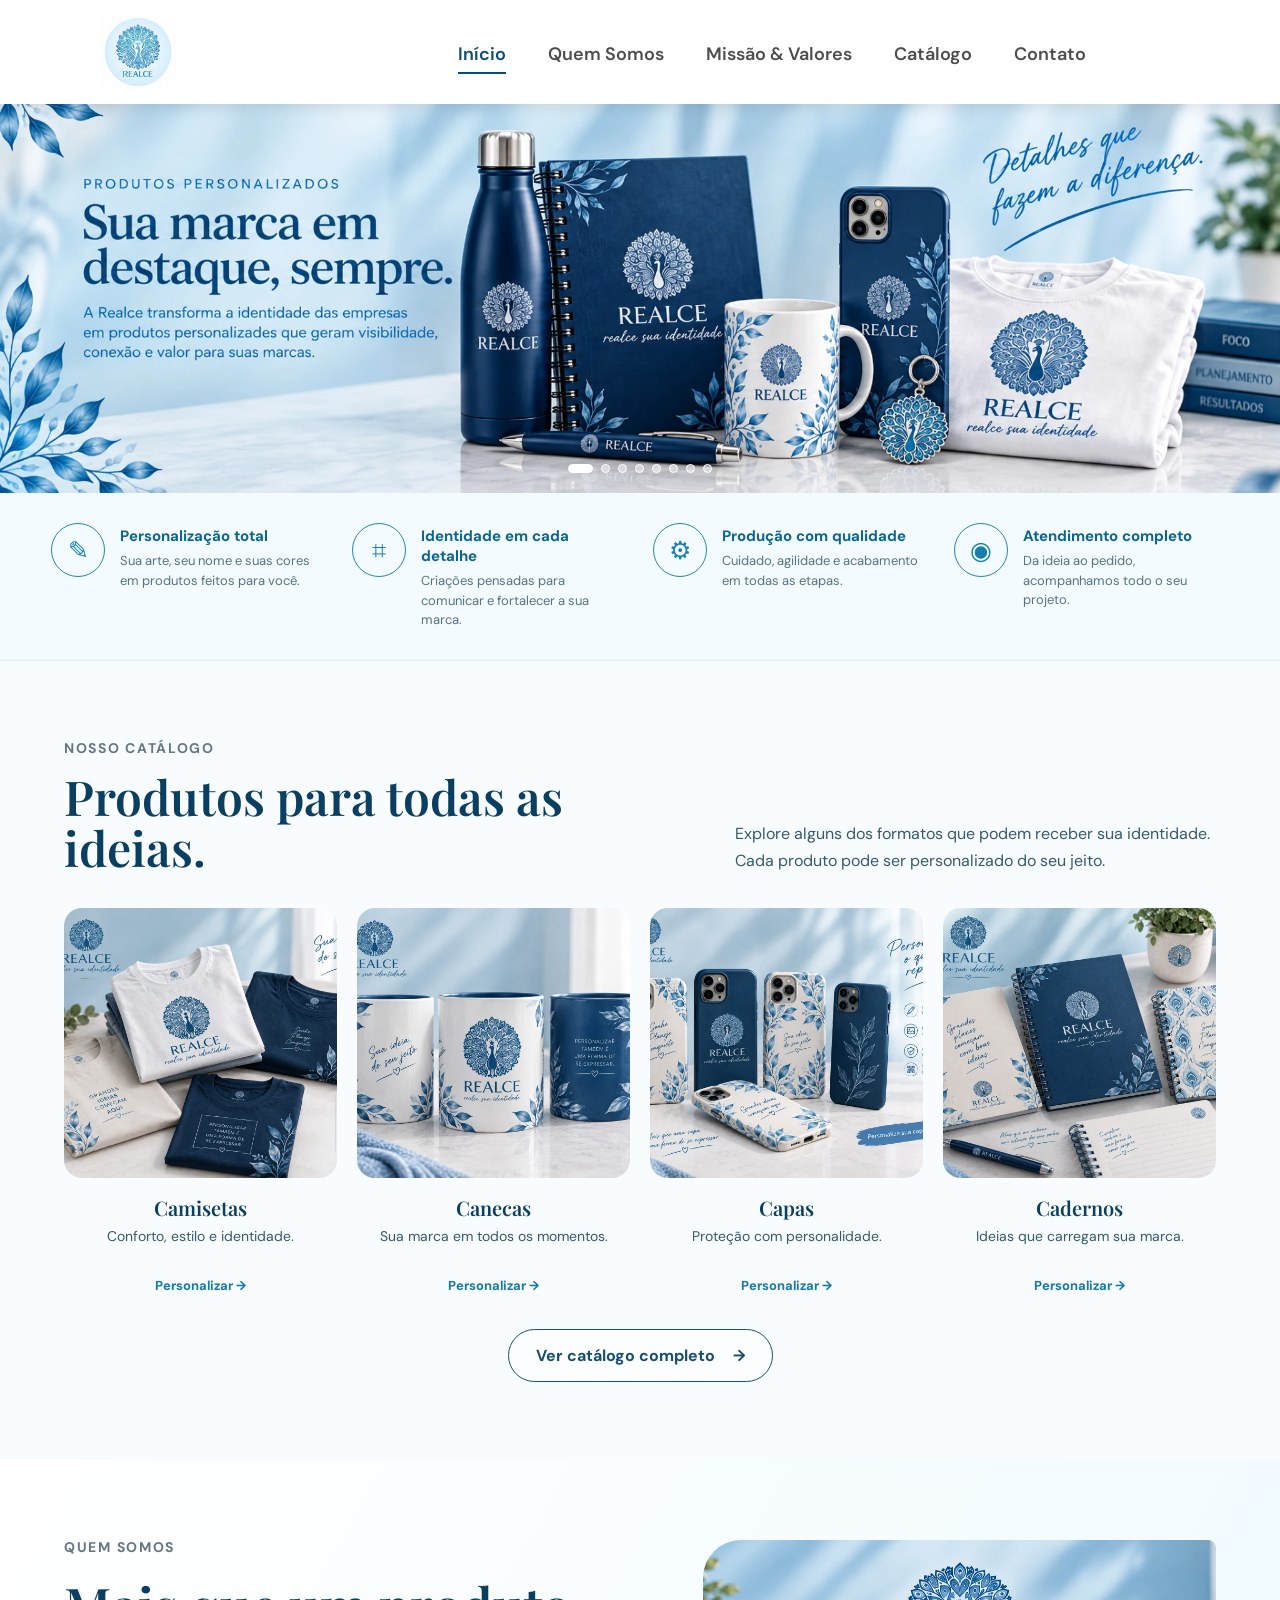
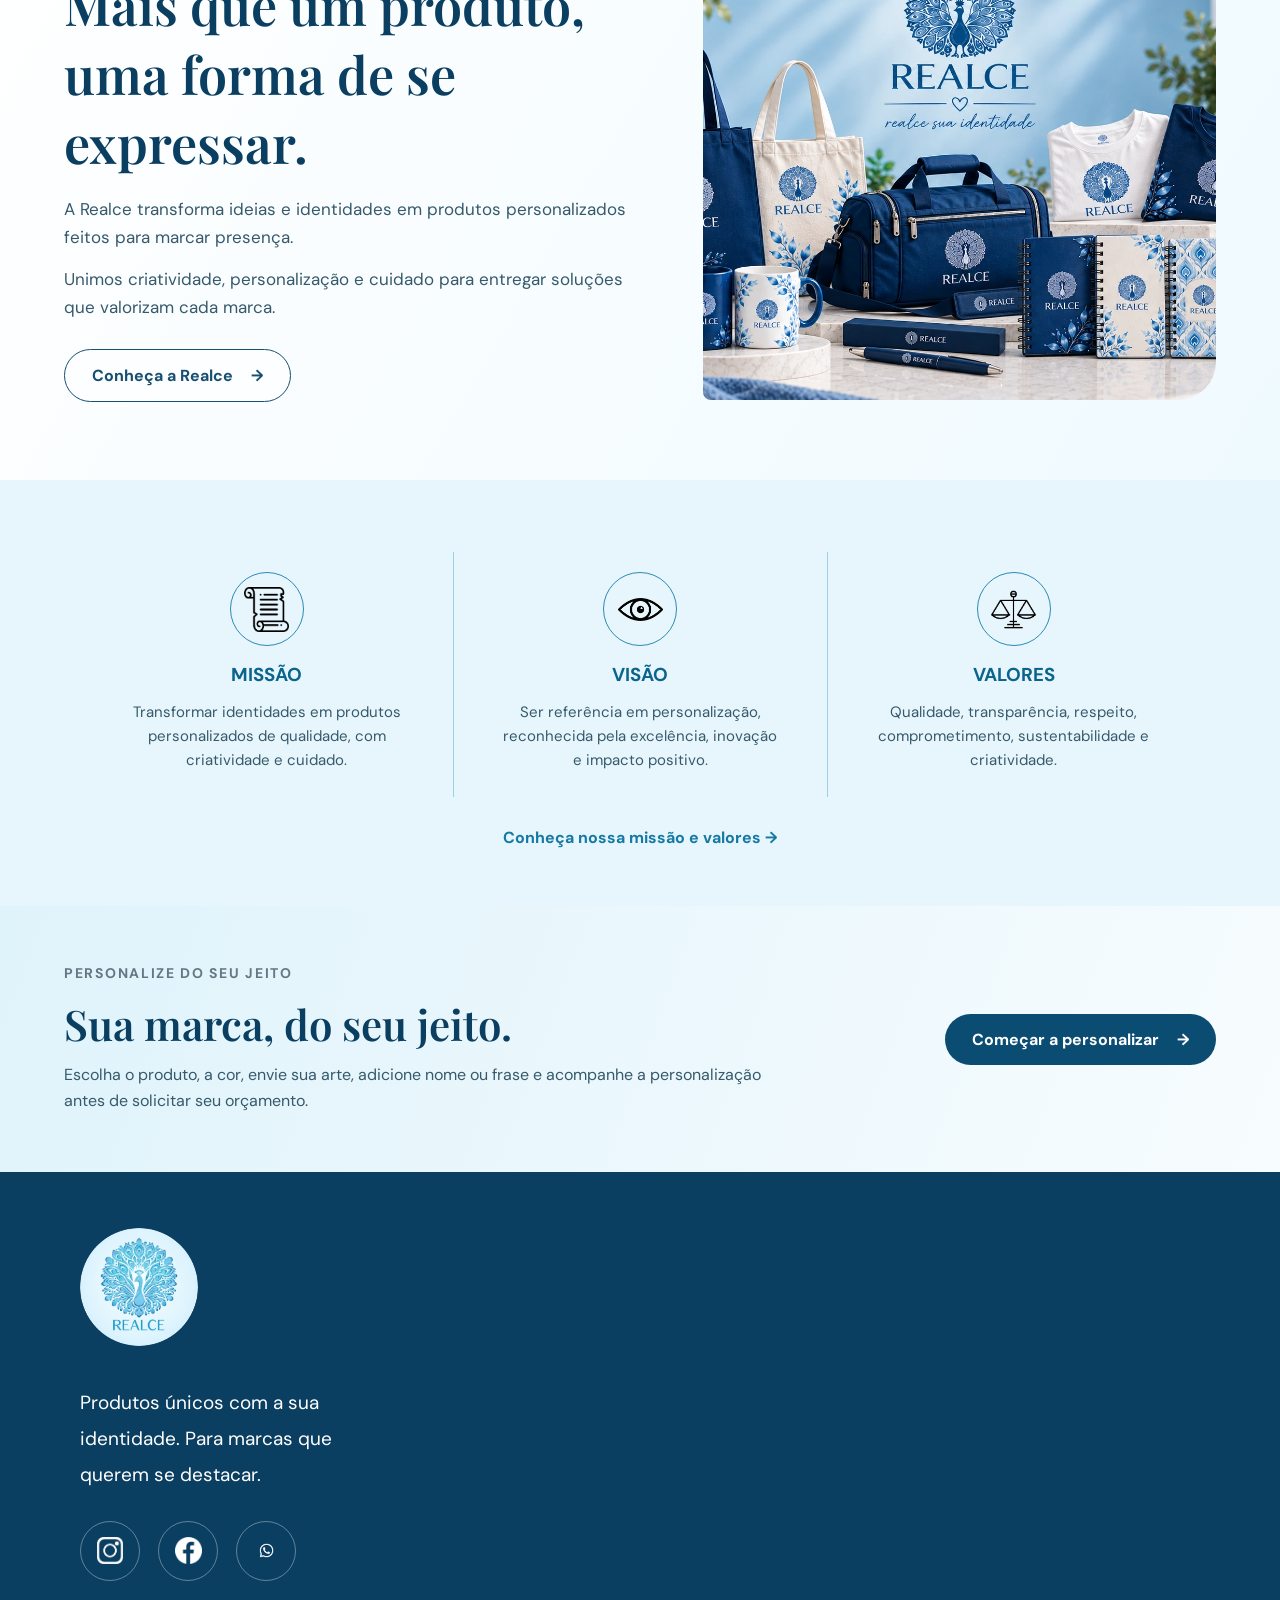
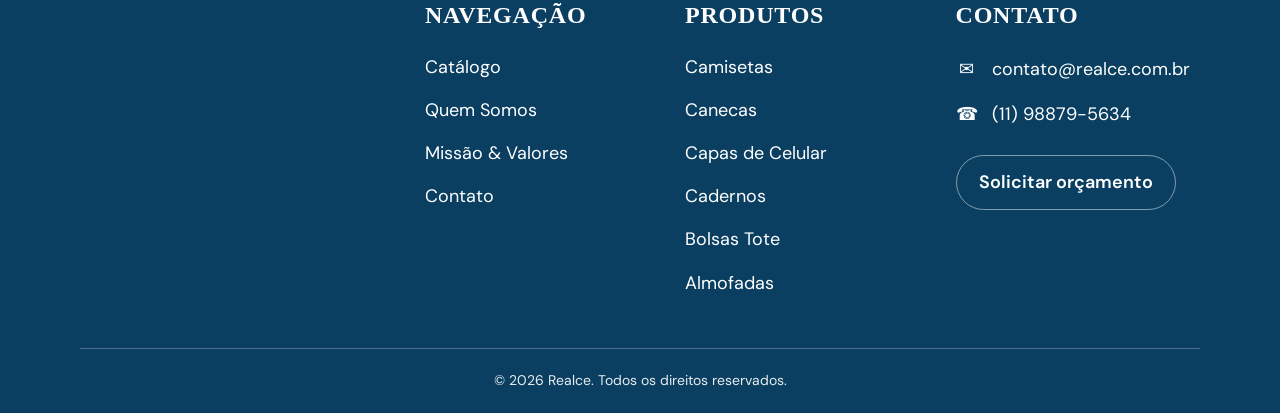
<file: index.html>
<!DOCTYPE html>
<html lang="pt-BR">
<head>
  <meta charset="UTF-8">
  <meta name="viewport" content="width=device-width, initial-scale=1.0">
  <meta name="description" content="Realce — produtos personalizados para marcas que querem se destacar.">
  <title>Realce</title>
  <link rel="preconnect" href="https://fonts.googleapis.com">
  <link rel="preconnect" href="https://fonts.gstatic.com" crossorigin>
  <link href="https://fonts.googleapis.com/css2?family=DM+Sans:wght@400;500;600;700&family=Playfair+Display:wght@500;600;700&display=swap" rel="stylesheet">
  <link rel="stylesheet" href="style.css">
  <link rel="stylesheet" href="site-shared.css">
  <link rel="icon" type="image/jpeg" href="img/logo.jpeg">
</head>
<body>
<header class="site-header">
  <div class="site-header-inner">
    <a href="index.html" class="site-logo" aria-label="Realce - Início"><img src="img/logo.jpeg" alt="Realce"></a>
    <nav class="site-desktop-nav" aria-label="Navegação principal">
      <a href="index.html">Início</a><a href="apresentacao.html">Quem Somos</a><a href="missao.html">Missão &amp; Valores</a><a href="catalogo.html">Catálogo</a><a href="contato.html">Contato</a>
    </nav>
    <button class="site-menu-toggle" id="siteMenuToggle" type="button" aria-label="Abrir menu" aria-expanded="false" aria-controls="siteMobileNav"><span></span><span></span><span></span></button>
  </div>
  <nav class="site-mobile-nav" id="siteMobileNav" aria-label="Navegação mobile">
    <a href="index.html">Início</a><a href="apresentacao.html">Quem Somos</a><a href="missao.html">Missão &amp; Valores</a><a href="catalogo.html">Catálogo</a><a href="contato.html">Contato</a>
  </nav>
</header>

<main>
  <section class="home-hero">
    <div class="home-hero-inner">
      <div class="home-hero-visual" aria-label="Galeria de produtos Realce">
        <div class="hero-slider" id="heroSlider">
          <div class="hero-slide is-active"><img src="img/home-slide-principal-v13.webp" alt="Produtos personalizados Realce"></div>
          <div class="hero-slide"><img src="img/camiseta-realce.jpeg" alt="Camisetas personalizadas Realce"></div>
          <div class="hero-slide"><img src="img/caneca-realce.jpeg" alt="Canecas personalizadas Realce"></div>
          <div class="hero-slide"><img src="img/caderno-realce.jpeg" alt="Cadernos personalizados Realce"></div>
          <div class="hero-slide"><img src="img/garrafa-realce.jpeg" alt="Garrafas personalizadas Realce"></div>
          <div class="hero-slide"><img src="img/ecobag-realce.jpeg" alt="Ecobags personalizadas Realce"></div>
          <div class="hero-slide"><img src="img/almofada-realce.jpeg" alt="Almofadas personalizadas Realce"></div>
          <div class="hero-slide"><img src="img/capa-celular-realce.jpeg" alt="Capas de celular personalizadas Realce"></div>
        </div>
        <button class="hero-arrow hero-prev" type="button" aria-label="Imagem anterior">‹</button>
        <button class="hero-arrow hero-next" type="button" aria-label="Próxima imagem">›</button>
        <div class="hero-dots" aria-label="Selecionar imagem"></div>
        <div class="hero-quick-actions"><a href="catalogo.html">Ver catálogo <span>→</span></a><a href="apresentacao.html">Conheça nossa história <span>→</span></a></div>
      </div>
    </div>
  </section>

  <section class="benefit-strip" aria-label="Diferenciais">
    <div class="benefit-grid">
      <article><span class="line-icon">✎</span><div><h3>Personalização total</h3><p>Sua arte, seu nome e suas cores em produtos feitos para você.</p></div></article>
      <article><span class="line-icon">⌗</span><div><h3>Identidade em cada detalhe</h3><p>Criações pensadas para comunicar e fortalecer a sua marca.</p></div></article>
      <article><span class="line-icon">⚙</span><div><h3>Produção com qualidade</h3><p>Cuidado, agilidade e acabamento em todas as etapas.</p></div></article>
      <article><span class="line-icon">◉</span><div><h3>Atendimento completo</h3><p>Da ideia ao pedido, acompanhamos todo o seu projeto.</p></div></article>
    </div>
  </section>

  <section class="home-products">
    <div class="home-products-heading">
      <div><p class="eyebrow">NOSSO CATÁLOGO</p><h2>Produtos para todas as ideias.</h2></div>
      <p>Explore alguns dos formatos que podem receber sua identidade. Cada produto pode ser personalizado do seu jeito.</p>
    </div>
    <div class="home-product-grid">
      <a href="produto.html?produto=camiseta" class="home-product-card"><div><img src="img/camiseta-realce.jpeg" alt="Camiseta personalizada"></div><h3>Camisetas</h3><p>Conforto, estilo e identidade.</p><span>Personalizar →</span></a>
      <a href="produto.html?produto=caneca" class="home-product-card"><div><img src="img/caneca-realce.jpeg" alt="Caneca personalizada"></div><h3>Canecas</h3><p>Sua marca em todos os momentos.</p><span>Personalizar →</span></a>
      <a href="produto.html?produto=capa de celular" class="home-product-card"><div><img src="img/capa-celular-realce.jpeg" alt="Capa de celular personalizada"></div><h3>Capas</h3><p>Proteção com personalidade.</p><span>Personalizar →</span></a>
      <a href="produto.html?produto=caderno" class="home-product-card"><div><img src="img/caderno-realce.jpeg" alt="Caderno personalizado"></div><h3>Cadernos</h3><p>Ideias que carregam sua marca.</p><span>Personalizar →</span></a>
    </div>
    <div class="home-products-action"><a class="outline-pill" href="catalogo.html">Ver catálogo completo <span>→</span></a></div>
  </section>

  <section class="home-about">
    <div class="home-section-grid">
      <div class="home-copy-block">
        <p class="eyebrow">QUEM SOMOS</p><h2>Mais que um produto, uma forma de se expressar.</h2>
        <p>A Realce transforma ideias e identidades em produtos personalizados feitos para marcar presença.</p>
        <p>Unimos criatividade, personalização e cuidado para entregar soluções que valorizam cada marca.</p>
        <a class="outline-pill" href="apresentacao.html">Conheça a Realce <span>→</span></a>
      </div>
      <div class="about-product-image"><img src="img/home-quem-somos-v14.webp" alt="Produto personalizado Realce"></div>
    </div>
  </section>

  <section class="values-preview">
    <div class="values-grid">
      <article><span class="value-icon"><img src="img/missao.png" alt="Missão"></span><h3>MISSÃO</h3><p>Transformar identidades em produtos personalizados de qualidade, com criatividade e cuidado.</p></article>
      <article><span class="value-icon"><img src="img/visao.png" alt="Visão"></span><h3>VISÃO</h3><p>Ser referência em personalização, reconhecida pela excelência, inovação e impacto positivo.</p></article>
      <article><span class="value-icon"><img src="img/valores.png" alt="Valores"></span><h3>VALORES</h3><p>Qualidade, transparência, respeito, comprometimento, sustentabilidade e criatividade.</p></article>
    </div>
    <a class="section-text-link" href="missao.html">Conheça nossa missão e valores →</a>
  </section>

  <section class="atelier-callout">
    <div><p class="eyebrow">PERSONALIZE DO SEU JEITO</p><h2>Sua marca, do seu jeito.</h2><p>Escolha o produto, a cor, envie sua arte, adicione nome ou frase e acompanhe a personalização antes de solicitar seu orçamento.</p></div>
    <a class="primary-pill" href="catalogo.html">Começar a personalizar <span>→</span></a>
  </section>
</main>


<footer class="site-footer" id="site-footer">
  <div class="site-footer-inner">
    <div class="site-footer-brand">
      <a class="site-footer-wordmark" href="index.html"><img src="img/logo-footer-realce.jpeg" alt="Realce" class="site-footer-logo-img"></a>
      <p>Produtos únicos com a sua identidade. Para marcas que querem se destacar.</p>
      <div class="site-socials">
        <a href="#" aria-label="Instagram"><img src="img/Instagram.png" alt=""></a>
        <a href="#" aria-label="Facebook"><img src="img/facebook.png" alt=""></a>
        <a href="#" aria-label="WhatsApp"><img src="img/whatsapp.webp" alt=""></a>
      </div>
    </div>

    <div class="site-footer-column">
        <h3>NAVEGAÇÃO</h3>
        <a href="catalogo.html">Catálogo</a>
        <a href="apresentacao.html">Quem Somos</a>
        <a href="missao.html">Missão &amp; Valores</a>
        <a href="contato.html">Contato</a>
    </div>

    <div class="site-footer-column">
        <h3>PRODUTOS</h3>
        <a href="produto.html?produto=camiseta">Camisetas</a>
        <a href="produto.html?produto=caneca">Canecas</a>
        <a href="produto.html?produto=capa de celular">Capas de Celular</a>
        <a href="produto.html?produto=caderno">Cadernos</a>
        <a href="produto.html?produto=bolsa tote">Bolsas Tote</a>
        <a href="produto.html?produto=almofada">Almofadas</a>
    </div>

    <div class="site-footer-column site-footer-contact">
        <h3>CONTATO</h3><a href="mailto:contato@realce.com.br">
        <span>✉</span> contato@realce.com.br</a>
        <a href="tel:+5511999990000"><span>☎</span> (11) 98879-5634</a>
        <a class="site-budget-button" href="contato.html">Solicitar orçamento</a>
    </div>

  </div>
  <div class="site-copyright">© 2026 Realce. Todos os direitos reservados.</div>
</footer>
<script src="site-shared.js"></script>
<script>
(function(){
 const root=document.getElementById('heroSlider'); if(!root)return;
 const slides=[...root.querySelectorAll('.hero-slide')], dotsBox=document.querySelector('.hero-dots'); let current=0,timer;
 slides.forEach((_,i)=>{const b=document.createElement('button');b.type='button';b.setAttribute('aria-label','Mostrar imagem '+(i+1));b.addEventListener('click',()=>show(i,true));dotsBox.appendChild(b)});
 const dots=[...dotsBox.children];
 function show(i,restart){slides[current].classList.remove('is-active');dots[current]?.classList.remove('is-active');current=(i+slides.length)%slides.length;slides[current].classList.add('is-active');dots[current]?.classList.add('is-active');if(restart)auto()}
 function auto(){clearInterval(timer);timer=setInterval(()=>show(current+1,false),4500)}
 document.querySelector('.hero-prev')?.addEventListener('click',()=>show(current-1,true));document.querySelector('.hero-next')?.addEventListener('click',()=>show(current+1,true));
 dots[0]?.classList.add('is-active'); auto();
 root.closest('.home-hero-visual')?.addEventListener('mouseenter',()=>clearInterval(timer));root.closest('.home-hero-visual')?.addEventListener('mouseleave',auto);
})();
</script>
</body>
</html>
</file>
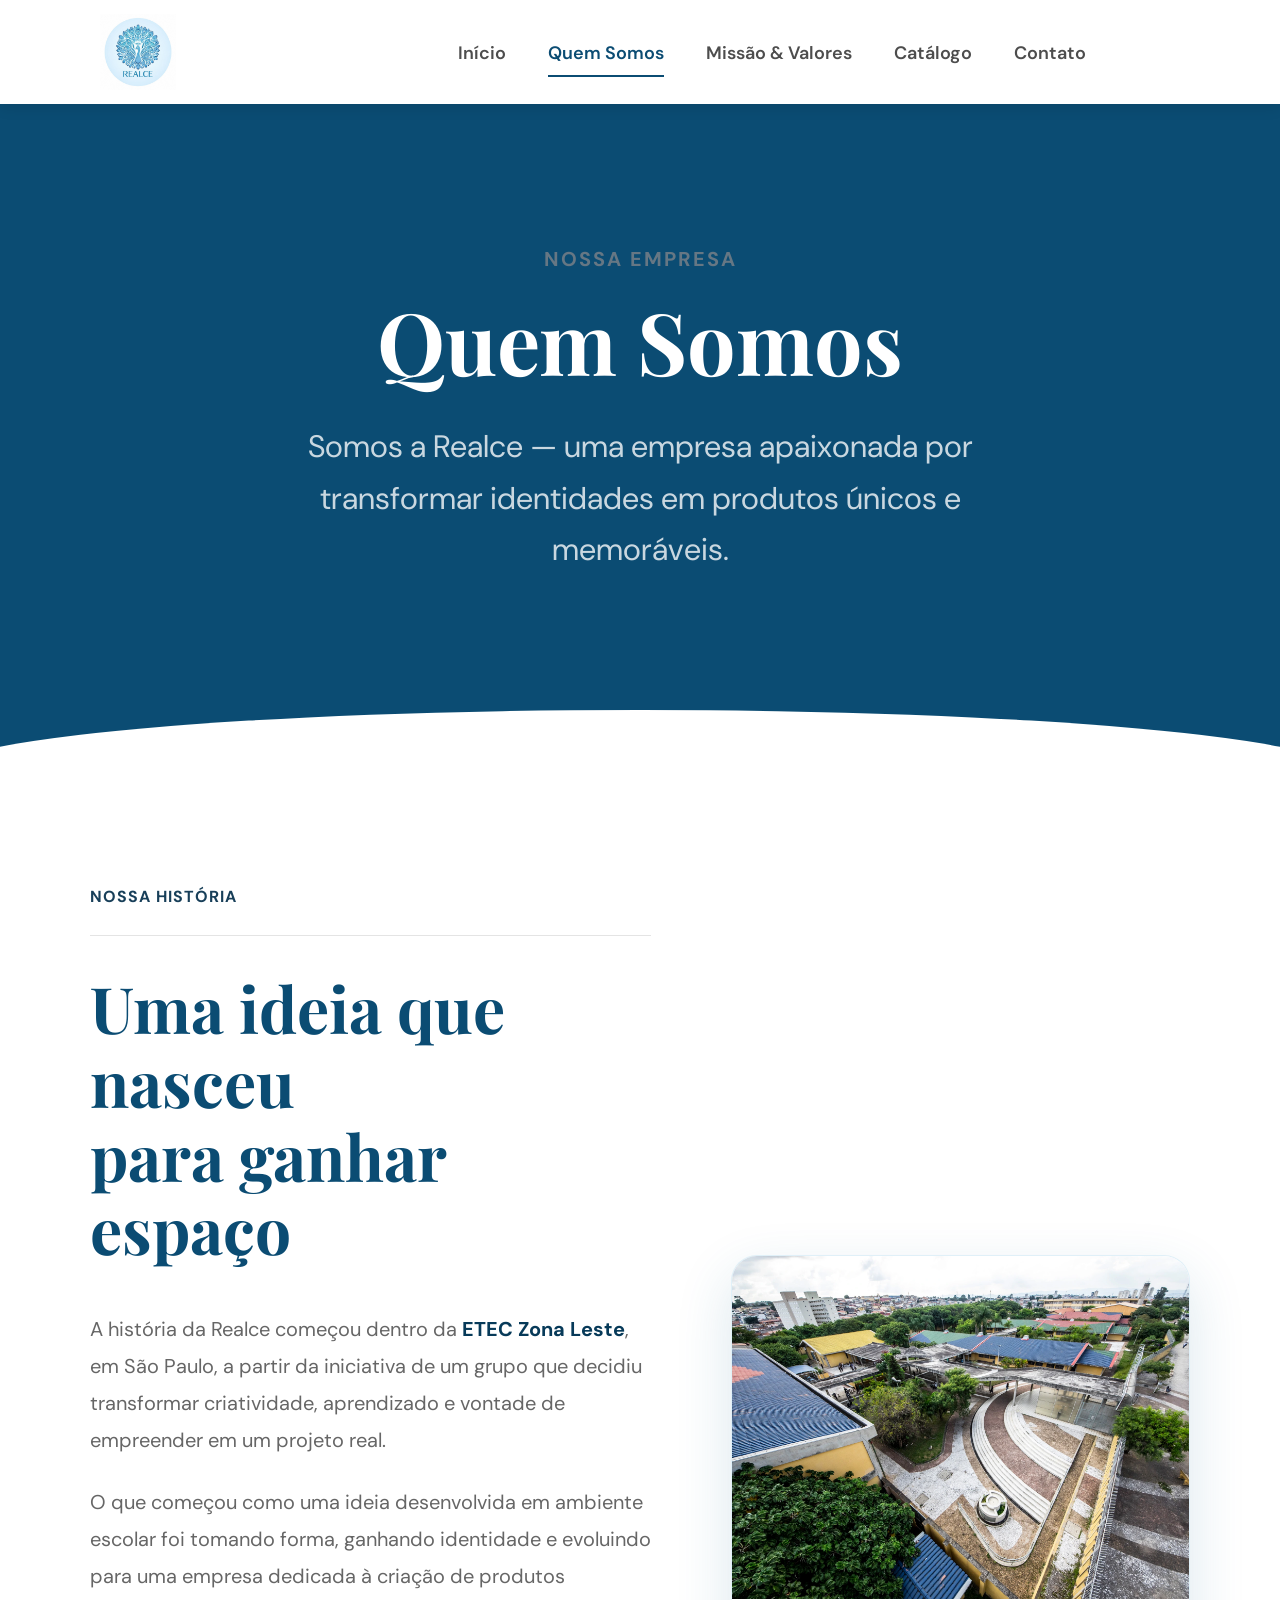
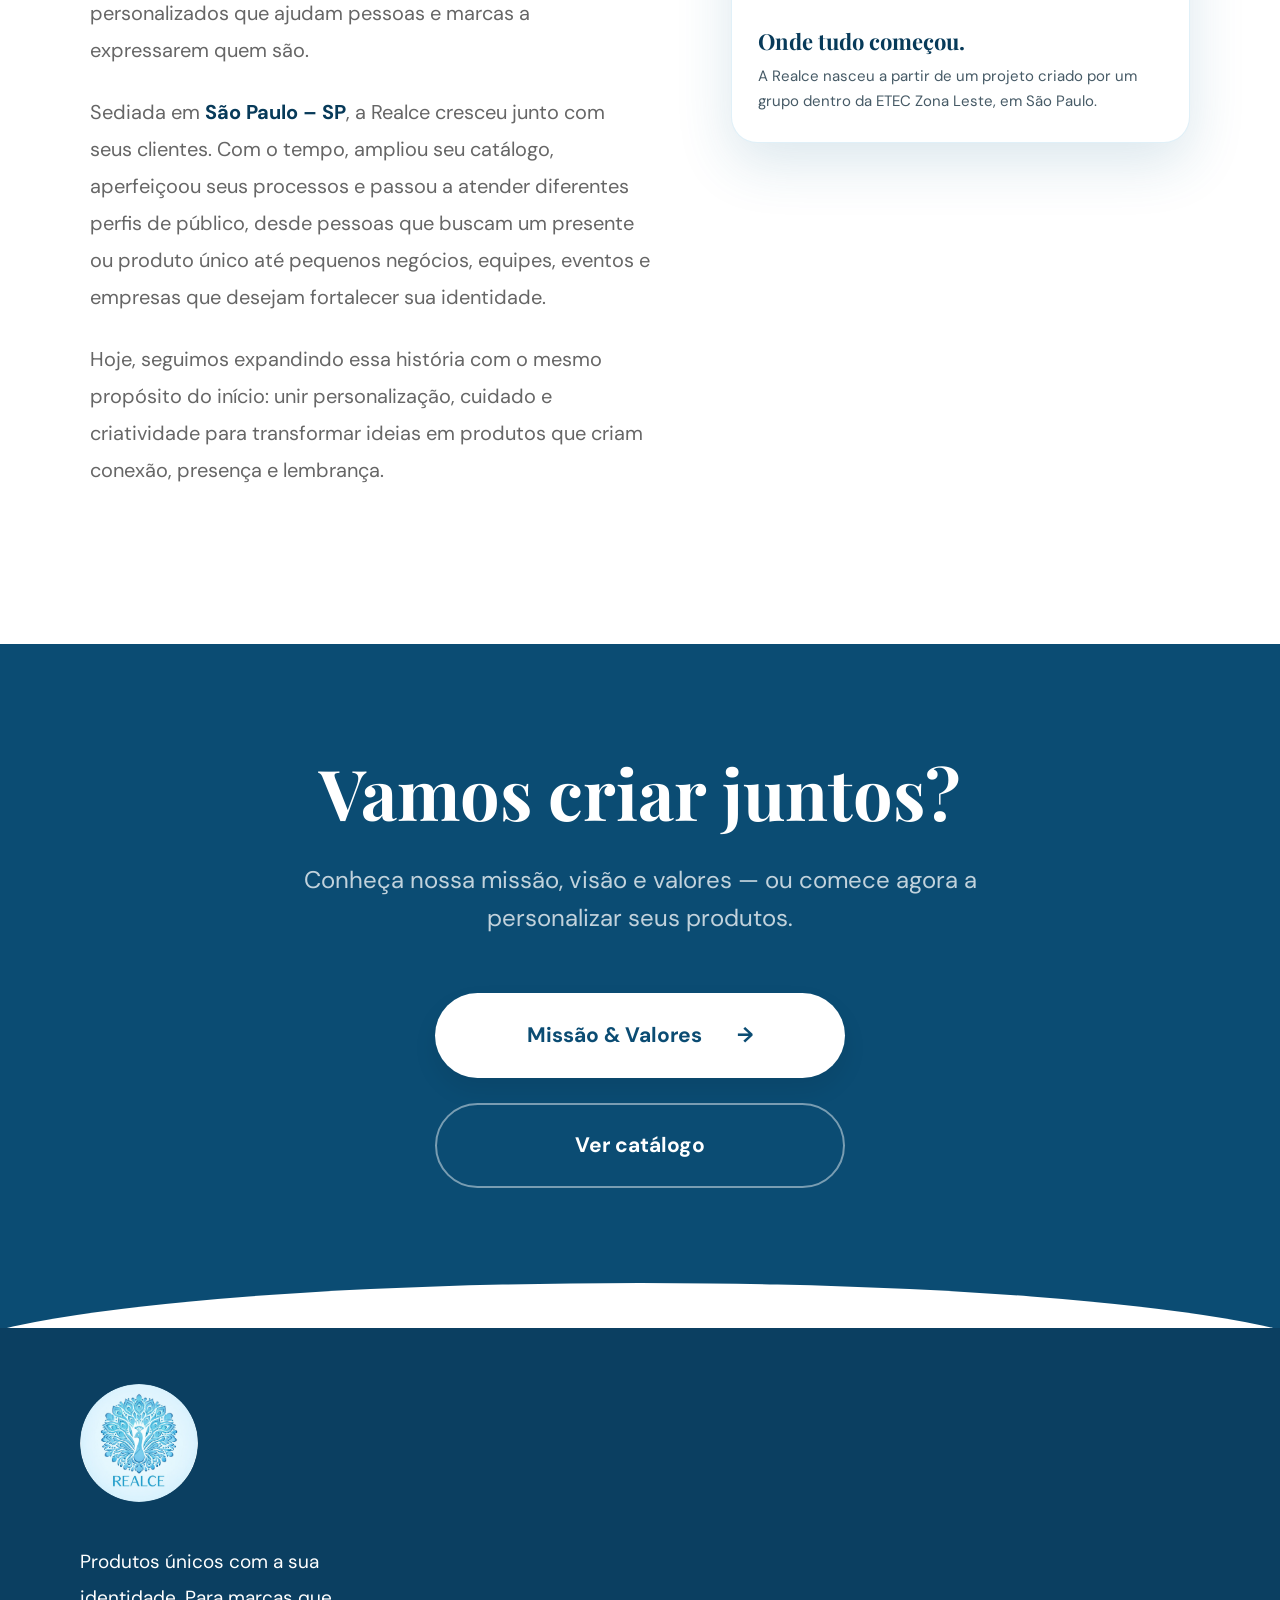
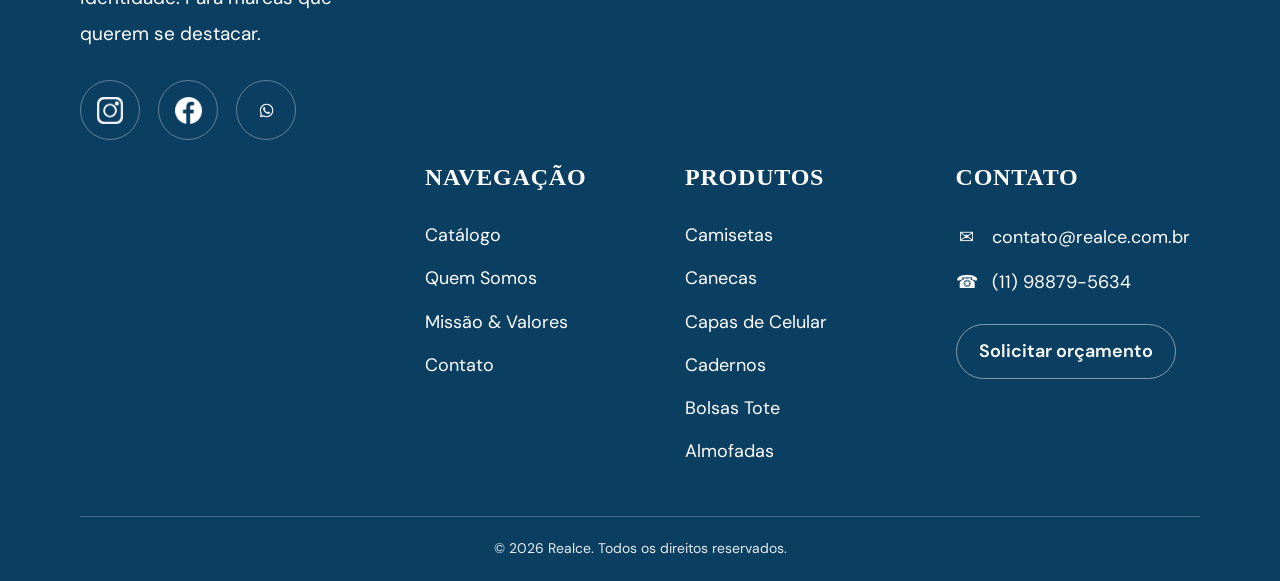
<file: apresentacao.html>
<!DOCTYPE html>
<html lang="pt-BR">

<head>
    <meta charset="UTF-8">

    <meta
        name="viewport"
        content="width=device-width, initial-scale=1.0"
    >

    <title>Quem Somos</title>

    <link rel="stylesheet" href="apresentacao.css">

    <!-- Fontes -->
    <link rel="preconnect" href="https://fonts.googleapis.com">
    <link rel="preconnect" href="https://fonts.gstatic.com" crossorigin>

    <link
        href="https://fonts.googleapis.com/css2?family=DM+Sans:wght@400;500;600;700&family=Playfair+Display:ital,wght@0,600;0,700;1,500&display=swap"
        rel="stylesheet"
    >
    <link rel="stylesheet" href="site-shared.css">
    <link rel="icon" type="image/jpeg" href="img/logo.jpeg">
</head>


<body>

    <!-- ============================= -->
    <!-- CABEÇALHO -->
    <!-- ============================= -->

    <header class="site-header">
  <div class="site-header-inner">
    <a href="index.html" class="site-logo" aria-label="Realce - Início"><img src="img/logo.jpeg" alt="Realce"></a>
    <nav class="site-desktop-nav" aria-label="Navegação principal">
      <a href="index.html">Início</a>
      <a href="apresentacao.html">Quem Somos</a>
      <a href="missao.html">Missão &amp; Valores</a>
      <a href="catalogo.html">Catálogo</a>
      <a href="contato.html">Contato</a>
    </nav>
    <button class="site-menu-toggle" id="siteMenuToggle" type="button" aria-label="Abrir menu" aria-expanded="false" aria-controls="siteMobileNav"><span></span><span></span><span></span></button>
  </div>
  <nav class="site-mobile-nav" id="siteMobileNav" aria-label="Navegação mobile">
    <a href="index.html">Início</a><a href="apresentacao.html">Quem Somos</a><a href="missao.html">Missão &amp; Valores</a><a href="catalogo.html">Catálogo</a><a href="contato.html">Contato</a>
  </nav>
</header>
<!-- elementos de compatibilidade para scripts antigos; não são exibidos -->
<div class="site-legacy-compat" aria-hidden="true">
  <button id="menuButton" class="menu-button" type="button"></button><div id="mobileNav" class="mobile-nav"></div>
  <button id="menuBtn" class="menu-btn" type="button"></button><div id="mobileMenu" class="mobile-menu"></div><div id="menu" class="menu"></div>
</div>



    <main>


        <!-- ============================= -->
        <!-- HERO / QUEM SOMOS -->
        <!-- ============================= -->

        <section class="hero">

            <div class="hero-content">

                <span class="section-label hero-label">
                    NOSSA EMPRESA
                </span>

                <h1>
                    Quem Somos
                </h1>

                <p>
                    Somos a Realce — uma empresa apaixonada por
                    transformar identidades em produtos únicos
                    e memoráveis.
                </p>

            </div>

            <div class="hero-wave"></div>

        </section>



        <!-- ============================= -->
        <!-- NOSSA HISTÓRIA -->
        <!-- ============================= -->

        <section class="history">

            <div class="history-container">

                <div class="history-text">

                    <span class="section-label">
                        NOSSA HISTÓRIA
                    </span>

                    <div class="small-line"></div>

                    <h2>
                        Uma ideia que nasceu<br>
                        para ganhar espaço
                    </h2>

                    <p>
                        A história da Realce começou dentro da <strong>ETEC Zona Leste</strong>,
                        em São Paulo, a partir da iniciativa de um grupo que decidiu transformar
                        criatividade, aprendizado e vontade de empreender em um projeto real.
                    </p>

                    <p>
                        O que começou como uma ideia desenvolvida em ambiente escolar foi tomando
                        forma, ganhando identidade e evoluindo para uma empresa dedicada à criação
                        de produtos personalizados que ajudam pessoas e marcas a expressarem quem são.
                    </p>

                    <p>
                        Sediada em <strong>São Paulo – SP</strong>, a Realce cresceu junto com seus
                        clientes. Com o tempo, ampliou seu catálogo, aperfeiçoou seus processos e
                        passou a atender diferentes perfis de público, desde pessoas que buscam um
                        presente ou produto único até pequenos negócios, equipes, eventos e empresas
                        que desejam fortalecer sua identidade.
                    </p>

                    <p>
                        Hoje, seguimos expandindo essa história com o mesmo propósito do início:
                        unir personalização, cuidado e criatividade para transformar ideias em
                        produtos que criam conexão, presença e lembrança.
                    </p>

                </div>

                <figure class="history-photo-card">
                    <img
                        src="img/etec-zona-leste-historia.webp"
                        alt="Vista da ETEC Zona Leste, em São Paulo, onde surgiu a ideia da Realce"
                    >
                    <figcaption>
                        <strong>Onde tudo começou.</strong>
                        A Realce nasceu a partir de um projeto criado por um grupo dentro da ETEC Zona Leste, em São Paulo.
                    </figcaption>
                </figure>

            </div>

        </section>



        <!-- ============================= -->
        <!-- CTA FINAL -->
        <!-- ============================= -->

        <section class="cta">

            <div class="cta-content">

                <h2>
                    Vamos criar juntos?
                </h2>

                <p>
                    Conheça nossa missão, visão e valores —
                    ou comece agora a personalizar seus produtos.
                </p>


                <div class="cta-buttons">

                    <a
                        href="missao.html"
                        class="button button-white"
                    >
                        Missão & Valores
                        <span>→</span>
                    </a>


                    <a
                        href="catalogo.html"
                        class="button button-outline"
                    >
                        Ver catálogo
                    </a>

                </div>

            </div>

            <div class="cta-wave"></div>

        </section>


    </main>



    <!-- ============================= -->
    <!-- JAVASCRIPT DO MENU -->
    <!-- ============================= -->

    <script>

        const menuButton = document.getElementById("menuButton");
        const menu = document.getElementById("menu");


        menuButton.addEventListener("click", () => {

            menu.classList.toggle("open");
            menuButton.classList.toggle("active");

            const aberto = menu.classList.contains("open");

            menuButton.setAttribute(
                "aria-expanded",
                aberto
            );

        });


        /* Fecha menu ao clicar em algum link */

        document.querySelectorAll(".menu a").forEach(link => {

            link.addEventListener("click", () => {

                menu.classList.remove("open");
                menuButton.classList.remove("active");

                menuButton.setAttribute(
                    "aria-expanded",
                    "false"
                );

            });

        });

    </script>


<footer id="site-footer" class="site-footer">
  <div class="site-footer-inner">
    <div class="site-footer-brand">
      <a href="index.html" class="site-footer-wordmark" aria-label="Página inicial"><img src="img/logo-footer-realce.jpeg" alt="Realce" class="site-footer-logo-img"></a>
      <p>Produtos únicos com a sua identidade. Para marcas que querem se destacar.</p>
      <div class="site-socials" aria-label="Redes sociais">
        <a href="#" aria-label="Instagram"><img src="img/Instagram.png" alt=""></a>
        <a href="#" aria-label="Facebook"><img src="img/facebook.png" alt=""></a>
        <a href="#" aria-label="WhatsApp"><img src="img/whatsapp.webp" alt=""></a>
      </div>
    </div>

    <div class="site-footer-column">
      <h3>NAVEGAÇÃO</h3>
      <a href="catalogo.html">Catálogo</a>
      <a href="apresentacao.html">Quem Somos</a>
      <a href="missao.html">Missão &amp; Valores</a>
      <a href="contato.html">Contato</a>
    </div>

    <div class="site-footer-column">
      <h3>PRODUTOS</h3>
      <a href="produto.html?produto=Camiseta">Camisetas</a>
      <a href="produto.html?produto=Caneca">Canecas</a>
      <a href="produto.html?produto=Capa%20de%20Celular">Capas de Celular</a>
      <a href="produto.html?produto=Caderno">Cadernos</a>
      <a href="produto.html?produto=Bolsa%20Tote">Bolsas Tote</a>
      <a href="produto.html?produto=Almofada">Almofadas</a>
    </div>

    <div class="site-footer-column site-footer-contact">
      <h3>CONTATO</h3>
      <a href="mailto:contato@realce.com.br"><span>✉</span> contato@realce.com.br</a>
      <a href="tel:+5511999990000"><span>☎</span> (11) 98879-5634</a>
      <a class="site-budget-button" href="contato.html">Solicitar orçamento</a>
    </div>
  </div>
  <div class="site-copyright">© 2026 Realce. Todos os direitos reservados.</div>
</footer>
<script src="site-shared.js"></script>
</body>

</html>
</file>
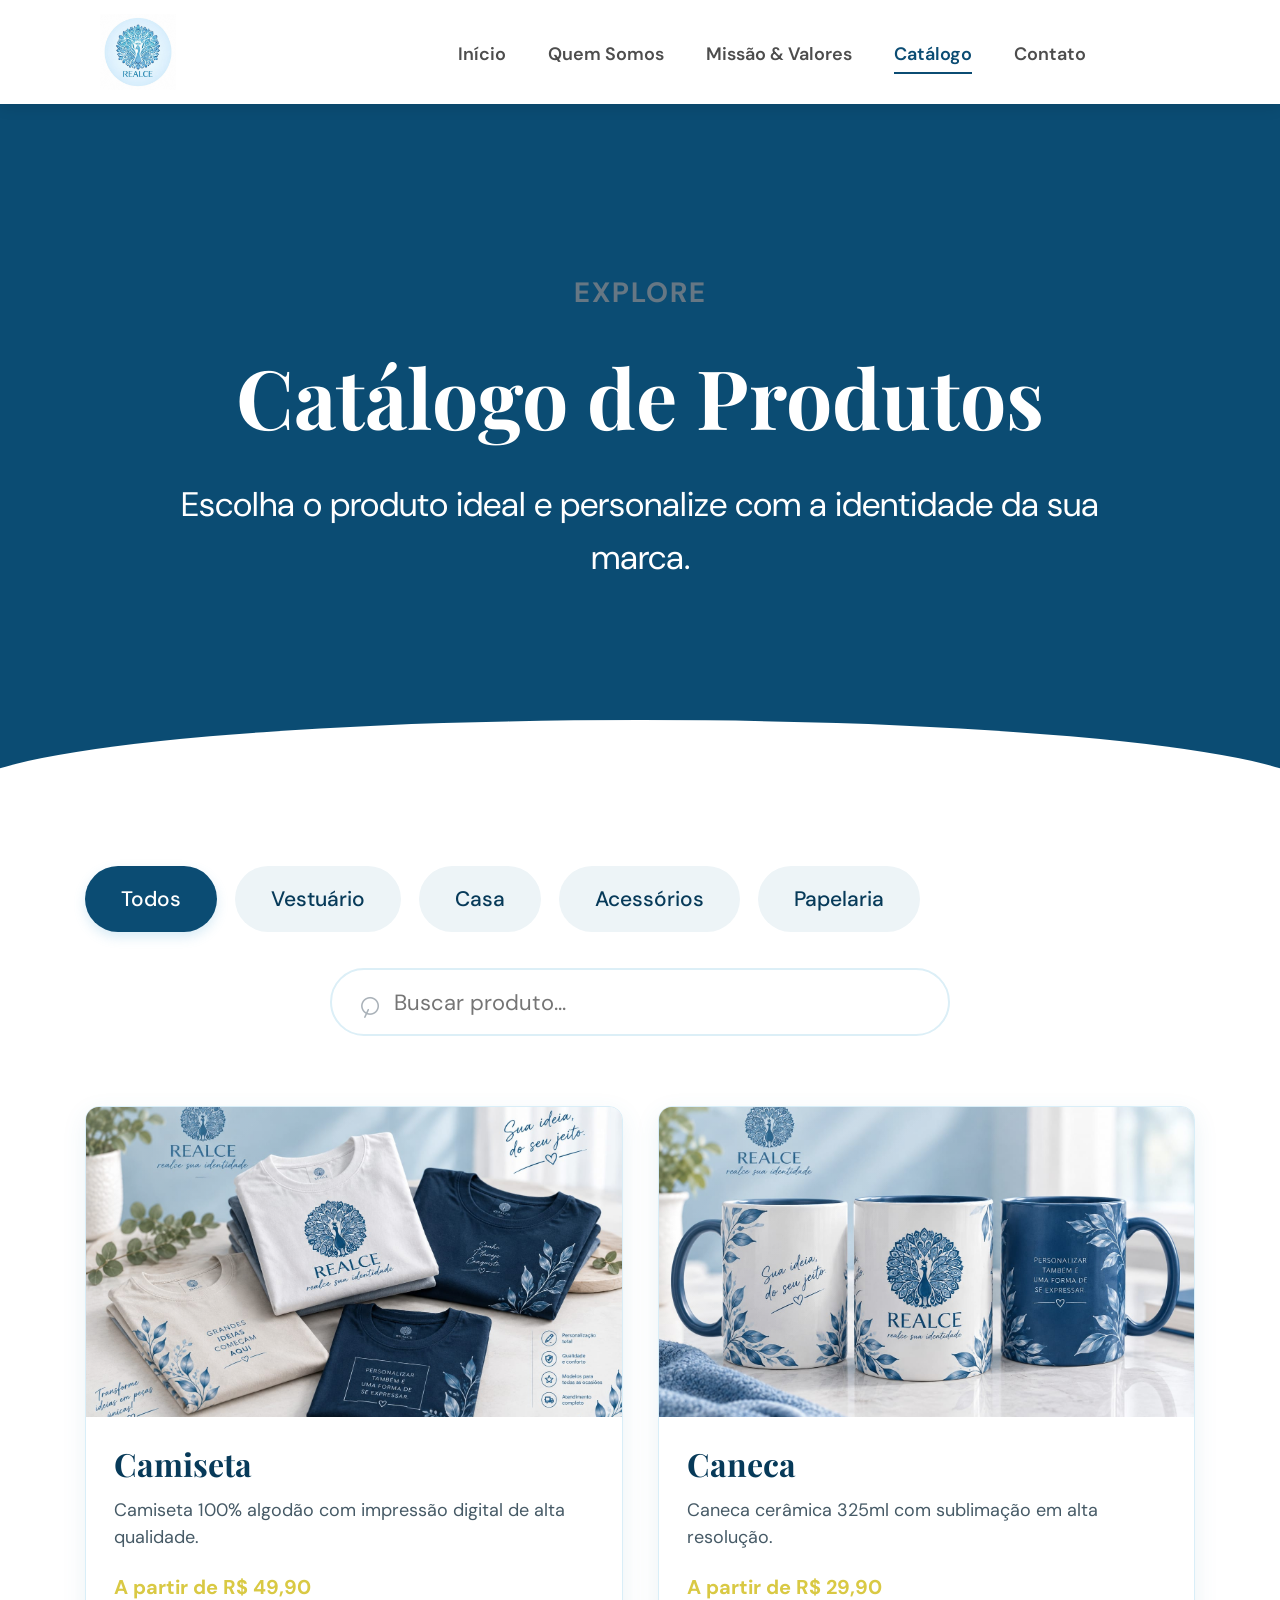
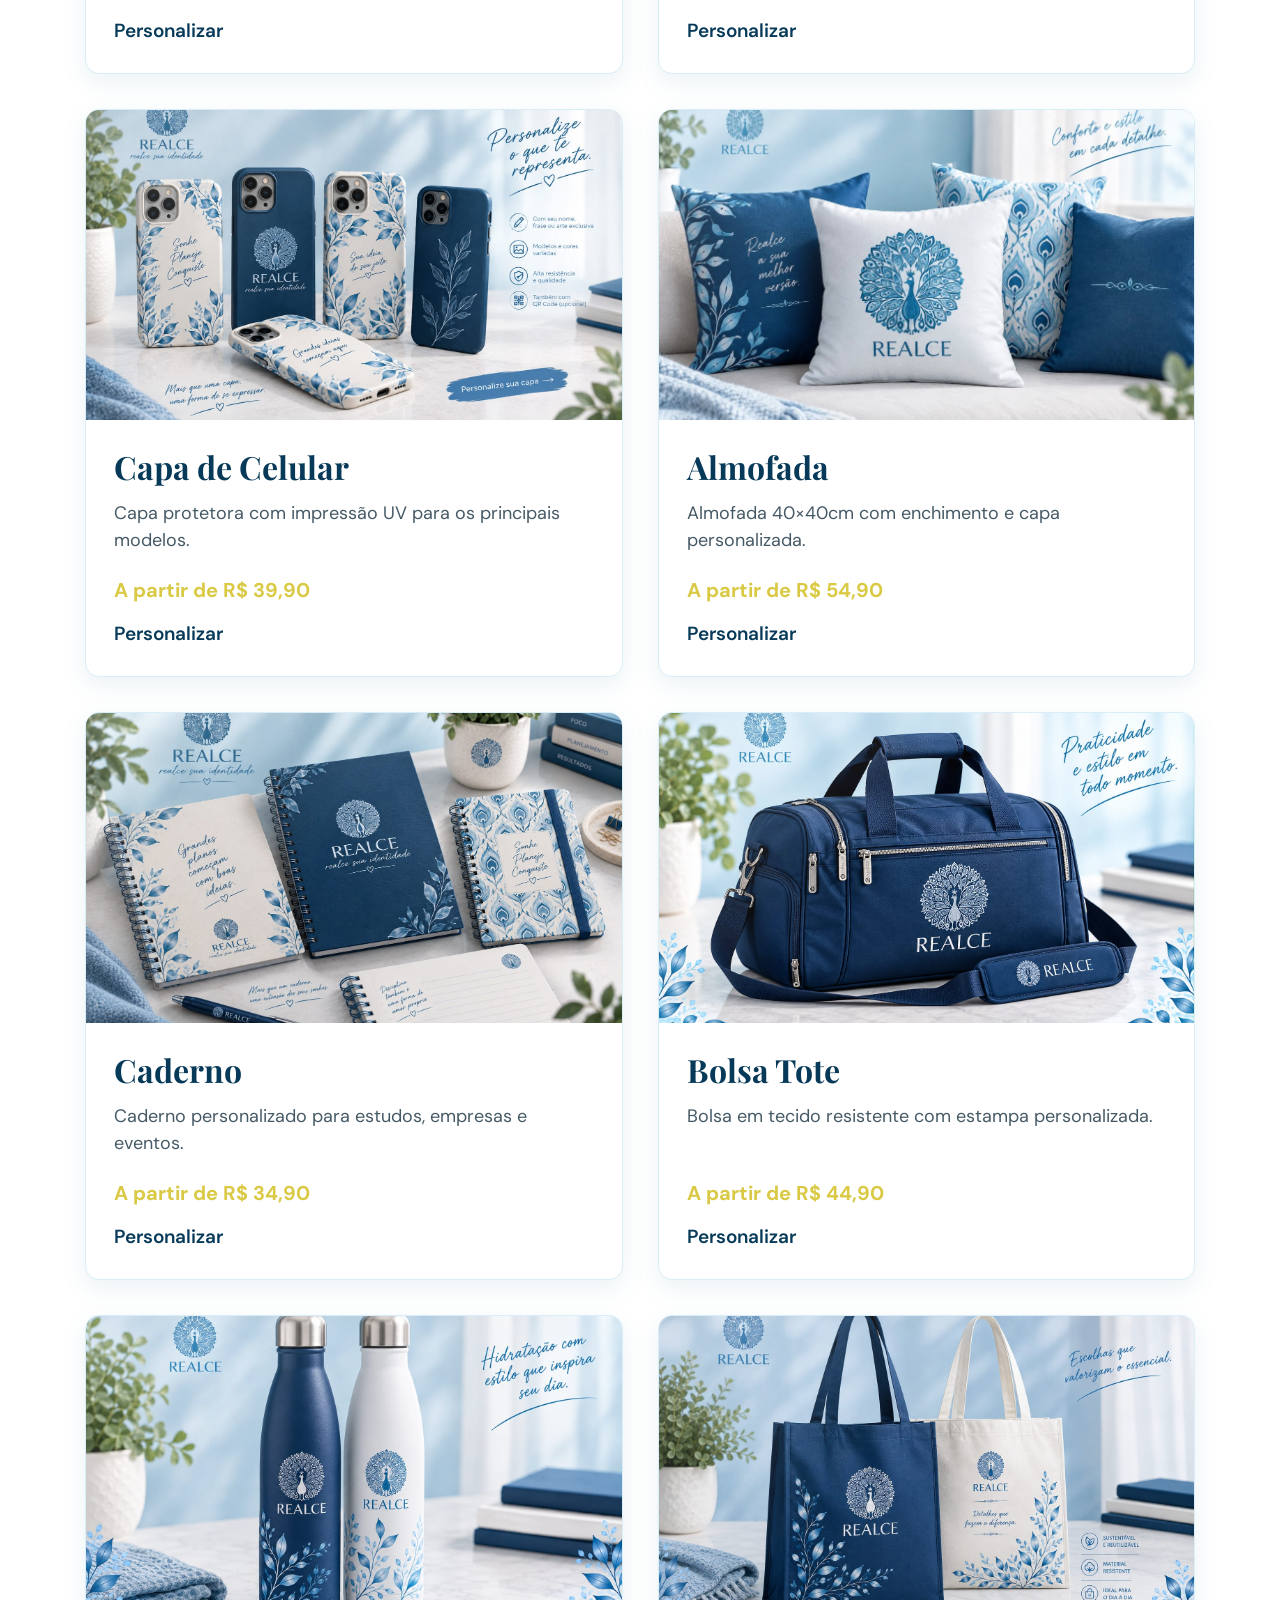
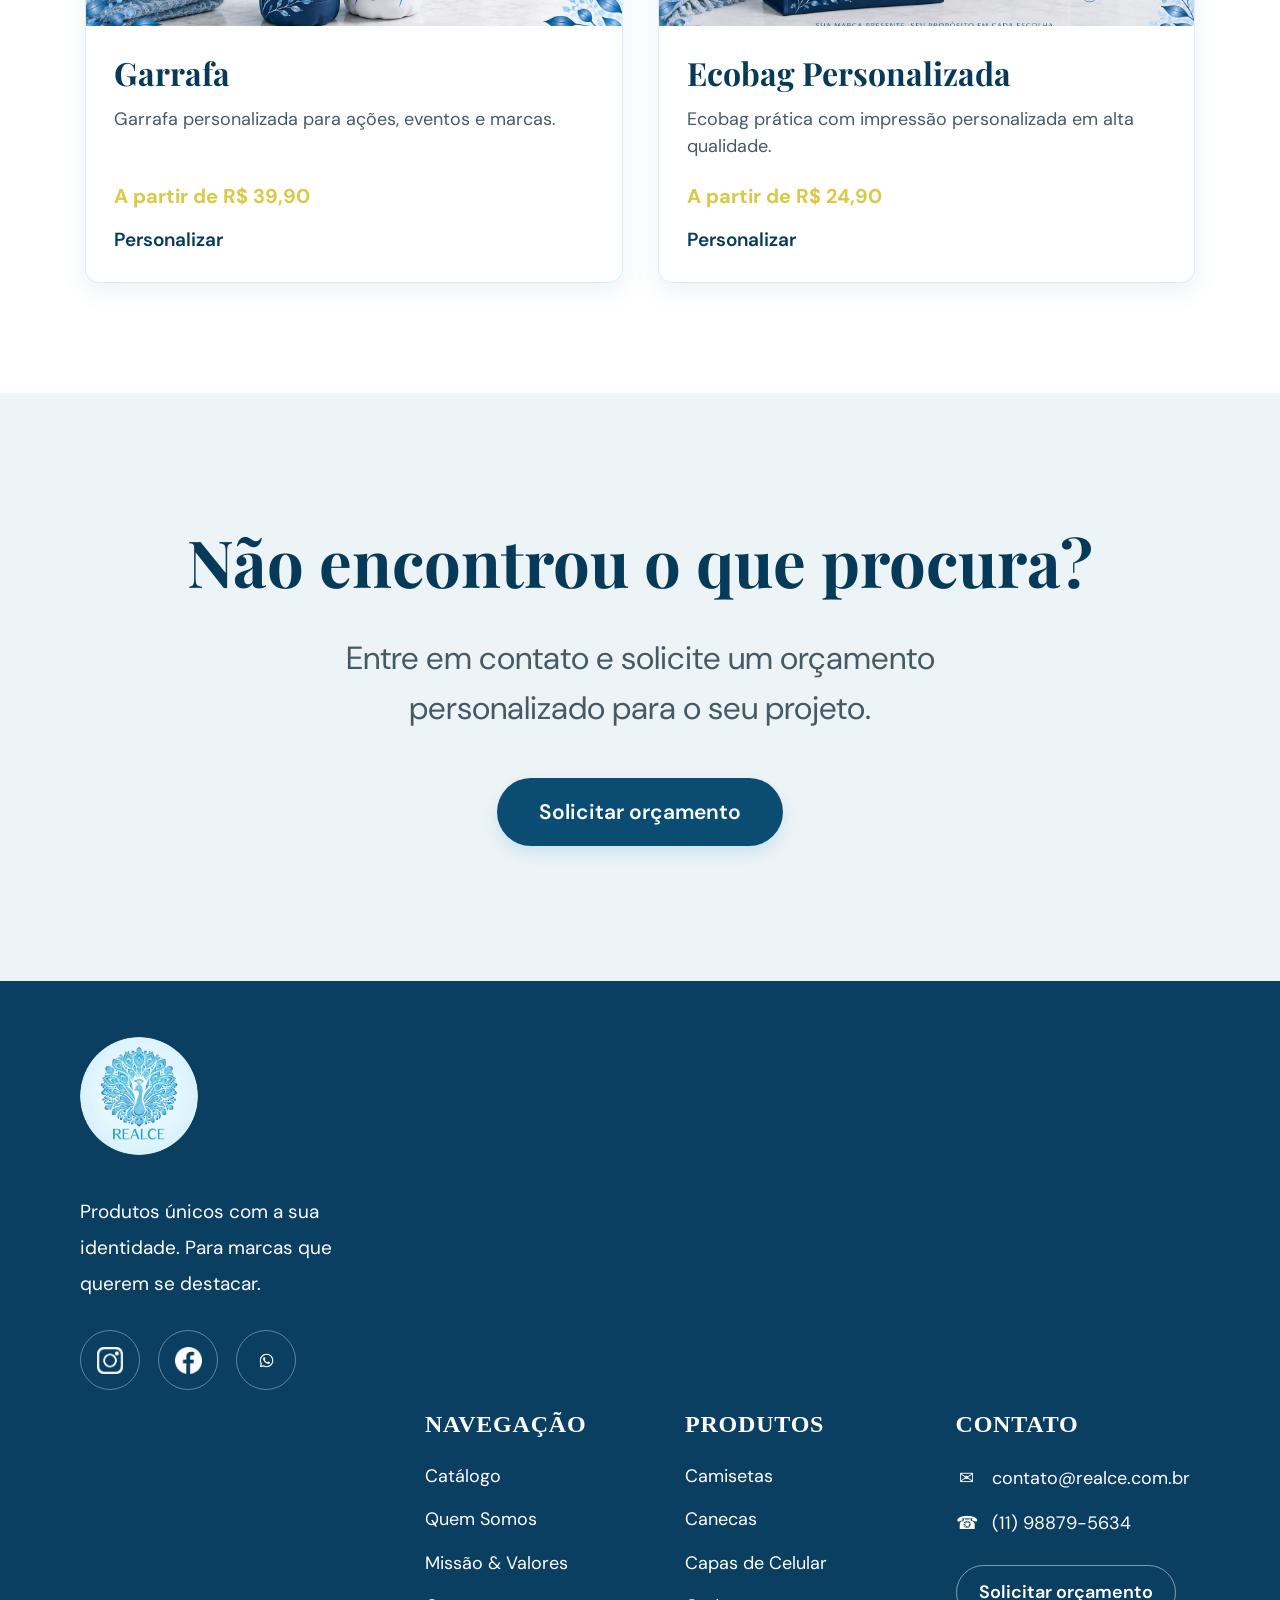
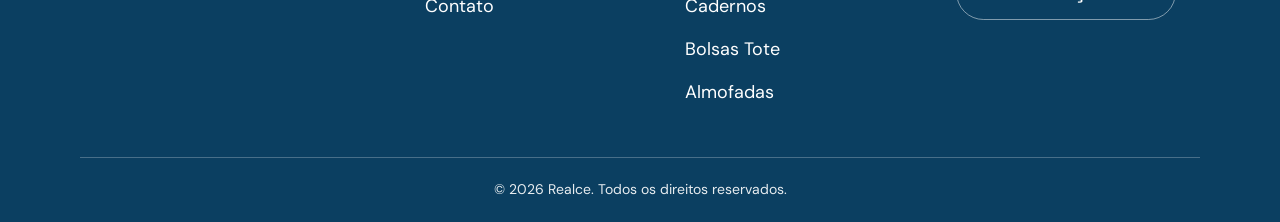
<file: catalogo.html>
<!DOCTYPE html>
<html lang="pt-BR">
<head>
  <meta charset="UTF-8">
  <meta name="viewport" content="width=device-width, initial-scale=1.0">
  <meta name="description" content="Explore - Catálogo de Produtos personalizados">
  <title>Catálogo de Produtos</title>
  <link rel="stylesheet" href="catalogo.css">
    <link rel="stylesheet" href="site-shared.css">
    <link rel="icon" type="image/jpeg" href="img/logo.jpeg">
</head>
<body>

  <header class="site-header">
  <div class="site-header-inner">
    <a href="index.html" class="site-logo" aria-label="Realce - Início"><img src="img/logo.jpeg" alt="Realce"></a>
    <nav class="site-desktop-nav" aria-label="Navegação principal">
      <a href="index.html">Início</a>
      <a href="apresentacao.html">Quem Somos</a>
      <a href="missao.html">Missão &amp; Valores</a>
      <a href="catalogo.html">Catálogo</a>
      <a href="contato.html">Contato</a>
    </nav>
    <button class="site-menu-toggle" id="siteMenuToggle" type="button" aria-label="Abrir menu" aria-expanded="false" aria-controls="siteMobileNav"><span></span><span></span><span></span></button>
  </div>
  <nav class="site-mobile-nav" id="siteMobileNav" aria-label="Navegação mobile">
    <a href="index.html">Início</a><a href="apresentacao.html">Quem Somos</a><a href="missao.html">Missão &amp; Valores</a><a href="catalogo.html">Catálogo</a><a href="contato.html">Contato</a>
  </nav>
</header>
<!-- elementos de compatibilidade para scripts antigos; não são exibidos -->
<div class="site-legacy-compat" aria-hidden="true">
  <button id="menuButton" class="menu-button" type="button"></button><div id="mobileNav" class="mobile-nav"></div>
  <button id="menuBtn" class="menu-btn" type="button"></button><div id="mobileMenu" class="mobile-menu"></div><div id="menu" class="menu"></div>
</div>

  <main>
    <section class="hero">
      <div class="hero-content">
        <p class="eyebrow">EXPLORE</p>
        <h1>Catálogo de Produtos</h1>
        <p>Escolha o produto ideal e personalize com a identidade da sua marca.</p>
      </div>
      <div class="hero-wave"></div>
    </section>

    <section class="catalog" id="catalogo">
      <div class="filters" aria-label="Categorias">
        <button class="filter active" data-category="todos">Todos</button>
        <button class="filter" data-category="vestuario">Vestuário</button>
        <button class="filter" data-category="casa">Casa</button>
        <button class="filter" data-category="acessorios">Acessórios</button>
        <button class="filter" data-category="papelaria">Papelaria</button>
      </div>

      <div class="search-box">
        <span class="search-icon">⌕</span>
        <input id="searchInput" type="search" placeholder="Buscar produto..." aria-label="Buscar produto">
      </div>

      <div class="products" id="products">

        <article class="product-card" data-category="vestuario" data-name="camiseta">
          <div class="product-image catalog-photo"><img src="img/camiseta-realce.jpeg" alt="Camiseta personalizado pela Realce"></div>
          <div class="product-info">
            <h2>Camiseta</h2>
            <p>Camiseta 100% algodão com impressão digital de alta qualidade.</p>
            <strong>A partir de R$ 49,90</strong>
            <button class="customize">Personalizar</button>
          </div>
        </article>

        <article class="product-card" data-category="casa" data-name="caneca">
          <div class="product-image catalog-photo"><img src="img/caneca-realce.jpeg" alt="Caneca personalizado pela Realce"></div>
          <div class="product-info">
            <h2>Caneca</h2>
            <p>Caneca cerâmica 325ml com sublimação em alta resolução.</p>
            <strong>A partir de R$ 29,90</strong>
            <button class="customize">Personalizar</button>
          </div>
        </article>

        <article class="product-card" data-category="acessorios" data-name="capa de celular">
          <div class="product-image catalog-photo"><img src="img/capa-celular-realce.jpeg" alt="Capa De Celular personalizado pela Realce"></div>
          <div class="product-info">
            <h2>Capa de Celular</h2>
            <p>Capa protetora com impressão UV para os principais modelos.</p>
            <strong>A partir de R$ 39,90</strong>
            <button class="customize">Personalizar</button>
          </div>
        </article>

        <article class="product-card" data-category="casa" data-name="almofada">
          <div class="product-image catalog-photo"><img src="img/almofada-realce.jpeg" alt="Almofada personalizado pela Realce"></div>
          <div class="product-info">
            <h2>Almofada</h2>
            <p>Almofada 40×40cm com enchimento e capa personalizada.</p>
            <strong>A partir de R$ 54,90</strong>
            <button class="customize">Personalizar</button>
          </div>
        </article>

        <article class="product-card" data-category="papelaria" data-name="caderno">
          <div class="product-image catalog-photo"><img src="img/caderno-realce.jpeg" alt="Caderno personalizado pela Realce"></div>
          <div class="product-info">
            <h2>Caderno</h2>
            <p>Caderno personalizado para estudos, empresas e eventos.</p>
            <strong>A partir de R$ 34,90</strong>
            <button class="customize">Personalizar</button>
          </div>
        </article>

        <article class="product-card" data-category="acessorios" data-name="bolsa tote">
          <div class="product-image catalog-photo"><img src="img/bolsa-realce.jpeg" alt="Bolsa Tote personalizado pela Realce"></div>
          <div class="product-info">
            <h2>Bolsa Tote</h2>
            <p>Bolsa em tecido resistente com estampa personalizada.</p>
            <strong>A partir de R$ 44,90</strong>
            <button class="customize">Personalizar</button>
          </div>
        </article>

        <article class="product-card" data-category="casa" data-name="garrafa">
          <div class="product-image catalog-photo"><img src="img/garrafa-realce.jpeg" alt="Garrafa personalizado pela Realce"></div>
          <div class="product-info">
            <h2>Garrafa</h2>
            <p>Garrafa personalizada para ações, eventos e marcas.</p>
            <strong>A partir de R$ 39,90</strong>
            <button class="customize">Personalizar</button>
          </div>
        </article>

        <article class="product-card" data-category="papelaria" data-name="ecobag personalizada">
          <div class="product-image catalog-photo"><img src="img/ecobag-realce.jpeg" alt="Ecobag Personalizada personalizado pela Realce"></div>
          <div class="product-info">
            <h2>Ecobag Personalizada</h2>
            <p>Ecobag prática com impressão personalizada em alta qualidade.</p>
            <strong>A partir de R$ 24,90</strong>
            <button class="customize">Personalizar</button>
          </div>
        </article>

      </div>

      <div class="empty-state" id="emptyState">
        <h2>Nenhum produto encontrado</h2>
        <p>Tente outra busca ou escolha uma categoria diferente.</p>
      </div>
    </section>

    <section class="quote" id="quem-somos">
      <div class="quote-inner">
        <h2>Não encontrou o que procura?</h2>
        <p>Entre em contato e solicite um orçamento<br class="desktop"> personalizado para o seu projeto.</p>
        <a href="#contato" class="quote-btn">Solicitar orçamento</a>
      </div>
    </section>
  </main>

  <script>
    const filters = document.querySelectorAll(".filter");
    const cards = document.querySelectorAll(".product-card");
    const searchInput = document.getElementById("searchInput");
    const emptyState = document.getElementById("emptyState");
    const menuBtn = document.getElementById("menuBtn");
    const mobileMenu = document.getElementById("mobileMenu");

    let currentCategory = "todos";

    function updateProducts() {
      const term = searchInput.value.trim().toLowerCase();
      let visible = 0;

      cards.forEach(card => {
        const category = card.dataset.category;
        const name = card.dataset.name.toLowerCase();

        const categoryMatch =
          currentCategory === "todos" || category === currentCategory;
        const searchMatch = !term || name.includes(term);

        if (categoryMatch && searchMatch) {
          card.classList.remove("hidden");
          visible++;
        } else {
          card.classList.add("hidden");
        }
      });

      emptyState.classList.toggle("show", visible === 0);
    }

    filters.forEach(button => {
      button.addEventListener("click", () => {
        filters.forEach(item => item.classList.remove("active"));
        button.classList.add("active");
        currentCategory = button.dataset.category;
        updateProducts();
      });
    });

    searchInput.addEventListener("input", updateProducts);

    document.querySelectorAll(".customize").forEach(button => {
    button.addEventListener("click", () => {
    const card = button.closest(".product-card");
    const produto = card.dataset.name;

    window.location.href =
      "produto.html?produto=" + encodeURIComponent(produto);
  });
});

    menuBtn.addEventListener("click", () => {
      const opened = mobileMenu.classList.toggle("open");
      menuBtn.classList.toggle("open", opened);
      menuBtn.setAttribute("aria-expanded", opened);
    });

    mobileMenu.querySelectorAll("a").forEach(link => {
      link.addEventListener("click", () => {
        mobileMenu.classList.remove("open");
        menuBtn.classList.remove("open");
        menuBtn.setAttribute("aria-expanded", "false");
      });
    });
  </script>
<footer id="site-footer" class="site-footer">
  <div class="site-footer-inner">
    <div class="site-footer-brand">
      <a href="index.html" class="site-footer-wordmark" aria-label="Página inicial"><img src="img/logo-footer-realce.jpeg" alt="Realce" class="site-footer-logo-img"></a>
      <p>Produtos únicos com a sua identidade. Para marcas que querem se destacar.</p>
      <div class="site-socials" aria-label="Redes sociais">
        <a href="#" aria-label="Instagram"><img src="img/Instagram.png" alt=""></a>
        <a href="#" aria-label="Facebook"><img src="img/facebook.png" alt=""></a>
        <a href="#" aria-label="WhatsApp"><img src="img/whatsapp.webp" alt=""></a>
      </div>
    </div>

    <div class="site-footer-column">
      <h3>NAVEGAÇÃO</h3>
      <a href="catalogo.html">Catálogo</a>
      <a href="apresentacao.html">Quem Somos</a>
      <a href="missao.html">Missão &amp; Valores</a>
      <a href="contato.html">Contato</a>
    </div>

    <div class="site-footer-column">
      <h3>PRODUTOS</h3>
      <a href="produto.html?produto=Camiseta">Camisetas</a>
      <a href="produto.html?produto=Caneca">Canecas</a>
      <a href="produto.html?produto=Capa%20de%20Celular">Capas de Celular</a>
      <a href="produto.html?produto=Caderno">Cadernos</a>
      <a href="produto.html?produto=Bolsa%20Tote">Bolsas Tote</a>
      <a href="produto.html?produto=Almofada">Almofadas</a>
    </div>

    <div class="site-footer-column site-footer-contact">
      <h3>CONTATO</h3>
      <a href="mailto:contato@realce.com.br"><span>✉</span> contato@realce.com.br</a>
      <a href="tel:+5511999990000"><span>☎</span> (11) 98879-5634</a>
      <a class="site-budget-button" href="contato.html">Solicitar orçamento</a>
    </div>
  </div>
  <div class="site-copyright">© 2026 Realce. Todos os direitos reservados.</div>
</footer>
<script src="site-shared.js"></script>
</body>
</html>
</file>
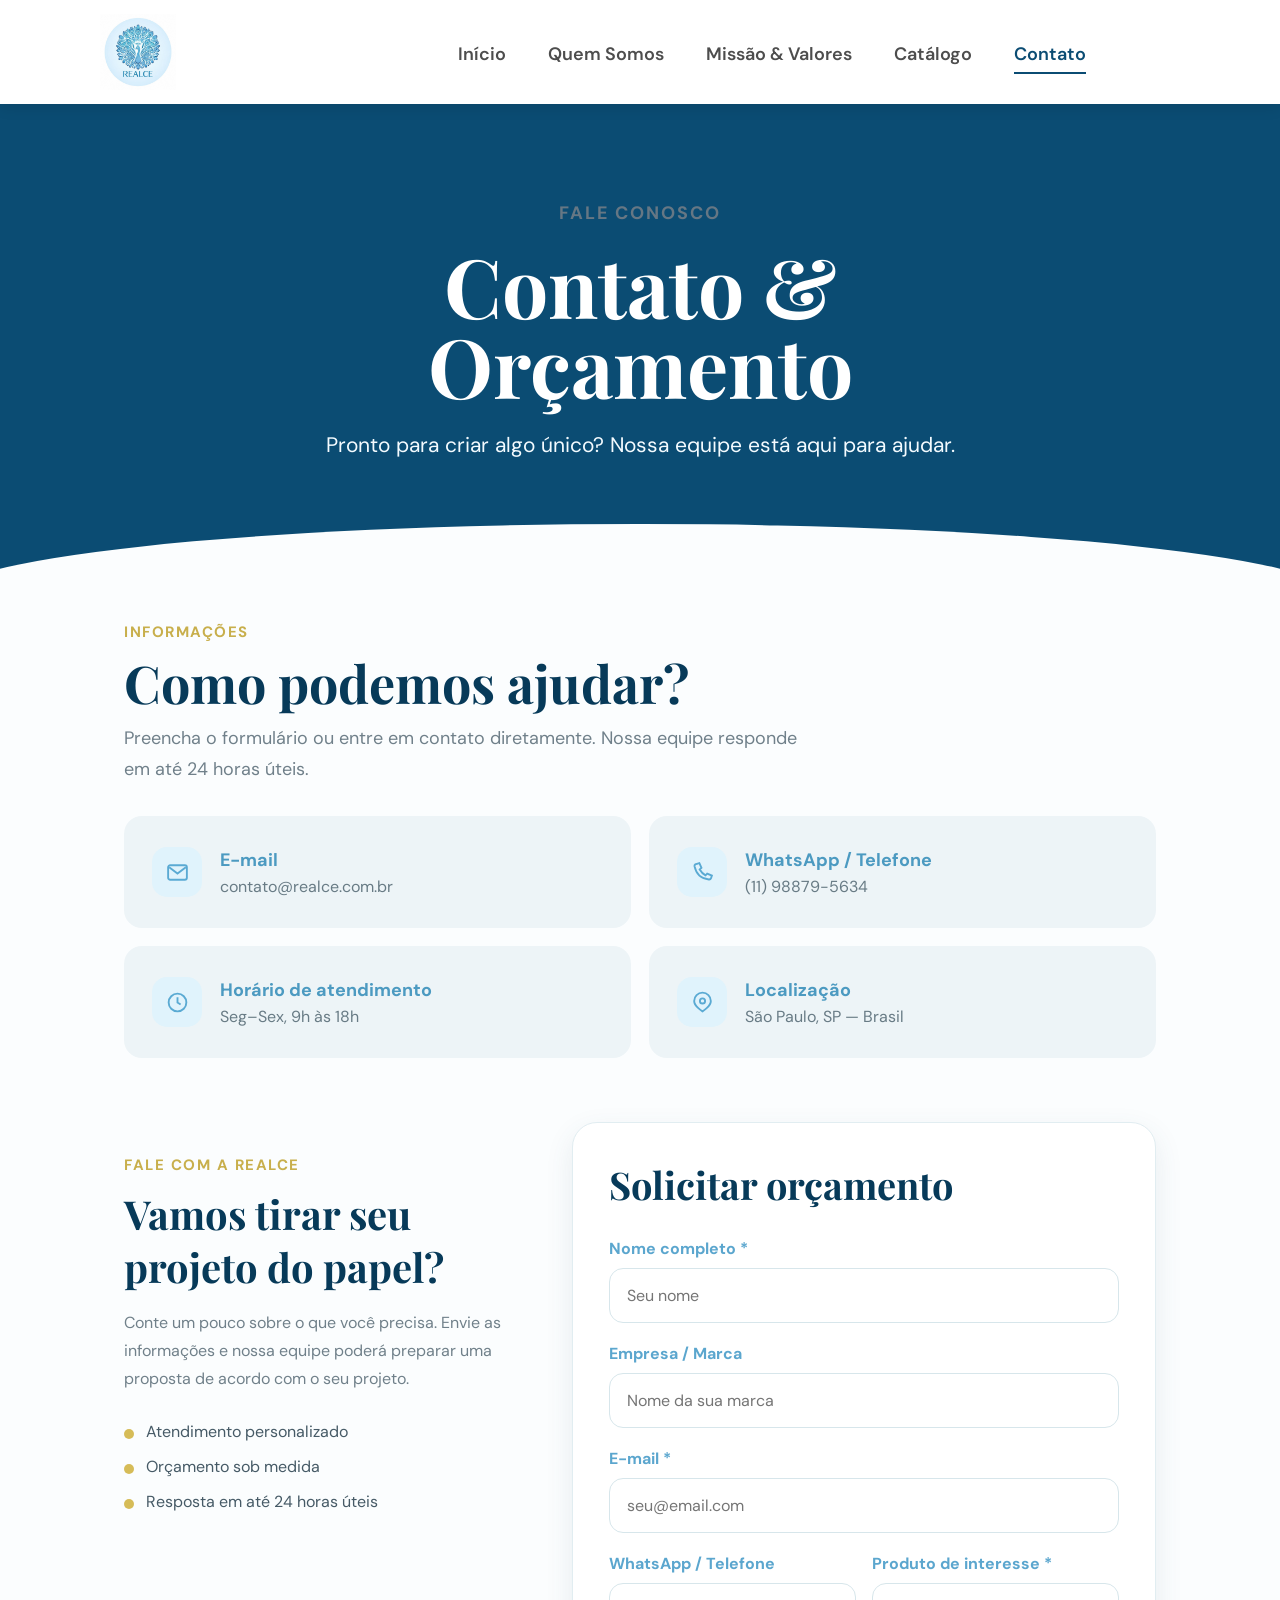
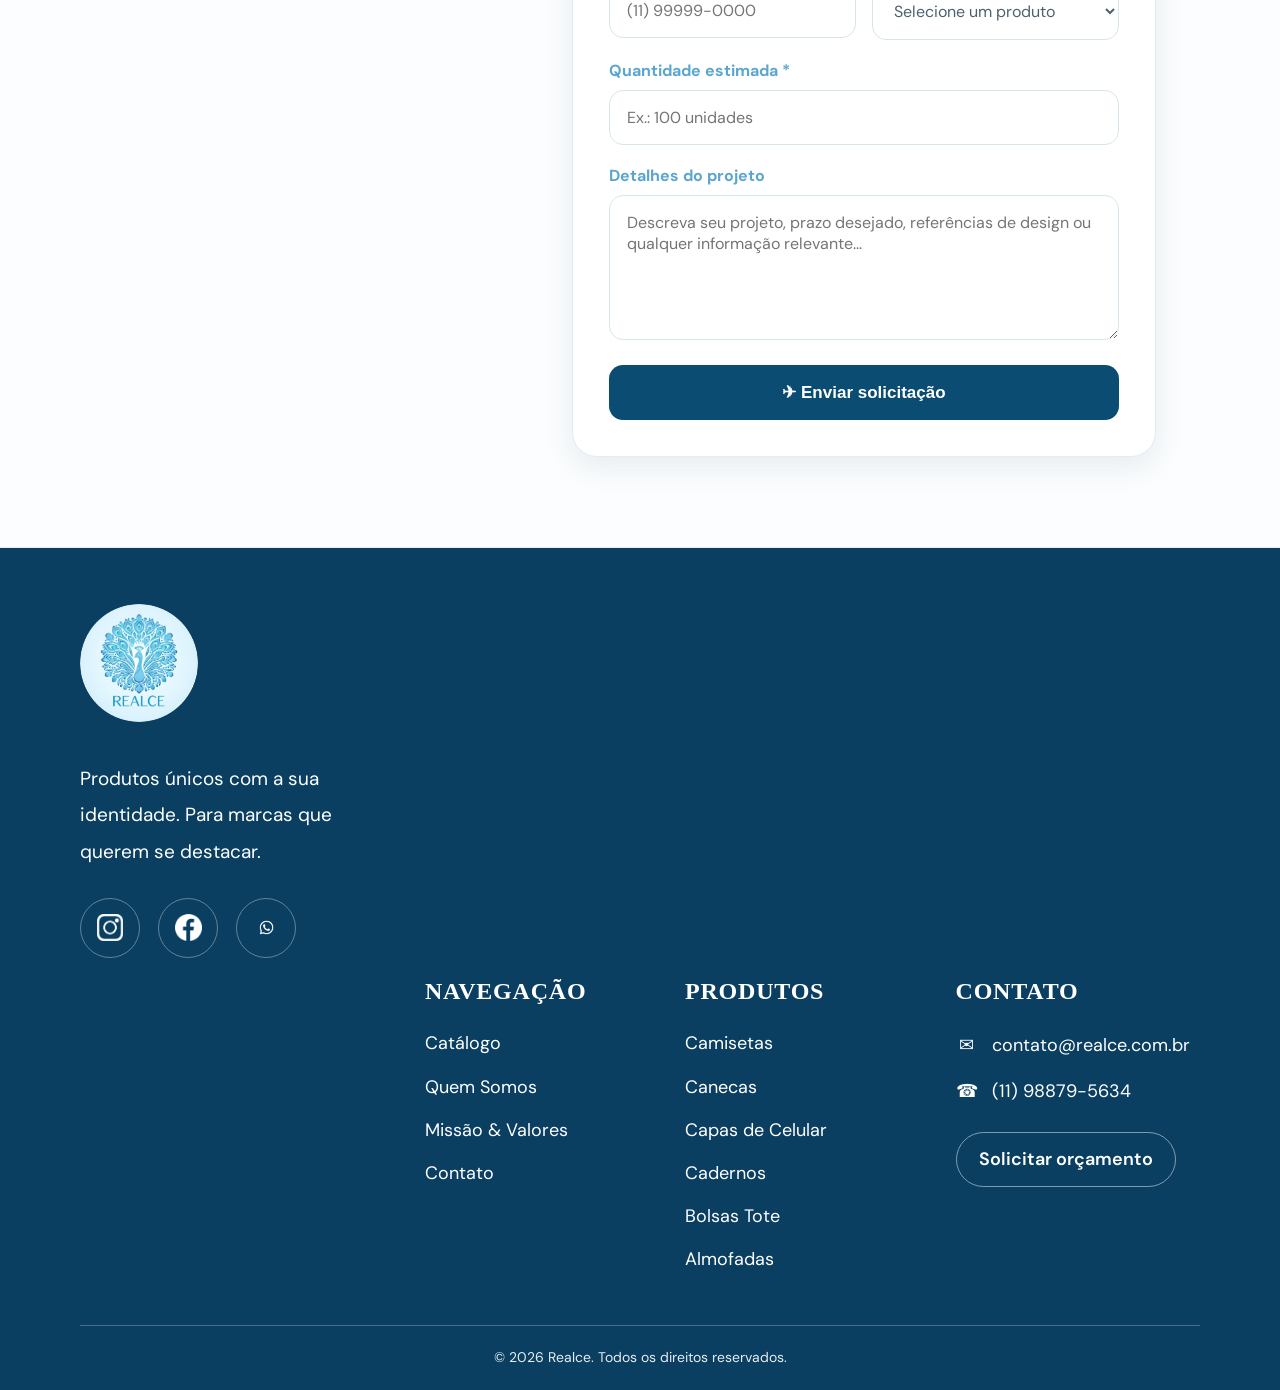
<file: contato.html>
<!DOCTYPE html>
<html lang="pt-BR">
<head>
    <!-- =========================================================
         CONFIGURAÇÕES BÁSICAS DA PÁGINA
         ========================================================= -->
    <meta charset="UTF-8">
    <meta name="viewport" content="width=device-width, initial-scale=1.0">
    <title>Contato & Orçamento</title>

    <!-- Importação das fontes utilizadas no projeto -->
    <link rel="preconnect" href="https://fonts.googleapis.com">
    <link rel="preconnect" href="https://fonts.gstatic.com" crossorigin>
    <link href="https://fonts.googleapis.com/css2?family=DM+Sans:wght@400;500;600;700&family=Playfair+Display:wght@600;700&display=swap" rel="stylesheet">

    <!-- Arquivo CSS separado -->
    <link rel="stylesheet" href="contato.css">
    <link rel="stylesheet" href="site-shared.css">
    <link rel="icon" type="image/jpeg" href="img/logo.jpeg">
</head>

<body>



    <!-- =========================================================
         2. CABEÇALHO / MENU
         Logo à esquerda e botão de menu à direita.
         ========================================================= -->
    <header class="site-header">
  <div class="site-header-inner">
    <a href="index.html" class="site-logo" aria-label="Realce - Início"><img src="img/logo.jpeg" alt="Realce"></a>
    <nav class="site-desktop-nav" aria-label="Navegação principal">
      <a href="index.html">Início</a>
      <a href="apresentacao.html">Quem Somos</a>
      <a href="missao.html">Missão &amp; Valores</a>
      <a href="catalogo.html">Catálogo</a>
      <a href="contato.html">Contato</a>
    </nav>
    <button class="site-menu-toggle" id="siteMenuToggle" type="button" aria-label="Abrir menu" aria-expanded="false" aria-controls="siteMobileNav"><span></span><span></span><span></span></button>
  </div>
  <nav class="site-mobile-nav" id="siteMobileNav" aria-label="Navegação mobile">
    <a href="index.html">Início</a><a href="apresentacao.html">Quem Somos</a><a href="missao.html">Missão &amp; Valores</a><a href="catalogo.html">Catálogo</a><a href="contato.html">Contato</a>
  </nav>
</header>
<!-- elementos de compatibilidade para scripts antigos; não são exibidos -->
<div class="site-legacy-compat" aria-hidden="true">
  <button id="menuButton" class="menu-button" type="button"></button><div id="mobileNav" class="mobile-nav"></div>
  <button id="menuBtn" class="menu-btn" type="button"></button><div id="mobileMenu" class="mobile-menu"></div><div id="menu" class="menu"></div>
</div>


    <!-- =========================================================
         3. BANNER PRINCIPAL / HERO
         Parte azul com o título "Contato & Orçamento".
         ========================================================= -->
    <section class="hero">

        <div class="hero-inner">

            <!-- Pequeno título amarelo -->
            <div class="eyebrow">FALE CONOSCO</div>

            <!-- Título principal -->
            <h1>
                Contato &amp;<br>
                Orçamento
            </h1>

            <!-- Texto de apresentação -->
            <p>
                Pronto para criar algo único?
                Nossa equipe está aqui para ajudar.
            </p>

        </div>

    </section>


    <!-- =========================================================
         4. ÁREA PRINCIPAL
         Contém as informações de contato e o formulário.
         ========================================================= -->
    <main>

        <!-- =====================================================
             4.1 INFORMAÇÕES DE CONTATO
             ===================================================== -->
        <section aria-labelledby="informacoes">

            <!-- Pequeno título da seção -->
            <div class="section-label">INFORMAÇÕES</div>

            <!-- Título da seção -->
            <h2 id="informacoes" class="section-title">
                Como podemos ajudar?
            </h2>

            <!-- Texto explicativo -->
            <p class="intro">
                Preencha o formulário ou entre em contato diretamente.
                Nossa equipe responde em até 24 horas úteis.
            </p>


            <!-- =================================================
                 4.2 CARDS DE INFORMAÇÃO
                 ================================================= -->
            <div class="info-grid">

                <!-- Card: E-mail -->
                <article class="info-card">
                    <div class="icon">
                        <!-- Ícone de e-mail -->
                        <svg viewBox="0 0 24 24" fill="none"
                             stroke="currentColor" stroke-width="1.8">
                            <rect x="3" y="5" width="18" height="14" rx="2"></rect>
                            <path d="m4 7 8 6 8-6"></path>
                        </svg>
                    </div>

                    <div>
                        <h3>E-mail</h3>
                        <p>contato@realce.com.br</p>
                    </div>
                </article>


                <!-- Card: WhatsApp / Telefone -->
                <article class="info-card">
                    <div class="icon">
                        <!-- Ícone de telefone -->
                        <svg viewBox="0 0 24 24" fill="none"
                             stroke="currentColor" stroke-width="1.8">
                            <path d="M6.6 3.8 9 3l2 4.5-1.7 1.6a15 15 0 0 0 5.6 5.6l1.6-1.7 4.5 2-.8 2.4a2 2 0 0 1-2.1 1.3C10.2 18 6 13.8 4.3 5.9A2 2 0 0 1 6.6 3.8Z"></path>
                        </svg>
                    </div>

                    <div>
                        <h3>WhatsApp / Telefone</h3>
                        <p>(11) 98879-5634</p>
                    </div>
                </article>


                <!-- Card: Horário -->
                <article class="info-card">
                    <div class="icon">
                        <!-- Ícone de relógio -->
                        <svg viewBox="0 0 24 24" fill="none"
                             stroke="currentColor" stroke-width="1.8">
                            <circle cx="12" cy="12" r="8.5"></circle>
                            <path d="M12 7v5l3 2"></path>
                        </svg>
                    </div>

                    <div>
                        <h3>Horário de atendimento</h3>
                        <p>Seg–Sex, 9h às 18h</p>
                    </div>
                </article>


                <!-- Card: Localização -->
                <article class="info-card">
                    <div class="icon">
                        <!-- Ícone de localização -->
                        <svg viewBox="0 0 24 24" fill="none"
                             stroke="currentColor" stroke-width="1.8">
                            <path d="M20 10.5c0 5.2-8 10-8 10s-8-4.8-8-10a8 8 0 1 1 16 0Z"></path>
                            <circle cx="12" cy="10.5" r="2.5"></circle>
                        </svg>
                    </div>

                    <div>
                        <h3>Localização</h3>
                        <p>São Paulo, SP — Brasil</p>
                    </div>
                </article>

            </div>
        </section>


        <!-- =====================================================
             5. ÁREA DE CONTATO + FORMULÁRIO
             ===================================================== -->
        <section id="orcamento" class="contact-layout">


            <!-- =================================================
                 5.1 TEXTO LATERAL
                 ================================================= -->
            <div class="contact-side">

                <div class="section-label">
                    FALE COM A REALCE
                </div>

                <h2>
                    Vamos tirar seu projeto do papel?
                </h2>

                <p>
                    Conte um pouco sobre o que você precisa.
                    Envie as informações e nossa equipe poderá
                    preparar uma proposta de acordo com o seu projeto.
                </p>


                <!-- Lista de vantagens -->
                <div class="mini-list">

                    <div class="mini-item">
                        <span class="mini-dot"></span>
                        <span>Atendimento personalizado</span>
                    </div>

                    <div class="mini-item">
                        <span class="mini-dot"></span>
                        <span>Orçamento sob medida</span>
                    </div>

                    <div class="mini-item">
                        <span class="mini-dot"></span>
                        <span>Resposta em até 24 horas úteis</span>
                    </div>

                </div>

            </div>


            <!-- =================================================
                 5.2 FORMULÁRIO DE ORÇAMENTO
                 ================================================= -->
            <form class="form-card" id="contactForm">

                <h2>Solicitar orçamento</h2>


                <!-- Nome -->
                <div class="field">
                    <label for="nome">Nome completo *</label>

                    <input
                        id="nome"
                        name="nome"
                        type="text"
                        placeholder="Seu nome"
                        required
                    >
                </div>


                <!-- Empresa / Marca -->
                <div class="field">
                    <label for="empresa">Empresa / Marca</label>

                    <input
                        id="empresa"
                        name="empresa"
                        type="text"
                        placeholder="Nome da sua marca"
                    >
                </div>


                <!-- E-mail -->
                <div class="field">
                    <label for="email">E-mail *</label>

                    <input
                        id="email"
                        name="email"
                        type="email"
                        placeholder="seu@email.com"
                        required
                    >
                </div>


                <!-- =================================================
                     Telefone e Produto na mesma linha
                     ================================================= -->
                <div class="two-cols">

                    <!-- WhatsApp / Telefone -->
                    <div class="field">
                        <label for="telefone">
                            WhatsApp / Telefone
                        </label>

                        <input
                            id="telefone"
                            name="telefone"
                            type="tel"
                            placeholder="(11) 99999-0000"
                        >
                    </div>


                    <!-- Produto -->
                    <div class="field">
                        <label for="produto">
                            Produto de interesse *
                        </label>

                        <select
                            id="produto"
                            name="produto"
                            required
                        >
                            <option value="">
                                Selecione um produto
                            </option>

                            <option value="identidade-visual">
                                Identidade visual
                            </option>

                            <option value="design-grafico">
                                Design gráfico
                            </option>

                            <option value="material-promocional">
                                Material promocional
                            </option>

                            <option value="outro">
                                Outro
                            </option>
                        </select>
                    </div>

                </div>


                <!-- Quantidade -->
                <div class="field">
                    <label for="quantidade">
                        Quantidade estimada *
                    </label>

                    <input
                        id="quantidade"
                        name="quantidade"
                        type="text"
                        placeholder="Ex.: 100 unidades"
                        required
                    >
                </div>


                <!-- Detalhes -->
                <div class="field">
                    <label for="detalhes">
                        Detalhes do projeto
                    </label>

                    <textarea
                        id="detalhes"
                        name="detalhes"
                        placeholder="Descreva seu projeto, prazo desejado, referências de design ou qualquer informação relevante..."
                    ></textarea>
                </div>


                <!-- Botão -->
                <button
                    class="submit"
                    type="submit"
                >
                    ✈ Enviar solicitação
                </button>


                <!-- Mensagem exibida após o envio -->
                <div
                    class="success"
                    id="success"
                >
                    Solicitação preenchida com sucesso!
                    Este formulário é uma demonstração e ainda
                    não envia os dados para um servidor.
                </div>

            </form>

        </section>

    </main>


    <!-- =========================================================
         6. RODAPÉ
         ========================================================= -->
    <footer>
        © 2026 Realce — Todos os direitos reservados.
    </footer>


    <!-- =========================================================
         7. JAVASCRIPT
         Demonstração do envio do formulário.
         ========================================================= -->
    <script>
        // Seleciona o formulário
        const form = document.getElementById("contactForm");

        // Seleciona a mensagem de sucesso
        const success = document.getElementById("success");

        // Intercepta o envio do formulário
        form.addEventListener("submit", function(event) {

            // Impede o navegador de recarregar a página
            event.preventDefault();

            // Mostra a mensagem de sucesso
            success.style.display = "block";

            // Leva o usuário até a mensagem
            success.scrollIntoView({
                behavior: "smooth",
                block: "nearest"
            });
        });
    </script>

<footer id="site-footer" class="site-footer">
  <div class="site-footer-inner">
    <div class="site-footer-brand">
      <a href="index.html" class="site-footer-wordmark" aria-label="Página inicial"><img src="img/logo-footer-realce.jpeg" alt="Realce" class="site-footer-logo-img"></a>
      <p>Produtos únicos com a sua identidade. Para marcas que querem se destacar.</p>
      <div class="site-socials" aria-label="Redes sociais">
        <a href="#" aria-label="Instagram"><img src="img/Instagram.png" alt=""></a>
        <a href="#" aria-label="Facebook"><img src="img/facebook.png" alt=""></a>
        <a href="#" aria-label="WhatsApp"><img src="img/whatsapp.webp" alt=""></a>
      </div>
    </div>

    <div class="site-footer-column">
      <h3>NAVEGAÇÃO</h3>
      <a href="catalogo.html">Catálogo</a>
      <a href="apresentacao.html">Quem Somos</a>
      <a href="missao.html">Missão &amp; Valores</a>
      <a href="contato.html">Contato</a>
    </div>

    <div class="site-footer-column">
      <h3>PRODUTOS</h3>
      <a href="produto.html?produto=Camiseta">Camisetas</a>
      <a href="produto.html?produto=Caneca">Canecas</a>
      <a href="produto.html?produto=Capa%20de%20Celular">Capas de Celular</a>
      <a href="produto.html?produto=Caderno">Cadernos</a>
      <a href="produto.html?produto=Bolsa%20Tote">Bolsas Tote</a>
      <a href="produto.html?produto=Almofada">Almofadas</a>
    </div>

    <div class="site-footer-column site-footer-contact">
      <h3>CONTATO</h3>
      <a href="mailto:contato@realce.com.br"><span>✉</span> contato@realce.com.br</a>
      <a href="tel:+5511999990000"><span>☎</span> (11) 98879-5634</a>
      <a class="site-budget-button" href="contato.html">Solicitar orçamento</a>
    </div>
  </div>
  <div class="site-copyright">© 2026 Realce. Todos os direitos reservados.</div>
</footer>
<script src="site-shared.js"></script>
</body>
</html>
</file>
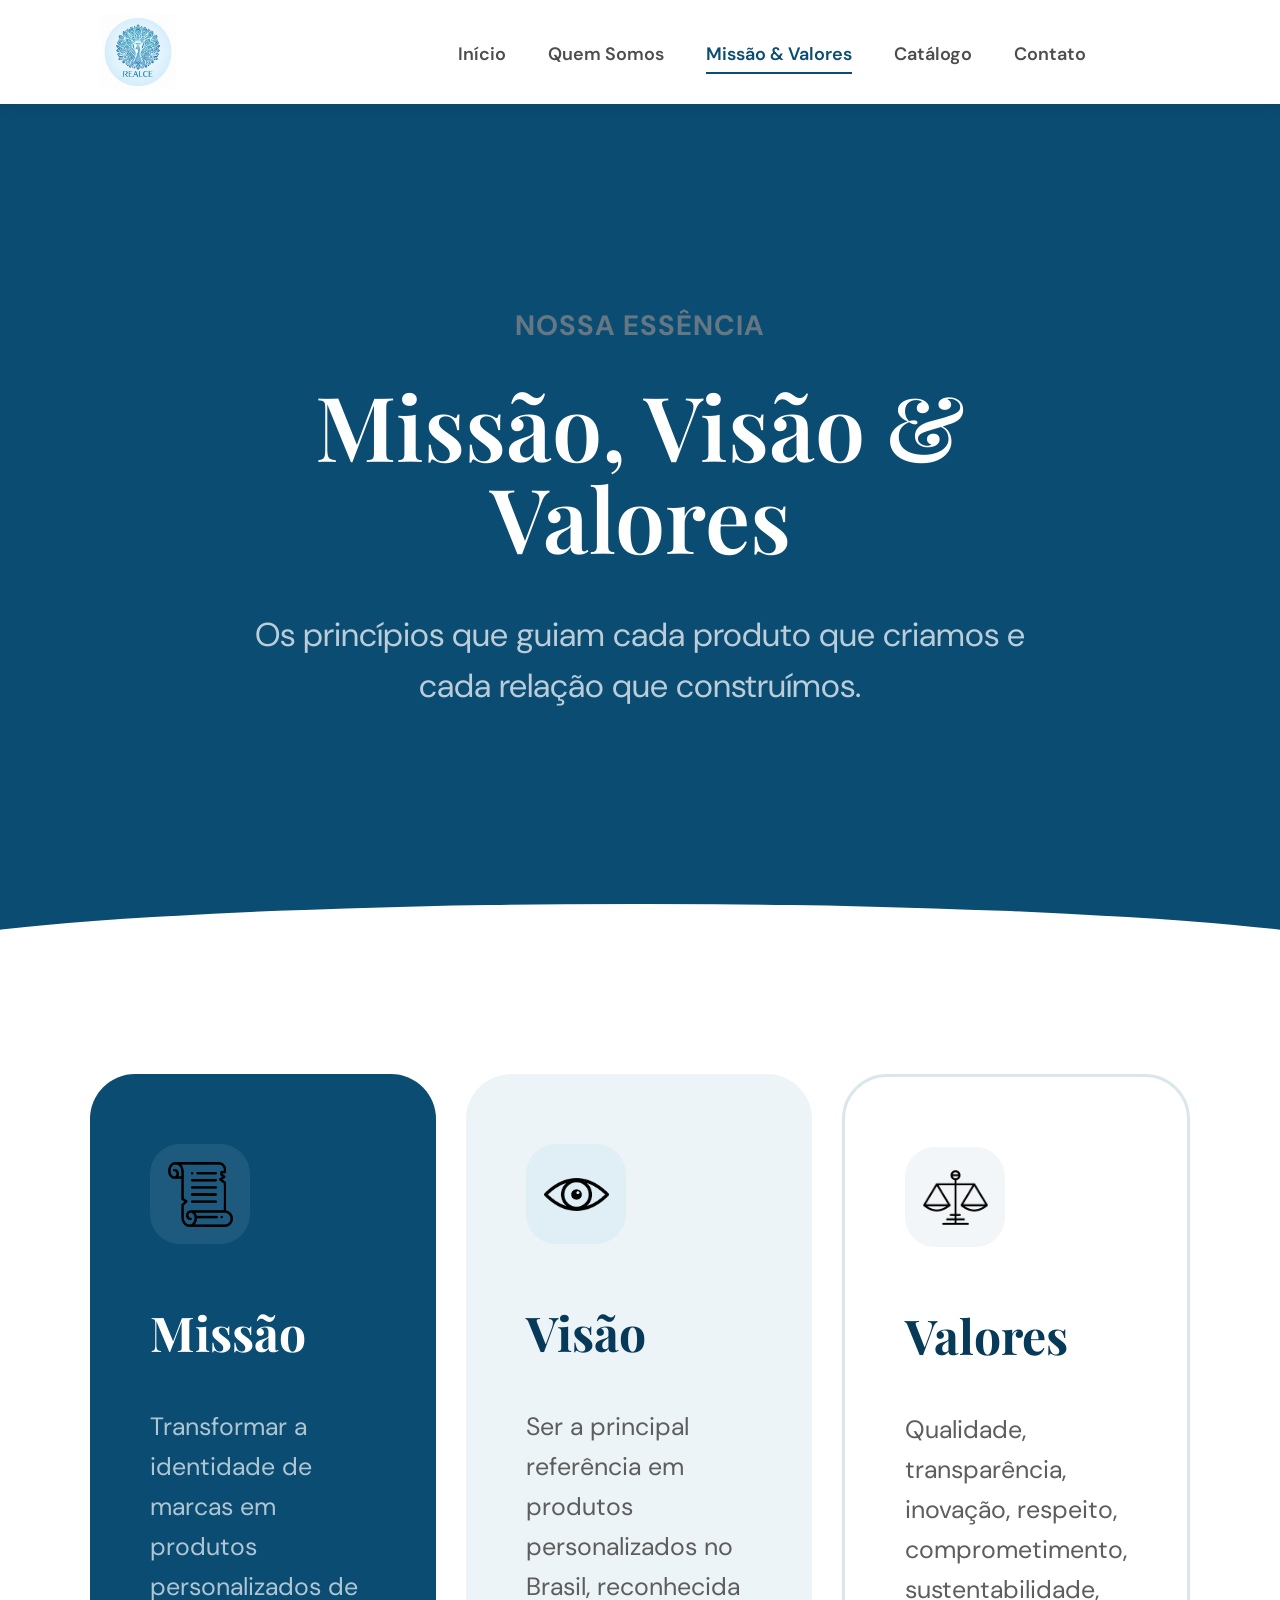
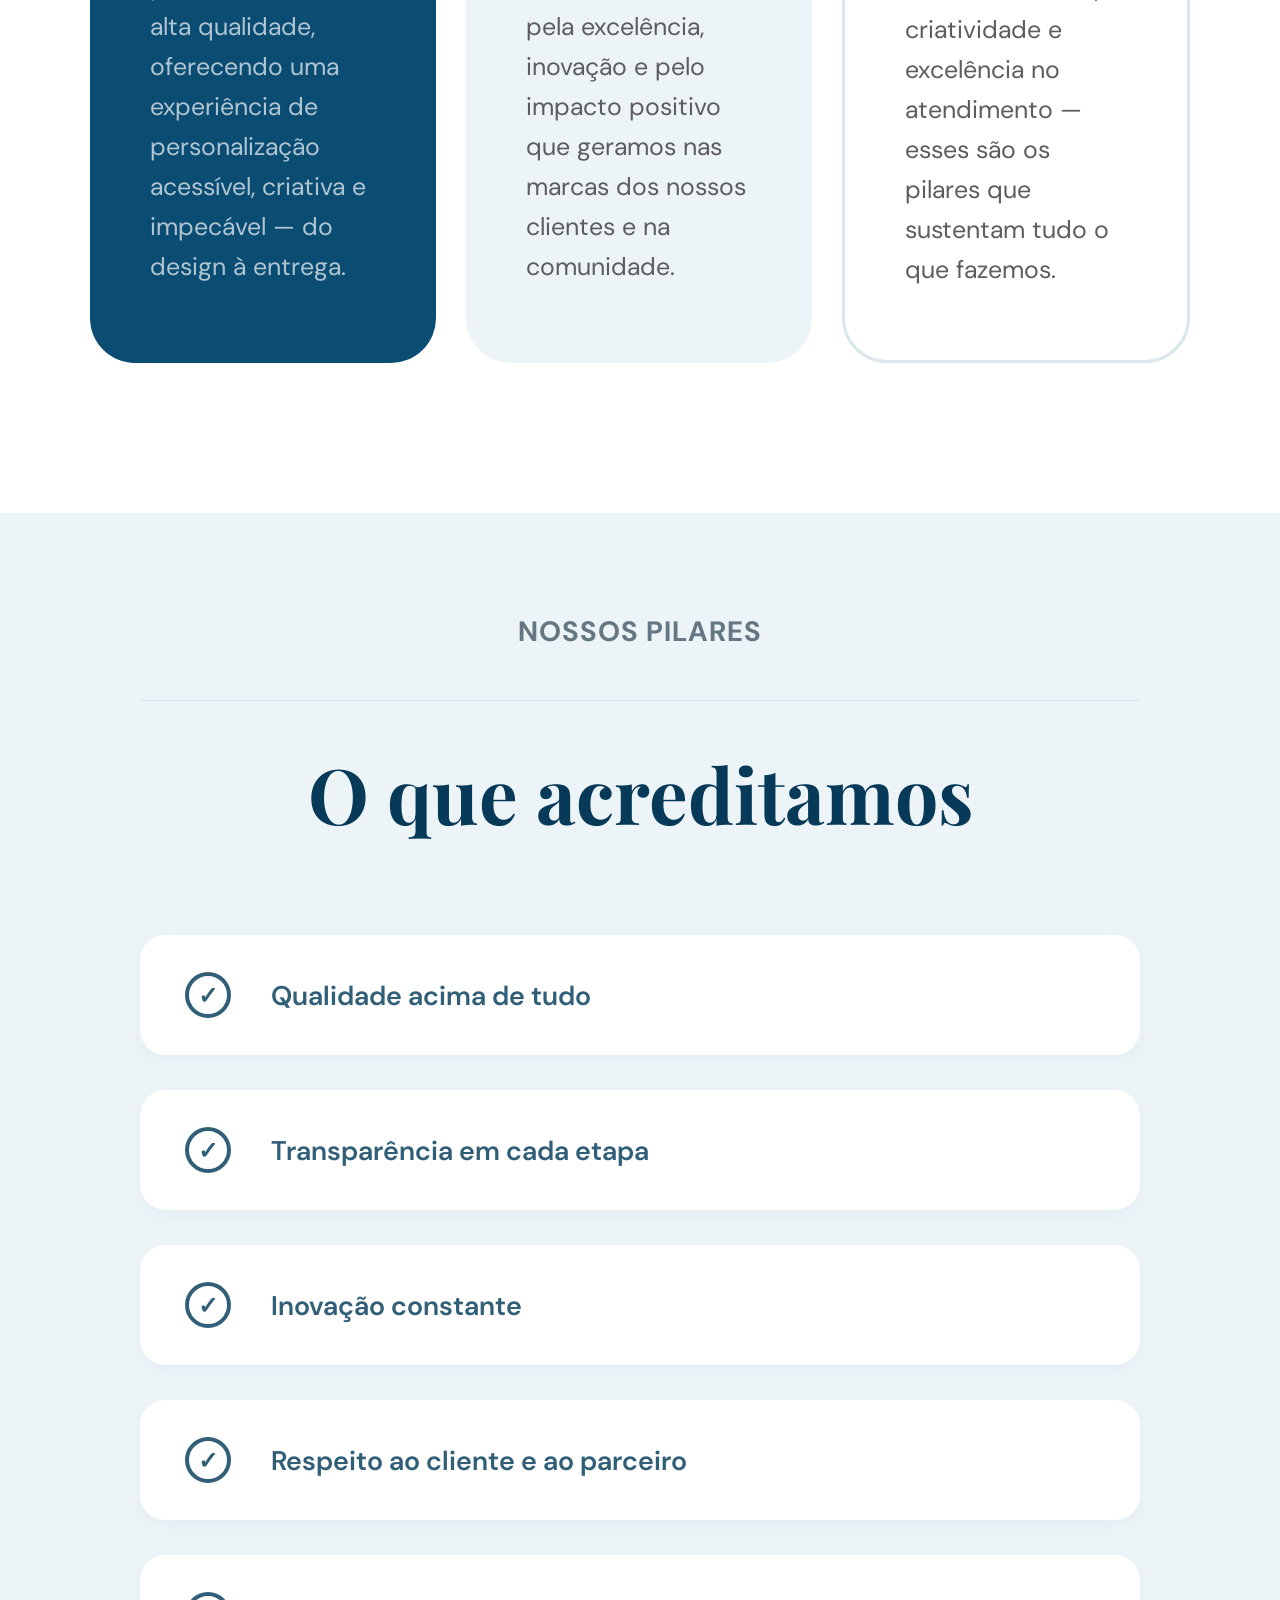
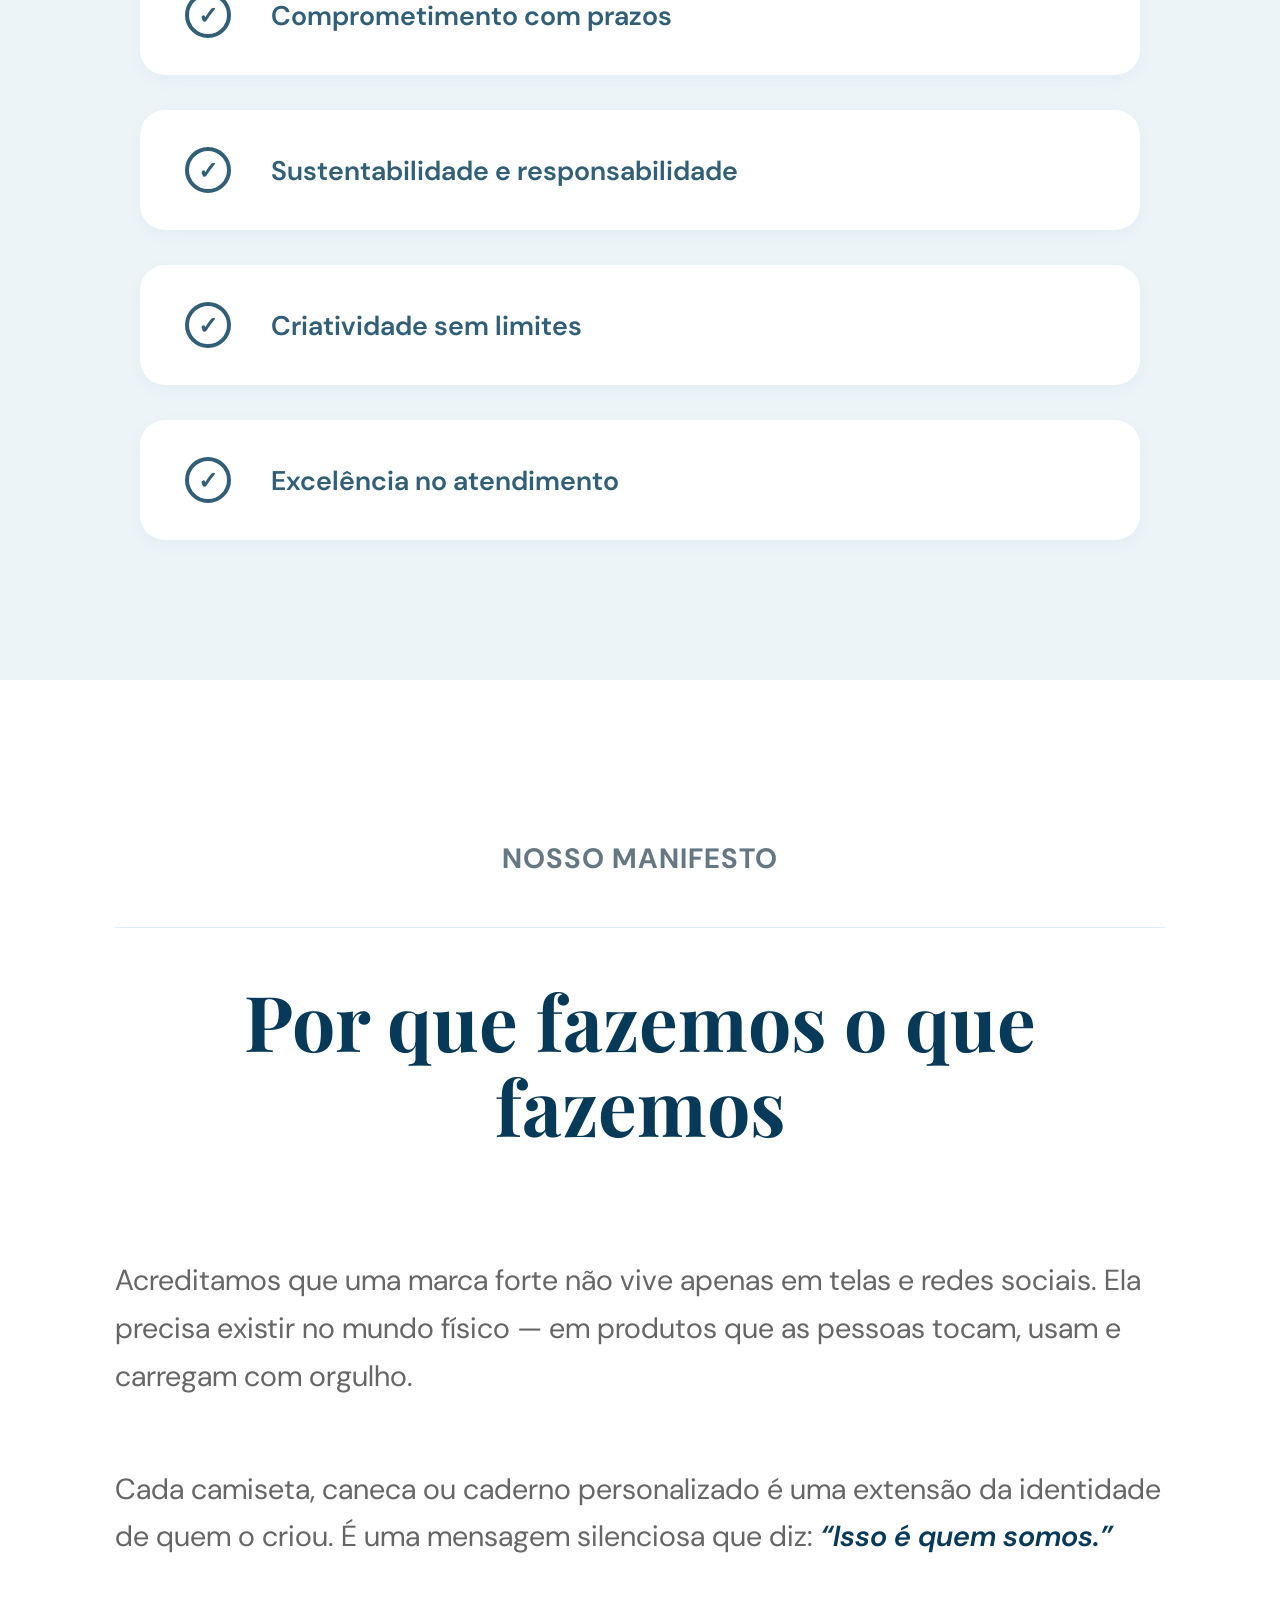
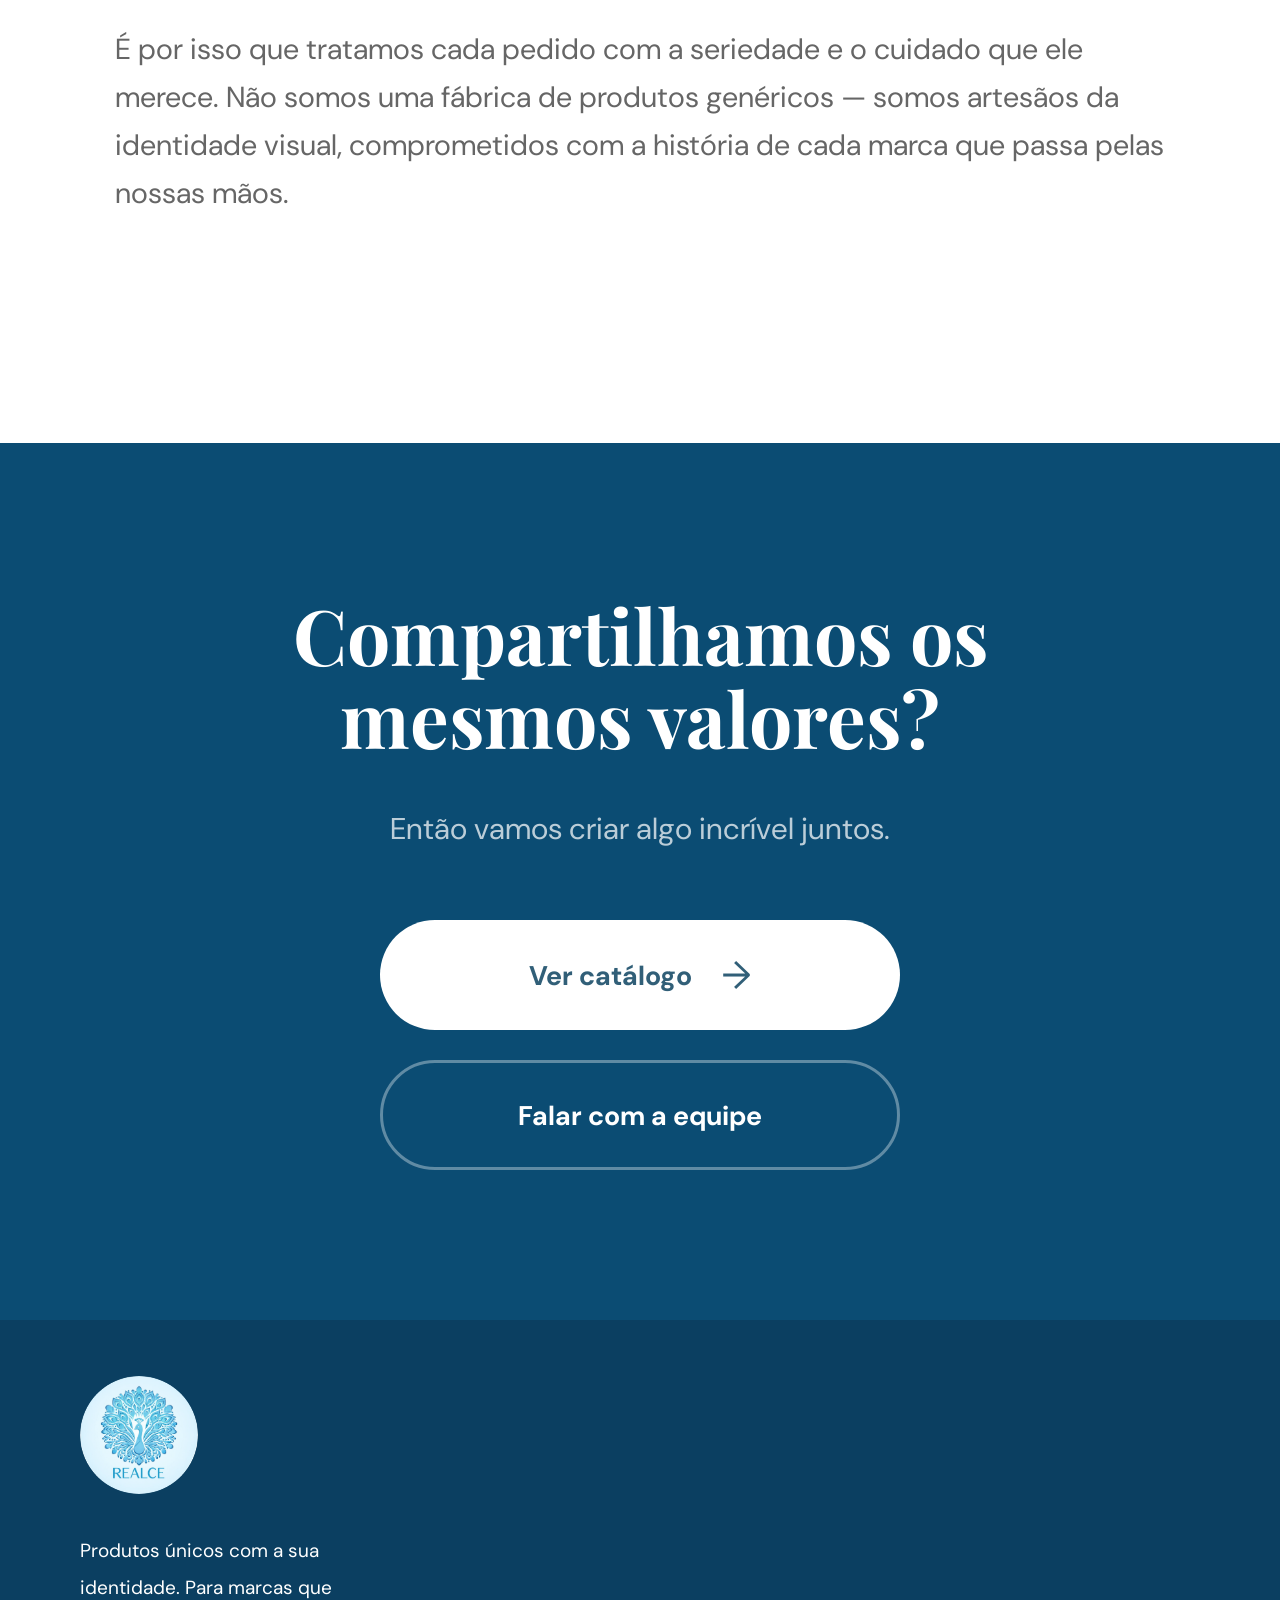
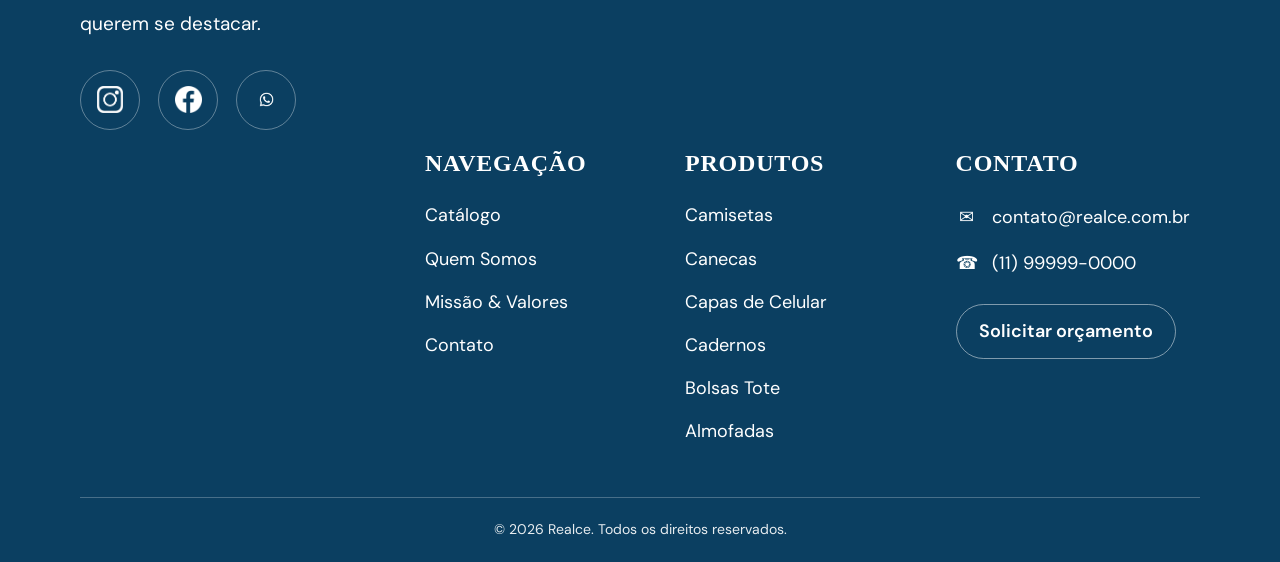
<file: missao.html>
<!DOCTYPE html>
<html lang="pt-BR">
<head>
    <meta charset="UTF-8">
    <meta name="viewport" content="width=device-width, initial-scale=1.0">

    <title>Missão, Visão & Valores</title>

    <!-- Fontes -->
    <link rel="preconnect" href="https://fonts.googleapis.com">
    <link rel="preconnect" href="https://fonts.gstatic.com" crossorigin>
    <link
        href="https://fonts.googleapis.com/css2?family=DM+Sans:wght@400;500;600;700&family=Playfair+Display:wght@600;700&display=swap"
        rel="stylesheet"
    >

    <link rel="stylesheet" href="missao.css">
    <link rel="stylesheet" href="site-shared.css">
    <link rel="icon" type="image/jpeg" href="img/logo.jpeg">
</head>

<body>

    <!-- =========================
         CABEÇALHO
    ========================== -->
    <header class="site-header">
  <div class="site-header-inner">
    <a href="index.html" class="site-logo" aria-label="Realce - Início"><img src="img/logo.jpeg" alt="Realce"></a>
    <nav class="site-desktop-nav" aria-label="Navegação principal">
      <a href="index.html">Início</a>
      <a href="apresentacao.html">Quem Somos</a>
      <a href="missao.html">Missão &amp; Valores</a>
      <a href="catalogo.html">Catálogo</a>
      <a href="contato.html">Contato</a>
    </nav>
    <button class="site-menu-toggle" id="siteMenuToggle" type="button" aria-label="Abrir menu" aria-expanded="false" aria-controls="siteMobileNav"><span></span><span></span><span></span></button>
  </div>
  <nav class="site-mobile-nav" id="siteMobileNav" aria-label="Navegação mobile">
    <a href="index.html">Início</a><a href="apresentacao.html">Quem Somos</a><a href="missao.html">Missão &amp; Valores</a><a href="catalogo.html">Catálogo</a><a href="contato.html">Contato</a>
  </nav>
</header>
<!-- elementos de compatibilidade para scripts antigos; não são exibidos -->
<div class="site-legacy-compat" aria-hidden="true">
  <button id="menuButton" class="menu-button" type="button"></button><div id="mobileNav" class="mobile-nav"></div>
  <button id="menuBtn" class="menu-btn" type="button"></button><div id="mobileMenu" class="mobile-menu"></div><div id="menu" class="menu"></div>
</div>


    <main>

        <!-- =========================
             HERO
        ========================== -->
        <section class="hero">
            <div class="hero-content">

                <span class="eyebrow eyebrow-yellow">
                    NOSSA ESSÊNCIA
                </span>

                <h1>
                    Missão, Visão &amp;<br>
                    Valores
                </h1>

                <p>
                    Os princípios que guiam cada produto
                    que criamos e cada relação que
                    construímos.
                </p>

            </div>
        </section>


        <!-- =========================
             MISSÃO / VISÃO / VALORES
        ========================== -->
        <section class="essencia">

            <div class="cards-container">

                <!-- MISSÃO -->
                <article class="card card-missao">

                    <div class="card-icon icon-yellow">
                        <img src="img/missao.png" alt="Símbolo da Missão">
                    </div>

                    <h2>Missão</h2>

                    <p>
                        Transformar a identidade de marcas em
                        produtos personalizados de alta qualidade,
                        oferecendo uma experiência de personalização
                        acessível, criativa e impecável — do design
                        à entrega.
                    </p>

                </article>


                <!-- VISÃO -->
                <article class="card card-visao">

                    <div class="card-icon icon-blue">
                        <img src="img/visao.png" alt="Símbolo da Visão">
                    </div>

                    <h2>Visão</h2>

                    <p>
                        Ser a principal referência em produtos
                        personalizados no Brasil, reconhecida pela
                        excelência, inovação e pelo impacto positivo
                        que geramos nas marcas dos nossos clientes
                        e na comunidade.
                    </p>

                </article>


                <!-- VALORES -->
                <article class="card card-valores">

                    <div class="card-icon icon-yellow-light">
                        <img src="img/valores.png" alt="Símbolo dos Valores">
                    </div>

                    <h2>Valores</h2>

                    <p>
                        Qualidade, transparência, inovação, respeito,
                        comprometimento, sustentabilidade, criatividade
                        e excelência no atendimento — esses são os
                        pilares que sustentam tudo o que fazemos.
                    </p>

                </article>

            </div>

        </section>


        <!-- =========================
             PILARES
        ========================== -->
        <section class="pilares">

            <div class="section-container">

                <div class="section-heading">

                    <span class="eyebrow eyebrow-yellow">
                        NOSSOS PILARES
                    </span>

                    <div class="heading-line"></div>

                    <h2>O que acreditamos</h2>

                </div>


                <div class="pilares-lista">

                    <div class="pilar">
                        <span class="check">✓</span>
                        <span>Qualidade acima de tudo</span>
                    </div>

                    <div class="pilar">
                        <span class="check">✓</span>
                        <span>Transparência em cada etapa</span>
                    </div>

                    <div class="pilar">
                        <span class="check">✓</span>
                        <span>Inovação constante</span>
                    </div>

                    <div class="pilar">
                        <span class="check">✓</span>
                        <span>Respeito ao cliente e ao parceiro</span>
                    </div>

                    <div class="pilar">
                        <span class="check">✓</span>
                        <span>Comprometimento com prazos</span>
                    </div>

                    <div class="pilar">
                        <span class="check">✓</span>
                        <span>Sustentabilidade e responsabilidade</span>
                    </div>

                    <div class="pilar">
                        <span class="check">✓</span>
                        <span>Criatividade sem limites</span>
                    </div>

                    <div class="pilar">
                        <span class="check">✓</span>
                        <span>Excelência no atendimento</span>
                    </div>

                </div>

            </div>

        </section>


        <!-- =========================
             MANIFESTO
        ========================== -->
        <section class="manifesto">

            <div class="manifesto-container">

                <div class="section-heading manifesto-heading">

                    <span class="eyebrow eyebrow-yellow">
                        NOSSO MANIFESTO
                    </span>

                    <div class="heading-line"></div>

                    <h2>
                        Por que fazemos o que
                        fazemos
                    </h2>

                </div>


                <div class="manifesto-texto">

                    <p>
                        Acreditamos que uma marca forte não vive
                        apenas em telas e redes sociais. Ela precisa
                        existir no mundo físico — em produtos que
                        as pessoas tocam, usam e carregam com orgulho.
                    </p>

                    <p>
                        Cada camiseta, caneca ou caderno personalizado
                        é uma extensão da identidade de quem o criou.
                        É uma mensagem silenciosa que diz:
                        <strong>“Isso é quem somos.”</strong>
                    </p>

                    <p>
                        É por isso que tratamos cada pedido com a
                        seriedade e o cuidado que ele merece. Não somos
                        uma fábrica de produtos genéricos — somos
                        artesãos da identidade visual, comprometidos
                        com a história de cada marca que passa pelas
                        nossas mãos.
                    </p>

                </div>

            </div>

        </section>


        <!-- =========================
             CTA FINAL
        ========================== -->
        <section class="cta">

            <div class="cta-container">

                <h2>
                    Compartilhamos os<br>
                    mesmos valores?
                </h2>

                <p>
                    Então vamos criar algo incrível juntos.
                </p>

                <div class="cta-buttons">

                    <a href="catalogo.html" class="btn btn-primary">
                        Ver catálogo
                        <span>→</span>
                    </a>

                    <a href="contato.html" class="btn btn-secondary">
                        Falar com a equipe
                    </a>

                </div>

            </div>

        </section>

    </main>


    <!-- Script somente para o menu mobile -->
    <script>
        const menuButton = document.querySelector(".menu-button");
        const menu = document.querySelector(".menu");

        menuButton.addEventListener("click", () => {
            menu.classList.toggle("active");

            const aberto = menu.classList.contains("active");

            menuButton.setAttribute(
                "aria-expanded",
                aberto ? "true" : "false"
            );
        });
    </script>

<footer id="site-footer" class="site-footer">
  <div class="site-footer-inner">
    <div class="site-footer-brand">
      <a href="index.html" class="site-footer-wordmark" aria-label="Página inicial"><img src="img/logo-footer-realce.jpeg" alt="Realce" class="site-footer-logo-img"></a>
      <p>Produtos únicos com a sua identidade. Para marcas que querem se destacar.</p>
      <div class="site-socials" aria-label="Redes sociais">
        <a href="#" aria-label="Instagram"><img src="img/Instagram.png" alt=""></a>
        <a href="#" aria-label="Facebook"><img src="img/facebook.png" alt=""></a>
        <a href="#" aria-label="WhatsApp"><img src="img/whatsapp.webp" alt=""></a>
      </div>
    </div>

    <div class="site-footer-column">
      <h3>NAVEGAÇÃO</h3>
      <a href="catalogo.html">Catálogo</a>
      <a href="apresentacao.html">Quem Somos</a>
      <a href="missao.html">Missão &amp; Valores</a>
      <a href="contato.html">Contato</a>
    </div>

    <div class="site-footer-column">
      <h3>PRODUTOS</h3>
      <a href="produto.html?produto=Camiseta">Camisetas</a>
      <a href="produto.html?produto=Caneca">Canecas</a>
      <a href="produto.html?produto=Capa%20de%20Celular">Capas de Celular</a>
      <a href="produto.html?produto=Caderno">Cadernos</a>
      <a href="produto.html?produto=Bolsa%20Tote">Bolsas Tote</a>
      <a href="produto.html?produto=Almofada">Almofadas</a>
    </div>

    <div class="site-footer-column site-footer-contact">
      <h3>CONTATO</h3>
      <a href="mailto:contato@realce.com.br"><span>✉</span> contato@realce.com.br</a>
      <a href="tel:+5511999990000"><span>☎</span> (11) 99999-0000</a>
      <a class="site-budget-button" href="contato.html">Solicitar orçamento</a>
    </div>
  </div>
  <div class="site-copyright">© 2026 Realce. Todos os direitos reservados.</div>
</footer>
<script src="site-shared.js"></script>
</body>
</html>
</file>
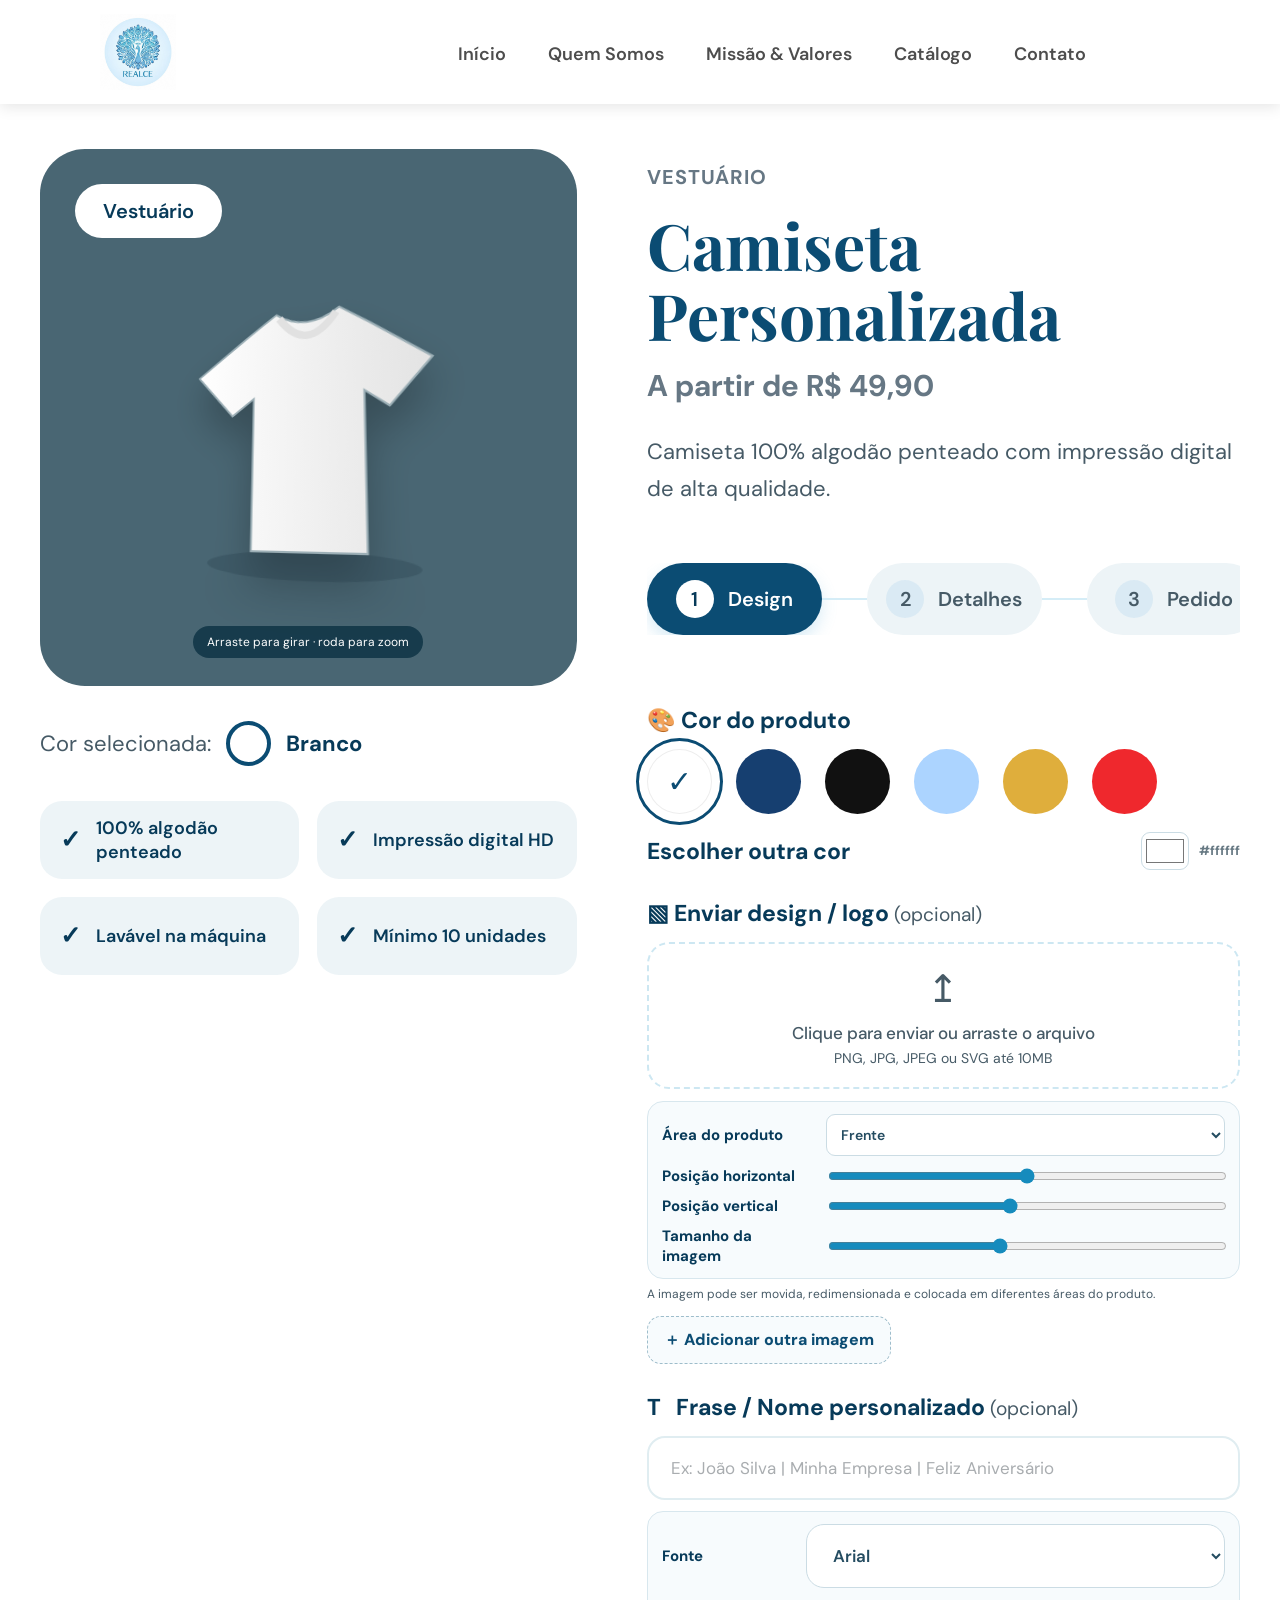
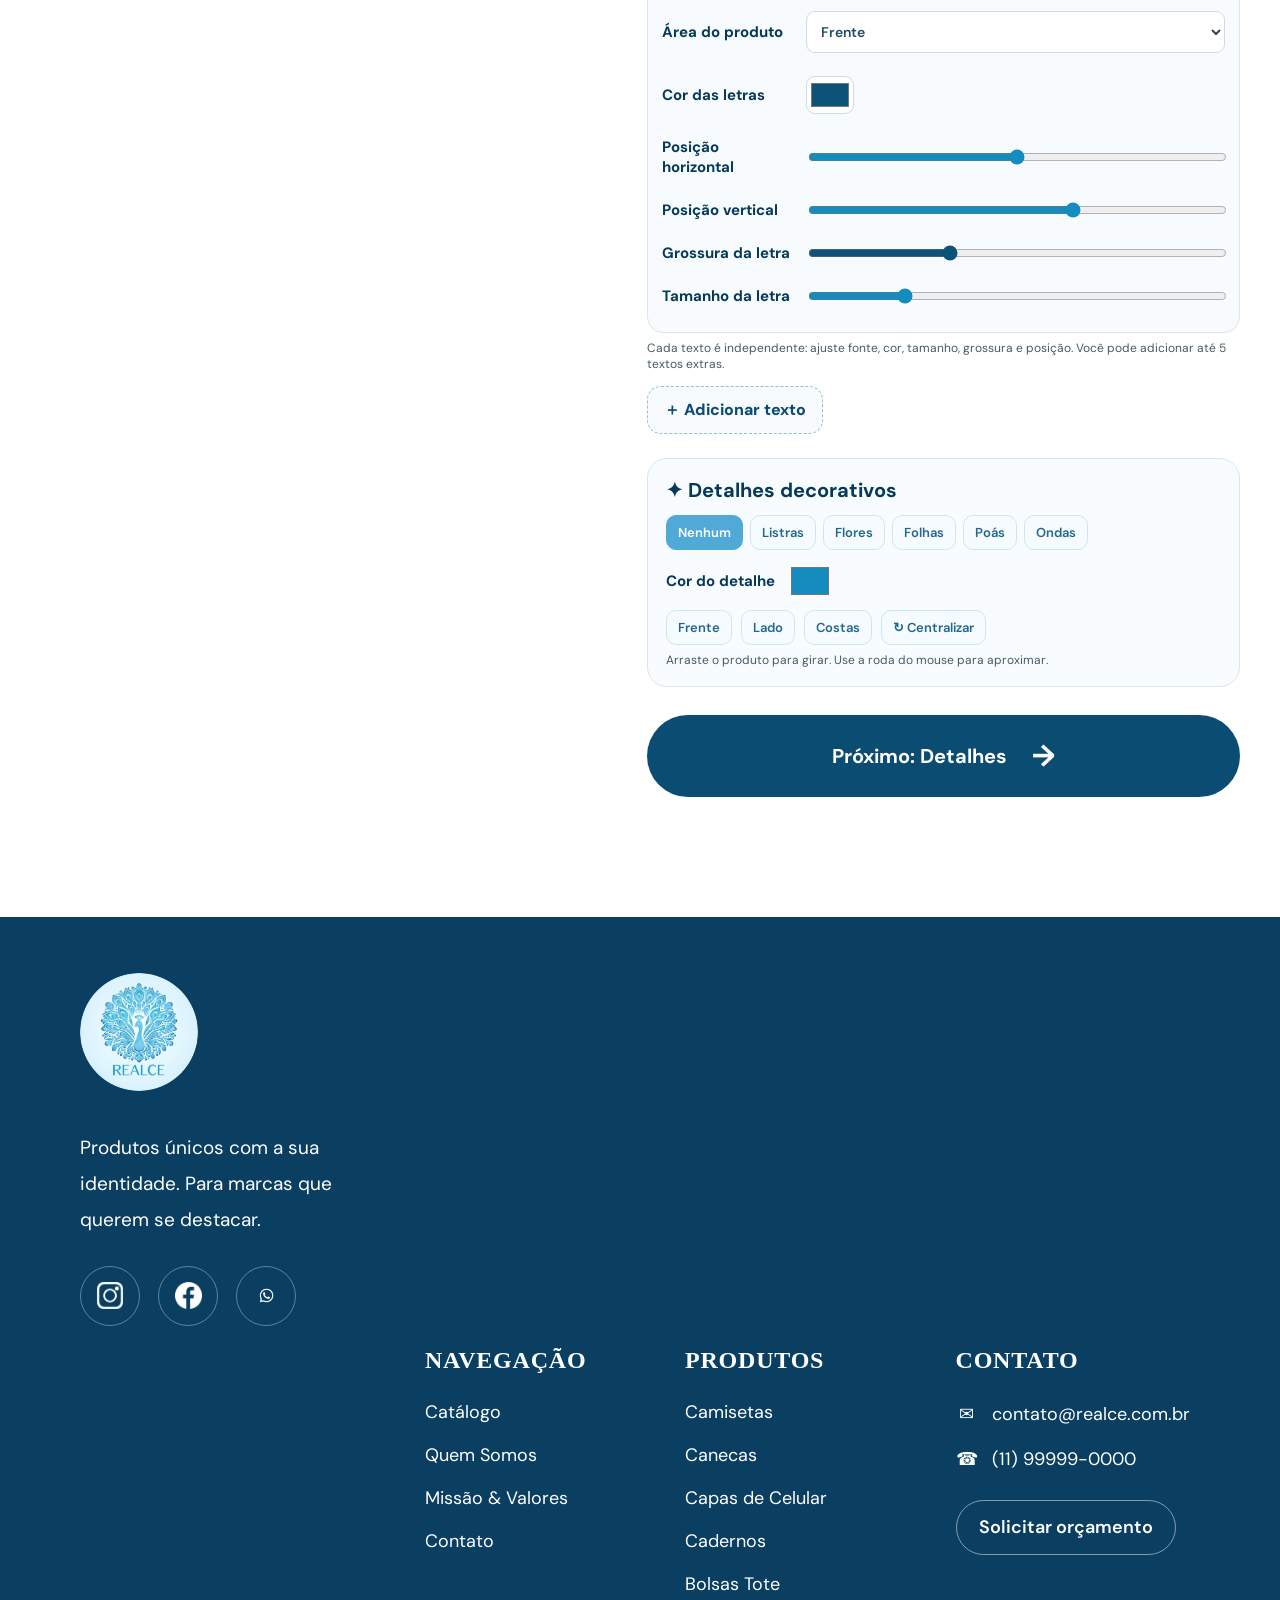
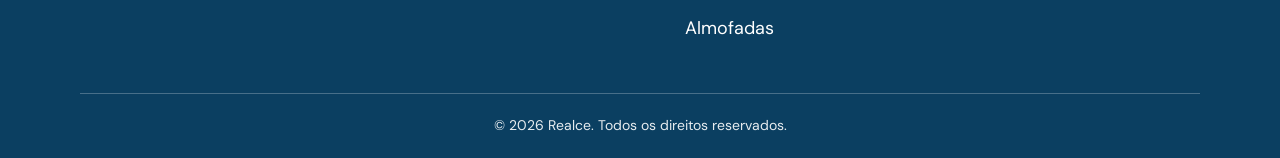
<file: produto.html>
<!DOCTYPE html>
<html lang="pt-BR">

<head>
    <meta charset="UTF-8">

    <meta
        name="viewport"
        content="width=device-width, initial-scale=1.0"
    >

    <title>Personalizar Produto</title>

    <link rel="preconnect" href="https://fonts.googleapis.com">
    <link rel="preconnect" href="https://fonts.gstatic.com" crossorigin>
    <link href="https://fonts.googleapis.com/css2?family=Bowlby+One+SC&family=Creepster&family=Grand+Hotel&family=Quintessential&family=Shrikhand&display=swap" rel="stylesheet">
    <link href="https://fonts.cdnfonts.com/css/megadeth" rel="stylesheet">
    <link href="https://db.onlinewebfonts.com/c/c282b84e055637839a448f5f6583e985?family=graffonti+.3d.drop." rel="stylesheet">
    <link rel="stylesheet" href="produto.css">
    <link rel="stylesheet" href="site-shared.css">
    <link rel="icon" type="image/jpeg" href="img/logo.jpeg">
</head>

<body>

<!-- ==================================================
     CABEÇALHO
================================================== -->

<header class="site-header">
  <div class="site-header-inner">
    <a href="index.html" class="site-logo" aria-label="Realce - Início"><img src="img/logo.jpeg" alt="Realce"></a>
    <nav class="site-desktop-nav" aria-label="Navegação principal">
      <a href="index.html">Início</a>
      <a href="apresentacao.html">Quem Somos</a>
      <a href="missao.html">Missão &amp; Valores</a>
      <a href="catalogo.html">Catálogo</a>
      <a href="contato.html">Contato</a>
    </nav>
    <button class="site-menu-toggle" id="siteMenuToggle" type="button" aria-label="Abrir menu" aria-expanded="false" aria-controls="siteMobileNav"><span></span><span></span><span></span></button>
  </div>
  <nav class="site-mobile-nav" id="siteMobileNav" aria-label="Navegação mobile">
    <a href="index.html">Início</a><a href="apresentacao.html">Quem Somos</a><a href="missao.html">Missão &amp; Valores</a><a href="catalogo.html">Catálogo</a><a href="contato.html">Contato</a>
  </nav>
</header>

<!-- ==================================================
     CONTEÚDO PRINCIPAL
================================================== -->

<main>

    <section class="produto">

        <div class="produto-container">

            <!-- ==========================================
                 LADO ESQUERDO
            =========================================== -->

            <div class="produto-visual">

                <div class="produto-imagem">

                    <span
                        class="categoria"
                        id="categoriaImagem"
                    >
                        Vestuário
                    </span>

                    <div id="produto3dViewer" class="produto3d-viewer" aria-label="Visualização 3D do produto"></div>

                    

                </div>


                <!-- COR SELECIONADA -->

                <div class="cor-selecionada">

                    <span>
                        Cor selecionada:
                    </span>

                    <span
                        class="amostra-cor"
                        id="amostraCor"
                    ></span>

                    <strong id="nomeCor">
                        Branco
                    </strong>

                </div>


                <!-- BENEFÍCIOS -->

                <div class="beneficios">

                    <div>
                        <span>✓</span>

                        <p id="beneficio1">
                            Alta qualidade
                        </p>
                    </div>

                    <div>
                        <span>✓</span>

                        <p id="beneficio2">
                            Impressão HD
                        </p>
                    </div>

                    <div>
                        <span>✓</span>

                        <p id="beneficio3">
                            Personalização completa
                        </p>
                    </div>

                    <div>
                        <span>✓</span>

                        <p>
                            Mínimo 10 unidades
                        </p>
                    </div>

                </div>

            </div>


            <!-- ==========================================
                 LADO DIREITO
            =========================================== -->

            <div class="produto-info">

                <span
                    class="tipo"
                    id="tipoProduto"
                >
                    VESTUÁRIO
                </span>


                <h1 id="tituloProduto">
                    Camiseta Personalizada
                </h1>


                <strong
                    class="preco"
                    id="precoProduto"
                >
                    A partir de R$ 49,90
                </strong>


                <p
                    class="descricao"
                    id="descricaoProduto"
                >
                    Camiseta 100% algodão penteado com
                    impressão digital de alta qualidade.
                </p>


                <!-- ======================================
                     ETAPAS
                ======================================= -->

                <div class="steps">

                    <div
                        class="step active"
                        id="stepDesign"
                    >
                        <span>1</span>
                        Design
                    </div>


                    <div class="step-line"></div>


                    <div
                        class="step"
                        id="stepDetalhes"
                    >
                        <span>2</span>
                        Detalhes
                    </div>


                    <div class="step-line"></div>


                    <div
                        class="step"
                        id="stepPedido"
                    >
                        <span>3</span>
                        Pedido
                    </div>

                </div>


                <!-- ======================================
                     ETAPA 1
                     DESIGN
                ======================================= -->

                <section
                    class="etapa active"
                    id="design"
                >

                    <!-- CORES -->

                    <div class="campo-grupo">

                        <h2>
                            🎨 Cor do produto
                        </h2>


                        <div
                            class="cores"
                            id="coresContainer"
                        >

                            <button
                                type="button"
                                class="cor branco active"
                                data-cor="Branco"
                                data-hex="#ffffff"
                                aria-label="Branco"
                            ></button>


                            <button
                                type="button"
                                class="cor azul"
                                data-cor="Azul"
                                data-hex="#163f70"
                                aria-label="Azul"
                            ></button>


                            <button
                                type="button"
                                class="cor preto"
                                data-cor="Preto"
                                data-hex="#111111"
                                aria-label="Preto"
                            ></button>


                            <button
                                type="button"
                                class="cor azul-claro"
                                data-cor="Azul claro"
                                data-hex="#acd4ff"
                                aria-label="Azul claro"
                            ></button>


                            <button
                                type="button"
                                class="cor amarelo"
                                data-cor="Amarelo"
                                data-hex="#dfae3c"
                                aria-label="Amarelo"
                            ></button>


                            <button
                                type="button"
                                class="cor vermelho"
                                data-cor="Vermelho"
                                data-hex="#ef282d"
                                aria-label="Vermelho"
                            ></button>

                        </div>

                        <label class="label cor-livre-label" for="corLivre">
                            Escolher outra cor
                            <span class="cor-livre-wrap"><input type="color" id="corLivre" value="#ffffff"><span id="corLivreValor">#ffffff</span></span>
                        </label>

                    </div>


                    <!-- UPLOAD -->

                    <div class="campo-grupo">

                        <h2>
                            ▧ Enviar design / logo
                            <small>(opcional)</small>
                        </h2>


                        <label
                            for="arquivo"
                            class="upload"
                            id="uploadBox"
                        >

                            <span class="upload-icon">
                                ↥
                            </span>

                            <strong id="uploadTexto">
                                Clique para enviar ou arraste o arquivo
                            </strong>

                            <small>
                                PNG, JPG, JPEG ou SVG até 10MB
                            </small>

                        </label>


                        <input
                            type="file"
                            id="arquivo"
                            accept=".png,.jpg,.jpeg,.svg"
                            hidden
                        >

                        <div class="imagem-personalizacao-controles">
                            <label class="label">Área do produto
                                <select class="input area-personalizacao" id="imagemArea"></select>
                            </label>
                            <label class="label">Posição horizontal
                                <input id="imagemX" type="range" min="-120" max="120" value="0">
                            </label>
                            <label class="label">Posição vertical
                                <input id="imagemY" type="range" min="-100" max="120" value="0">
                            </label>
                            <label class="label">Tamanho da imagem
                                <input id="imagemEscala" type="range" min="25" max="200" value="100">
                            </label>
                        </div>
                        <small class="ajuda-3d">A imagem pode ser movida, redimensionada e colocada em diferentes áreas do produto.</small>
                        <div id="imagensExtras"></div>
                        <button type="button" class="botao-texto-extra" id="adicionarImagem">＋ Adicionar outra imagem</button>

                    </div>


                    <!-- FRASE -->

                    <div class="campo-grupo">

                        <label
                            class="label"
                            for="frase"
                        >
                            T &nbsp; Frase / Nome personalizado

                            <small>
                                (opcional)
                            </small>
                        </label>


                        <input
                            class="input"
                            type="text"
                            id="frase"
                            placeholder="Ex: João Silva | Minha Empresa | Feliz Aniversário"
                        >

                        <div class="nome-personalizacao-controles">
                            <label class="label">Fonte
                                <select class="input fonte-personalizada" id="fraseFonte">
                                <option value="Arial, sans-serif">Arial</option>
                                <option value="Georgia, serif">Georgia</option>
                                <option value="'Times New Roman', serif">Times New Roman</option>
                                <option value="Verdana, sans-serif">Verdana</option>
                                <option value="'Trebuchet MS', sans-serif">Trebuchet MS</option>
                                <option value="'Quintessential', cursive">Quintessential</option>
                                <option value="'Grand Hotel', cursive">Grand Hotel</option>
                                <option value="'Shrikhand', cursive">Shrikhand</option>
                                <option value="'Lethal Slime', 'Creepster', fantasy">Lethal Slime</option>
                                <option value="'Megadeth', sans-serif">Megadeth</option>
                                <option value="'graffonti .3d.drop.', 'Brush Script MT', cursive">Graffonti</option>
                                <option value="'Porkys', 'Bowlby One SC', fantasy">Porky's</option>
                                </select>
                            </label>
                            <label class="label">Área do produto
                                <select class="input area-personalizacao" id="fraseArea"></select>
                            </label>
                            <label class="label">Cor das letras <input id="fraseCor" type="color" value="#0d5278"></label>
                            <label class="label">Posição horizontal <input id="fraseX" type="range" min="-100" max="100" value="0"></label>
                            <label class="label">Posição vertical <input id="fraseY" type="range" min="-80" max="100" value="35"></label>
                            <label class="label">Grossura da letra <input id="frasePeso" type="range" min="300" max="900" step="100" value="500"></label>
                            <label class="label">Tamanho da letra <input id="fraseTamanho" type="range" min="12" max="48" step="1" value="20"></label>
                        </div>
                        <small class="ajuda-3d">Cada texto é independente: ajuste fonte, cor, tamanho, grossura e posição. Você pode adicionar até 5 textos extras.</small>
                        <div id="textosExtras"></div>
                        <button type="button" class="botao-texto-extra" id="adicionarTexto">＋ Adicionar texto</button>

                    </div>


                    <div class="campo-grupo detalhes-3d">
                        <h2>✦ Detalhes decorativos</h2>
                        <div class="detalhes-opcoes" id="detalhes3dOpcoes">
                            <button type="button" class="active" data-detail="none">Nenhum</button>
                            <button type="button" data-detail="stripes">Listras</button>
                            <button type="button" data-detail="flowers">Flores</button>
                            <button type="button" data-detail="leaves">Folhas</button>
                            <button type="button" data-detail="dots">Poás</button>
                            <button type="button" data-detail="waves">Ondas</button>
                        </div>
                        <label class="label detalhe-cor">Cor do detalhe <input id="detalhe3dCor" type="color" value="#168bbd"></label>
                        <div class="controles-3d">
                            <button type="button" id="vistaFrente">Frente</button><button type="button" id="vistaLado">Lado</button><button type="button" id="vistaCostas">Costas</button><button type="button" id="centralizar3d">↻ Centralizar</button>
                        </div>
                        <small class="ajuda-3d">Arraste o produto para girar. Use a roda do mouse para aproximar.</small>
                    </div>

                    <button
                        type="button"
                        class="botao principal botao-largo"
                        id="irDetalhes"
                    >
                        Próximo: Detalhes

                        <span>
                            →
                        </span>
                    </button>

                </section>


                <!-- ======================================
                     ETAPA 2
                     DETALHES
                ======================================= -->

                <section
                    class="etapa"
                    id="detalhes"
                >

                    <!-- MODELO / TAMANHO -->

                    <div class="campo-grupo">

                        <h2 id="tituloOpcoes">
                            📏 Tamanho / Modelo
                        </h2>


                        <div
                            class="tamanhos"
                            id="tamanhosContainer"
                        >
                        </div>

                    </div>


                    <div class="campo-grupo opcoes-especificas" id="opcoesEspecificas">
                        <h2>✦ Opções do produto</h2>
                        <div id="opcoesEspecificasConteudo"></div>
                    </div>

                    <!-- QUANTIDADE -->

                    <div class="campo-grupo">

                        <h2>
                            🛍 Quantidade desejada
                        </h2>


                        <div class="quantidade">

                            <button
                                type="button"
                                id="menos"
                            >
                                −
                            </button>


                            <span id="quantidade">
                                10
                            </span>


                            <button
                                type="button"
                                id="mais"
                            >
                                +
                            </button>

                        </div>


                        <p class="minimo">
                            ⓘ Pedido mínimo: 10 unidades
                        </p>

                    </div>


                    <div class="acoes">

                        <button
                            type="button"
                            class="botao voltar"
                            id="voltarDesign"
                        >
                            ← Voltar
                        </button>


                        <button
                            type="button"
                            class="botao principal"
                            id="irPedido"
                        >
                            Próximo: Seus dados →
                        </button>

                    </div>

                </section>


                <!-- ======================================
                     ETAPA 3
                     PEDIDO
                ======================================= -->

                <section
                    class="etapa"
                    id="pedido"
                >
                    <div class="acoes-previa previa-unica">
                      <button type="button" class="botao voltar" id="baixarPrevia">↓ Baixar prévia PNG</button>
                    </div>

                    <!-- FORMULÁRIO -->

                    <form id="orcamentoForm">

                        <div class="campo-grupo">

                            <label
                                class="label"
                                for="nome"
                            >
                                Seu nome *
                            </label>


                            <input
                                class="input"
                                id="nome"
                                type="text"
                                placeholder="Nome completo"
                                required
                            >

                        </div>


                        <div class="campo-grupo">

                            <label
                                class="label"
                                for="email"
                            >
                                E-mail *
                            </label>


                            <input
                                class="input"
                                id="email"
                                type="email"
                                placeholder="seu@email.com"
                                required
                            >

                        </div>


                        <div class="campo-grupo">

                            <label
                                class="label"
                                for="telefone"
                            >
                                WhatsApp
                                <small>(opcional)</small>
                            </label>


                            <input
                                class="input"
                                id="telefone"
                                type="tel"
                                placeholder="(11) 99999-9999"
                            >

                        </div>


                        <div class="acoes">

                            <button
                                type="button"
                                class="botao voltar"
                                id="voltarDetalhes"
                            >
                                ← Voltar
                            </button>


                            <button
                                type="submit"
                                class="botao principal"
                            >
                                Solicitar orçamento
                            </button>

                        </div>


                        <p class="aviso">
                            Nossa equipe entrará em contato em até
                            24h com o orçamento completo.
                        </p>

                    </form>

                </section>

            </div>

        </div>

    </section>

</main>


<script>

/* ==================================================
   CADASTRO DE TODOS OS PRODUTOS
================================================== */

const produtos = {

    "camiseta": {

        nome: "Camiseta",

        titulo: "Camiseta Personalizada",

        categoria: "Vestuário",

        preco: "A partir de R$ 49,90",

        descricao:
            "Camiseta 100% algodão penteado com impressão digital de alta qualidade.",

        tituloOpcoes:
            "Tamanho / Modelo",

        resumoOpcao:
            "Tamanho",

        opcoes: [
            "PP",
            "P",
            "M",
            "G",
            "GG",
            "XGG"
        ],

        beneficios: [
            "100% algodão penteado",
            "Impressão digital HD",
            "Lavável na máquina"
        ]

    },


    "caneca": {

        nome: "Caneca",

        titulo: "Caneca Personalizada",

        categoria: "Casa",

        preco: "A partir de R$ 29,90",

        descricao:
            "Caneca cerâmica 325ml com sublimação em alta resolução.",

        tituloOpcoes:
            "Capacidade / Modelo",

        resumoOpcao:
            "Modelo",

        opcoes: [
            "325ml"
        ],

        beneficios: [
            "Cerâmica de qualidade",
            "Sublimação em alta resolução",
            "Estampa personalizada"
        ]

    },


    "capa de celular": {

        nome: "Capa de Celular",

        titulo: "Capa de Celular Personalizada",

        categoria: "Acessórios",

        preco: "A partir de R$ 39,90",

        descricao:
            "Capa protetora personalizada com impressão UV para diferentes modelos de smartphones.",

        tituloOpcoes:
            "Modelo do aparelho",

        resumoOpcao:
            "Aparelho",

        opcoes: [
            "iPhone",
            "Samsung",
            "Motorola",
            "Xiaomi",
            "Outro"
        ],

        beneficios: [
            "Proteção resistente",
            "Impressão UV",
            "Diversos aparelhos"
        ]

    },


    "almofada": {

        nome: "Almofada",

        titulo: "Almofada Personalizada",

        categoria: "Casa",

        preco: "A partir de R$ 54,90",

        descricao:
            "Almofada personalizada 40×40cm com enchimento e capa estampada.",

        tituloOpcoes:
            "Tamanho / Modelo",

        resumoOpcao:
            "Tamanho",

        opcoes: [
            "40x40cm"
        ],

        beneficios: [
            "Tecido confortável",
            "Impressão de alta qualidade",
            "Capa personalizada"
        ]

    },


    "caderno": {

        nome: "Caderno",

        titulo: "Caderno Personalizado",

        categoria: "Papelaria",

        preco: "A partir de R$ 34,90",

        descricao:
            "Caderno personalizado ideal para empresas, eventos, estudos e presentes.",

        tituloOpcoes:
            "Tamanho / Modelo",

        resumoOpcao:
            "Modelo",

        opcoes: [
            "A5",
            "A4"
        ],

        beneficios: [
            "Capa personalizada",
            "Acabamento de qualidade",
            "Ideal para empresas e eventos"
        ]

    },


    "bolsa tote": {

        nome: "Bolsa Tote",

        titulo: "Bolsa Tote Personalizada",

        categoria: "Acessórios",

        preco: "A partir de R$ 44,90",

        descricao:
            "Bolsa tote em tecido resistente com impressão personalizada.",

        tituloOpcoes:
            "Tamanho / Modelo",

        resumoOpcao:
            "Modelo",

        opcoes: [
            "Único"
        ],

        beneficios: [
            "Tecido resistente",
            "Estampa personalizada",
            "Reutilizável"
        ]

    },


    "garrafa": {

        nome: "Garrafa",

        titulo: "Garrafa Personalizada",

        categoria: "Casa",

        preco: "A partir de R$ 39,90",

        descricao:
            "Garrafa personalizada ideal para empresas, eventos e ações promocionais.",

        tituloOpcoes:
            "Capacidade / Modelo",

        resumoOpcao:
            "Capacidade",

        opcoes: [
            "500ml",
            "750ml"
        ],

        beneficios: [
            "Material resistente",
            "Impressão personalizada",
            "Ideal para uso diário"
        ]

    },


    "ecobag personalizada": {

        nome: "Ecobag Personalizada",

        titulo: "Ecobag Personalizada",

        categoria: "Papelaria",

        preco: "A partir de R$ 24,90",

        descricao:
            "Ecobag reutilizável com impressão personalizada em alta qualidade.",

        tituloOpcoes:
            "Tamanho / Modelo",

        resumoOpcao:
            "Modelo",

        opcoes: [
            "Único"
        ],

        beneficios: [
            "Reutilizável",
            "Impressão personalizada",
            "Leve e resistente"
        ]

    }

};


/* ==================================================
   DADOS DO PEDIDO
================================================== */

const pedido = {

    produto: "",

    cor: "Branco",

    tamanho: "",

    quantidade: 10,

    frase: "",

    arquivo: null

};


/* ==================================================
   DESCOBRIR PRODUTO DA URL
================================================== */

const parametros =
    new URLSearchParams(
        window.location.search
    );


let produtoURL =
    parametros.get("produto");


if (produtoURL) {

    produtoURL =
        produtoURL
            .toLowerCase()
            .trim();

}


/* Se não houver produto na URL,
   abre camiseta por padrão */

const produtoAtual =
    produtos[produtoURL] ||
    produtos["camiseta"];


/* ==================================================
   PREENCHER INFORMAÇÕES DO PRODUTO
================================================== */

pedido.produto =
    produtoAtual.nome;


pedido.tamanho =
    produtoAtual.opcoes[0];


document.title =
    produtoAtual.titulo +
    " | Realce";


document.getElementById(
    "tituloProduto"
).textContent =
    produtoAtual.titulo;


document.getElementById(
    "tipoProduto"
).textContent =
    produtoAtual.categoria.toUpperCase();


document.getElementById(
    "categoriaImagem"
).textContent =
    produtoAtual.categoria;


document.getElementById(
    "precoProduto"
).textContent =
    produtoAtual.preco;


document.getElementById(
    "descricaoProduto"
).textContent =
    produtoAtual.descricao;


/* ==================================================
   BENEFÍCIOS
================================================== */

document.getElementById(
    "beneficio1"
).textContent =
    produtoAtual.beneficios[0];


document.getElementById(
    "beneficio2"
).textContent =
    produtoAtual.beneficios[1];


document.getElementById(
    "beneficio3"
).textContent =
    produtoAtual.beneficios[2];


/* ==================================================
   TÍTULO DAS OPÇÕES
================================================== */

document.getElementById(
    "tituloOpcoes"
).textContent =
    "📏 " +
    produtoAtual.tituloOpcoes;


/* ==================================================
   CRIAR OPÇÕES DINAMICAMENTE
================================================== */

const tamanhosContainer =
    document.getElementById(
        "tamanhosContainer"
    );


produtoAtual.opcoes.forEach(
    function (opcao, index) {

        const botao =
            document.createElement(
                "button"
            );


        botao.type =
            "button";


        botao.className =
            "tamanho";


        if (index === 0) {

            botao.classList.add(
                "active"
            );

        }


        botao.dataset.tamanho =
            opcao;


        botao.textContent =
            opcao;


        botao.addEventListener(
            "click",
            function () {

                document
                    .querySelectorAll(
                        ".tamanho"
                    )
                    .forEach(
                        function (item) {

                            item.classList.remove(
                                "active"
                            );

                        }
                    );


                botao.classList.add(
                    "active"
                );


                pedido.tamanho =
                    opcao;

            }
        );


        tamanhosContainer.appendChild(
            botao
        );

    }
);


/* ==================================================
   CORES
================================================== */

const cores =
    document.querySelectorAll(
        ".cor"
    );


const nomeCor =
    document.getElementById(
        "nomeCor"
    );


const amostraCor =
    document.getElementById(
        "amostraCor"
    );


cores.forEach(
    function (botao) {

        botao.addEventListener(
            "click",
            function () {

                cores.forEach(
                    function (cor) {

                        cor.classList.remove(
                            "active"
                        );

                    }
                );


                botao.classList.add(
                    "active"
                );


                pedido.cor =
                    botao.dataset.cor;


                nomeCor.textContent =
                    pedido.cor;


                amostraCor.style.backgroundColor =
                    botao.dataset.hex;

            }
        );

    }
);


/* ==================================================
   UPLOAD
================================================== */

const arquivo =
    document.getElementById(
        "arquivo"
    );


const uploadTexto =
    document.getElementById(
        "uploadTexto"
    );


const uploadBox =
    document.getElementById(
        "uploadBox"
    );


arquivo.addEventListener(
    "change",
    function () {

        processarArquivo(
            arquivo.files[0]
        );

    }
);


/* Drag and drop */

uploadBox.addEventListener(
    "dragover",
    function (evento) {

        evento.preventDefault();

        uploadBox.classList.add(
            "drag"
        );

    }
);


uploadBox.addEventListener(
    "dragleave",
    function () {

        uploadBox.classList.remove(
            "drag"
        );

    }
);


uploadBox.addEventListener(
    "drop",
    function (evento) {

        evento.preventDefault();

        uploadBox.classList.remove(
            "drag"
        );


        const file =
            evento.dataTransfer.files[0];


        processarArquivo(file);

    }
);


function processarArquivo(file) {

    if (!file) {

        return;

    }


    const limite =
        10 * 1024 * 1024;


    if (file.size > limite) {

        alert(
            "O arquivo deve possuir no máximo 10MB."
        );

        return;

    }


    const tiposPermitidos = [
        "image/png",
        "image/jpeg",
        "image/svg+xml"
    ];


    if (
        !tiposPermitidos.includes(
            file.type
        )
    ) {

        alert(
            "Envie uma imagem PNG, JPG, JPEG ou SVG."
        );

        return;

    }


    pedido.arquivo =
        file;


    uploadTexto.textContent =
        file.name;


    uploadBox.classList.add(
        "arquivo-selecionado"
    );

}


/* ==================================================
   QUANTIDADE
================================================== */

const quantidadeTela =
    document.getElementById(
        "quantidade"
    );


document.getElementById(
    "mais"
).addEventListener(
    "click",
    function () {

        pedido.quantidade++;

        atualizarQuantidade();

    }
);


document.getElementById(
    "menos"
).addEventListener(
    "click",
    function () {

        if (
            pedido.quantidade > 10
        ) {

            pedido.quantidade--;

        }


        atualizarQuantidade();

    }
);


function atualizarQuantidade() {

    quantidadeTela.textContent =
        pedido.quantidade;

}


/* ==================================================
   ETAPAS
================================================== */

const etapas = {

    design:
        document.getElementById(
            "design"
        ),

    detalhes:
        document.getElementById(
            "detalhes"
        ),

    pedido:
        document.getElementById(
            "pedido"
        )

};


const indicadores = [

    document.getElementById(
        "stepDesign"
    ),

    document.getElementById(
        "stepDetalhes"
    ),

    document.getElementById(
        "stepPedido"
    )

];


function mostrarEtapa(numero) {

    Object
        .values(etapas)
        .forEach(
            function (etapa) {

                etapa.classList.remove(
                    "active"
                );

            }
        );


    indicadores.forEach(
        function (indicador) {

            indicador.classList.remove(
                "active",
                "complete"
            );

        }
    );


    /* DESIGN */

    if (numero === 1) {

        etapas.design.classList.add(
            "active"
        );


        indicadores[0].classList.add(
            "active"
        );

    }


    /* DETALHES */

    if (numero === 2) {

        etapas.detalhes.classList.add(
            "active"
        );


        indicadores[0].classList.add(
            "complete"
        );


        indicadores[1].classList.add(
            "active"
        );

    }


    /* PEDIDO */

    if (numero === 3) {

        etapas.pedido.classList.add(
            "active"
        );


        indicadores[0].classList.add(
            "complete"
        );


        indicadores[1].classList.add(
            "complete"
        );


        indicadores[2].classList.add(
            "active"
        );

    }


    /* Em celular, leva o usuário
       novamente para as etapas */

    const steps =
        document.querySelector(
            ".steps"
        );


    const topo =
        steps.getBoundingClientRect().top +
        window.scrollY -
        120;


    window.scrollTo({

        top: topo,

        behavior: "smooth"

    });

}


/* DESIGN → DETALHES */

document.getElementById(
    "irDetalhes"
).addEventListener(
    "click",
    function () {

        pedido.frase =
            document.getElementById(
                "frase"
            ).value.trim();


        mostrarEtapa(2);

    }
);


/* DETALHES → DESIGN */

document.getElementById(
    "voltarDesign"
).addEventListener(
    "click",
    function () {

        mostrarEtapa(1);

    }
);


/* DETALHES → PEDIDO */

document.getElementById(
    "irPedido"
).addEventListener(
    "click",
    function () {


        mostrarEtapa(3);

    }
);


/* PEDIDO → DETALHES */

document.getElementById(
    "voltarDetalhes"
).addEventListener(
    "click",
    function () {

        mostrarEtapa(2);

    }
);


/* ==================================================
   FORMULÁRIO
================================================== */

const orcamentoForm =
    document.getElementById(
        "orcamentoForm"
    );


orcamentoForm.addEventListener(
    "submit",
    function (evento) {

        evento.preventDefault();


        const nome =
            document.getElementById(
                "nome"
            ).value.trim();


        const email =
            document.getElementById(
                "email"
            ).value.trim();


        const telefone =
            document.getElementById(
                "telefone"
            ).value.trim();


        if (!nome || !email) {

            alert(
                "Preencha seu nome e e-mail."
            );

            return;

        }


        const resumo =

            "SOLICITAÇÃO DE ORÇAMENTO\n\n" +

            "Produto: " +
            pedido.produto +

            "\nCor: " +
            pedido.cor +

            "\n" +
            produtoAtual.resumoOpcao +
            ": " +
            pedido.tamanho +

            "\nQuantidade: " +
            pedido.quantidade +

            "\nPersonalização: " +
            (
                pedido.frase ||
                "Não informada"
            ) +

            "\n\nCliente: " +
            nome +

            "\nE-mail: " +
            email +

            "\nWhatsApp: " +
            (
                telefone ||
                "Não informado"
            );


        console.log(
            resumo
        );


        alert(
            "Orçamento solicitado com sucesso!\n\n" +
            "Produto: " +
            pedido.produto +
            "\nQuantidade: " +
            pedido.quantidade +
            "\n\nNossa equipe entrará em contato."
        );

    }
);


/* ==================================================
   COR INICIAL
================================================== */

amostraCor.style.backgroundColor =
    "#ffffff";

</script>

<footer id="site-footer" class="site-footer">
  <div class="site-footer-inner">
    <div class="site-footer-brand">
      <a href="index.html" class="site-footer-wordmark" aria-label="Página inicial"><img src="img/logo-footer-realce.jpeg" alt="Realce" class="site-footer-logo-img"></a>
      <p>Produtos únicos com a sua identidade. Para marcas que querem se destacar.</p>
      <div class="site-socials" aria-label="Redes sociais">
        <a href="#" aria-label="Instagram"><img src="img/Instagram.png" alt=""></a>
        <a href="#" aria-label="Facebook"><img src="img/facebook.png" alt=""></a>
        <a href="#" aria-label="WhatsApp"><img src="img/whatsapp.webp" alt=""></a>
      </div>
    </div>

    <div class="site-footer-column">
      <h3>NAVEGAÇÃO</h3>
      <a href="catalogo.html">Catálogo</a>
      <a href="apresentacao.html">Quem Somos</a>
      <a href="missao.html">Missão &amp; Valores</a>
      <a href="contato.html">Contato</a>
    </div>

    <div class="site-footer-column">
      <h3>PRODUTOS</h3>
      <a href="produto.html?produto=Camiseta">Camisetas</a>
      <a href="produto.html?produto=Caneca">Canecas</a>
      <a href="produto.html?produto=Capa%20de%20Celular">Capas de Celular</a>
      <a href="produto.html?produto=Caderno">Cadernos</a>
      <a href="produto.html?produto=Bolsa%20Tote">Bolsas Tote</a>
      <a href="produto.html?produto=Almofada">Almofadas</a>
    </div>

    <div class="site-footer-column site-footer-contact">
      <h3>CONTATO</h3>
      <a href="mailto:contato@realce.com.br"><span>✉</span> contato@realce.com.br</a>
      <a href="tel:+5511999990000"><span>☎</span> (11) 99999-0000</a>
      <a class="site-budget-button" href="contato.html">Solicitar orçamento</a>
    </div>
  </div>
  <div class="site-copyright">© 2026 Realce. Todos os direitos reservados.</div>
</footer>
<script src="site-shared.js"></script>
<script src="produto3d.js"></script>
<script src="personalizador-v25.js"></script>
</body>

</html>
</file>
<file: style.css>
*{margin:0;padding:0;box-sizing:border-box}html{scroll-behavior:smooth}body{font-family:"DM Sans",sans-serif;color:#365a6b;background:#fff;overflow-x:hidden}img{max-width:100%;display:block}a{text-decoration:none;color:inherit}:root{--blue:#51a9d8;--deep:#075a83;--pale:#edf8fd;--pale2:#dff2fb;--gold:#d6b63e;--text:#486675;--white:#fff}.eyebrow{font-weight:700;letter-spacing:1.7px;color:var(--gold);font-size:14px;margin-bottom:14px}.home-hero{background:linear-gradient(115deg,#dff5ff 0%,#c8edfb 47%,#eaf8fd 100%);overflow:hidden}.home-hero-inner{width:min(1320px,92%);min-height:590px;margin:auto;display:grid;grid-template-columns:.9fr 1.1fr;align-items:center;gap:54px}.home-hero-copy h1,.home-copy-block h2,.catalog-intro h2,.atelier-callout h2{font-family:"Playfair Display",serif;color:var(--deep);font-weight:600}.home-hero-copy>p:not(.eyebrow){font-size:19px;line-height:1.55;max-width:560px;margin-top:24px;color:#35657b}.primary-pill,.ghost-pill,.outline-pill{display:inline-flex;align-items:center;justify-content:center;gap:18px;border-radius:999px;font-weight:700;padding:15px 27px;transition:.2s}.primary-pill{background:var(--deep);color:#fff}.primary-pill:hover{transform:translateY(-2px);box-shadow:0 8px 20px rgba(7,90,131,.2)}.ghost-pill,.outline-pill{border:1.5px solid #2385b1;color:#16739c;background:rgba(255,255,255,.58)}.home-hero-visual{position:relative;align-self:stretch;display:flex;align-items:center;justify-content:center}.benefit-strip{background:#f4fbfe;border-bottom:1px solid #d8edf6}.benefit-grid{width:min(1320px,92%);margin:auto;display:grid;grid-template-columns:repeat(4,1fr);gap:26px;padding:30px 0}.benefit-grid article{display:flex;gap:15px;align-items:flex-start}.line-icon{width:54px;height:54px;flex:0 0 54px;border:1.5px solid #2385b1;border-radius:50%;display:grid;place-items:center;color:#1680ad;font-size:25px}.benefit-grid h3{font-size:15px;color:#0b668f;margin:3px 0 5px}.benefit-grid p{font-size:13px;line-height:1.5;color:#567483}.home-about{background:linear-gradient(120deg,#fff 0%,#effaff 100%);padding:78px 0}.home-section-grid{width:min(1220px,90%);margin:auto;display:grid;grid-template-columns:1fr .9fr;gap:70px;align-items:center}.home-copy-block h2,.catalog-intro h2{font-size:52px;margin-bottom:18px}.home-copy-block>p:not(.eyebrow),.catalog-intro>p:not(.eyebrow){font-size:17px;line-height:1.65;margin:0 0 14px;max-width:600px}.home-copy-block .outline-pill,.catalog-intro .outline-pill{margin-top:14px}.values-preview{background:#e7f6fd;padding:72px 5% 58px;text-align:center}.values-grid{width:min(1120px,100%);margin:auto;display:grid;grid-template-columns:repeat(3,1fr)}.values-grid article{padding:20px 46px;min-height:245px}.values-grid article+article{border-left:1px solid #9ed0e5}.values-grid span{width:74px;height:74px;margin:0 auto 16px;border:1.5px solid #2c8ab4;border-radius:50%;display:grid;place-items:center;font-size:31px;color:#2080aa}.values-grid h3{color:#0a648c;margin-bottom:13px}.values-grid p{line-height:1.6;font-size:15px}.section-text-link{display:inline-block;margin-top:30px;color:#1579a4;font-weight:700}.atelier-callout{background:linear-gradient(110deg,#dff3fb,#f7fcfe);padding:58px max(5%,calc((100% - 1180px)/2));display:flex;align-items:center;justify-content:space-between;gap:40px}.atelier-callout h2{font-size:42px;margin-bottom:10px}.atelier-callout p:not(.eyebrow){max-width:720px;line-height:1.6}.atelier-callout .primary-pill{flex:0 0 auto}
@media(max-width:1050px){.home-hero-inner{grid-template-columns:1fr;gap:0;padding-top:20px}.home-hero-visual{min-height:460px}.benefit-grid{grid-template-columns:1fr 1fr}.home-section-grid,.home-catalog{grid-template-columns:1fr}.values-grid article{padding:20px 25px}.atelier-callout{flex-direction:column;align-items:flex-start}}
@media(max-width:700px){.home-hero-inner{width:90%}.home-hero-copy>p:not(.eyebrow){font-size:17px}.benefit-grid{grid-template-columns:1fr;padding:24px 0}.home-about{padding:55px 0}.home-section-grid{gap:35px}.home-copy-block h2,.catalog-intro h2{font-size:39px}.values-preview{padding:50px 5%}.values-grid{grid-template-columns:1fr}.values-grid article{min-height:auto;padding:28px 15px}.values-grid article+article{border-left:0;border-top:1px solid #acd5e7}.atelier-callout{padding:48px 6%}.atelier-callout h2{font-size:35px}}
@media(max-width:480px){.primary-pill,.ghost-pill,.outline-pill{width:100%}.line-icon{width:48px;height:48px;flex-basis:48px}}

.values-grid .value-icon img {
    width: 45px;
    height: 45px;
    object-fit: contain;
}
/* Home V9 — composição inspirada nos layouts de referência */
.home-hero-inner{grid-template-columns:.88fr 1.12fr;min-height:570px}.home-hero-visual{min-width:0}.hero-slider{position:relative;width:100%;height:510px;border-radius:0 0 0 92px;overflow:hidden;background:#d7edf7;box-shadow:-18px 18px 50px rgba(24,103,140,.12)}.hero-slide{position:absolute;inset:0;opacity:0;transition:opacity .7s ease}.hero-slide.is-active{opacity:1;z-index:1}.hero-slide img{width:100%;height:100%;object-fit:cover;object-position:center}.hero-arrow{position:absolute;z-index:4;top:50%;transform:translateY(-50%);width:44px;height:44px;border-radius:50%;border:1px solid rgba(255,255,255,.75);background:rgba(5,74,107,.68);color:#fff;font-size:30px;line-height:1;cursor:pointer;display:grid;place-items:center;opacity:0;transition:.2s}.home-hero-visual:hover .hero-arrow,.hero-arrow:focus-visible{opacity:1}.hero-prev{left:18px}.hero-next{right:18px}.hero-dots{position:absolute;z-index:4;left:50%;bottom:18px;transform:translateX(-50%);display:flex;gap:8px}.hero-dots button{width:9px;height:9px;padding:0;border:1px solid #fff;border-radius:50%;background:rgba(255,255,255,.45);cursor:pointer}.hero-dots button.is-active{width:25px;border-radius:999px;background:#fff}.home-products{padding:78px max(5%,calc((100% - 1220px)/2));background:#f8fcfe}.home-products-heading{display:grid;grid-template-columns:1fr .8fr;gap:70px;align-items:end;margin-bottom:34px}.home-products-heading h2{font:600 48px/1.08 "Playfair Display",serif;color:var(--deep)}.home-products-heading>p{font-size:16px;line-height:1.7;max-width:520px}.home-product-grid{display:grid;grid-template-columns:repeat(4,1fr);gap:20px}.home-product-card{min-width:0;text-align:center}.home-product-card>div{height:270px;border-radius:18px;overflow:hidden;background:#e7f4f9}.home-product-card img{width:100%;height:100%;object-fit:cover;transition:transform .45s ease}.home-product-card:hover img{transform:scale(1.07)}.home-product-card h3{font:600 20px "Playfair Display",serif;color:var(--deep);margin:16px 0 6px}.home-product-card p{font-size:14px;min-height:40px}.home-product-card span{display:inline-block;margin-top:10px;color:#1679a4;font-size:13px;font-weight:700}.home-products-action{text-align:center;margin-top:34px}.about-product-image{height:460px;border-radius:38px 8px 38px 8px;overflow:hidden;background:#e3f4fb}.about-product-image img{width:100%;height:100%;object-fit:cover;transition:transform .5s ease}.about-product-image:hover img{transform:scale(1.035)}
@media(max-width:1050px){.hero-slider{height:430px;border-radius:30px}.home-products-heading{grid-template-columns:1fr;gap:14px}.home-product-grid{grid-template-columns:1fr 1fr}.about-product-image{height:410px}}
@media(max-width:700px){.hero-slider{height:360px}.hero-arrow{opacity:1;width:40px;height:40px}.home-products{padding:55px 5%}.home-products-heading h2{font-size:38px}.home-product-card>div{height:240px}.about-product-image{height:340px}}
@media(max-width:480px){.hero-slider{height:315px}.home-product-grid{grid-template-columns:1fr}.home-product-card>div{height:300px}}

/* V10 — Hero inspirado no layout de referência */
.home-hero{background:#dff4fc}
.home-hero-inner{width:100%;max-width:none;min-height:500px;grid-template-columns:48% 52%;gap:0;margin:0}


.home-hero-copy>p:not(.eyebrow){max-width:610px;font-size:19px;line-height:1.55}

.home-hero-visual{min-height:500px;align-self:stretch}
.hero-slider{height:100%;min-height:500px;border-radius:0;box-shadow:none}
.hero-slide img{object-fit:cover;object-position:center}
.hero-dots{bottom:20px}
@media(max-width:1050px){.home-hero-inner{grid-template-columns:1fr}.home-hero-visual{min-height:430px}.hero-slider{height:430px;min-height:430px;border-radius:0}}
@media(max-width:700px){.home-hero-visual{min-height:340px}.hero-slider{height:340px;min-height:340px}}
@media(max-width:480px){.home-hero-visual{min-height:300px}.hero-slider{height:300px;min-height:300px}}

/* V12 — hero panorâmico e paleta azul-marinho Realce */
:root{--blue:#164f72;--deep:#0b3f61;--pale:#f2f7fa;--pale2:#e8f1f6;--gold:#183f59;--text:#3e5563;--white:#fff}
.eyebrow{color:#183f59}
.home-hero{background:#eef5f8}
.home-hero-inner{display:block;width:100%;min-height:0}
.home-hero-visual{width:100%;min-height:0;display:block;position:relative}
.hero-slider{width:100%;height:auto;min-height:0;aspect-ratio:1490/453;border-radius:0;box-shadow:none;background:#dceaf1}
.hero-slide img{width:100%;height:100%;object-fit:cover;object-position:center}
.hero-quick-actions{position:absolute;z-index:5;left:6.1%;bottom:16%;display:flex;gap:12px;opacity:0;transition:.25s}
.hero-quick-actions a{display:inline-flex;align-items:center;gap:16px;border-radius:999px;padding:13px 23px;background:#0b4c73;color:#fff;font-weight:700;box-shadow:0 8px 24px rgba(5,48,74,.18)}
.hero-quick-actions a+ a{background:rgba(255,255,255,.92);color:#0b4c73;border:1px solid #0b4c73}
.home-hero-visual:hover .hero-quick-actions{opacity:1}
.primary-pill{background:#0b4c73}.ghost-pill,.outline-pill{border-color:#174f70;color:#174f70}.home-products-heading h2,.home-copy-block h2,.catalog-intro h2,.atelier-callout h2{color:#0b3f61}
@media(max-width:1050px){.home-hero-visual{min-height:0}.hero-slider{height:auto;min-height:0;border-radius:0}.hero-quick-actions{left:4%;bottom:7%;opacity:1}.hero-quick-actions a{padding:10px 16px;font-size:13px}}
@media(max-width:700px){.home-hero-visual{min-height:0}.hero-slider{height:auto;min-height:0;aspect-ratio:16/7}.hero-quick-actions{display:none}}

/* V13 — paleta final Realce */
:root{--blue:#0b4c73;--blue-dark:#073a59;--deep:#0b3f61;--blue-light:#edf4f7;--light-blue:#edf4f7;--blue-soft:#e5eff4;--gold:#667784;--yellow:#667784;--text:#465a66;--border:#d9e6ec}
.eyebrow{color:#667784!important}

/* V14 — preserva as artes completas do slideshow a partir do segundo slide */
.hero-slide:not(:first-child){background:#edf4f7}
.hero-slide:not(:first-child) img{object-fit:contain!important;object-position:center!important;transform:scale(.96)}
@media(max-width:700px){.hero-slide:not(:first-child) img{transform:scale(.98)}}

/* V15 — slides 2+ mantêm proporção natural, sem alongamento e sem corte */
.hero-slide:not(:first-child){
  display:flex;
  align-items:center;
  justify-content:center;
  background:#eef5f8;
}
.hero-slide:not(:first-child) img{
  width:100%!important;
  height:100%!important;
  object-fit:contain!important;
  object-position:center center!important;
  transform:none!important;
}

/* V16 — TODOS os slides usam exatamente o mesmo enquadramento da primeira imagem */
.hero-slide,
.hero-slide:not(:first-child){
  display:block;
  background:#dceaf1;
}
.hero-slide img,
.hero-slide:not(:first-child) img{
  width:100%!important;
  height:100%!important;
  object-fit:cover!important;
  object-position:center center!important;
  transform:none!important;
}
</file>
<file: site-shared.css>
:root{--site-blue:#51a9d8;--site-blue-dark:#268dbf;--site-blue-light:#eaf6fc;--site-gold:#e1c63d;--site-text:#565656;--site-white:#fff;--site-shadow:0 3px 14px rgba(0,0,0,.10)}
*{box-sizing:border-box}
.site-header{position:sticky!important;top:0;z-index:9999;background:#fff!important;box-shadow:var(--site-shadow);width:100%;height:auto!important;padding:0!important}
.site-header-inner{max-width:1320px;margin:auto;height:104px;padding:0 38px;display:grid;grid-template-columns:220px 1fr;align-items:center;gap:44px}
.site-logo{display:flex;align-items:center;flex:0 0 auto}.site-logo img{display:block;width:200px!important;height:76px!important;object-fit:contain}
.site-desktop-nav{display:flex;align-items:center;justify-content:center;gap:42px;width:100%}
.site-desktop-nav a{font-family:"DM Sans",Arial,sans-serif;color:#4d4d4d;text-decoration:none;font-weight:600;font-size:18px;white-space:nowrap;position:relative;padding:39px 0 35px}
.site-desktop-nav a:hover,.site-desktop-nav a.is-active{color:var(--site-blue-dark)}.site-desktop-nav a.is-active:after{content:"";position:absolute;left:0;right:0;bottom:27px;height:2px;background:var(--site-blue)}
.site-menu-toggle{display:none!important;width:46px;height:46px;border:0;background:transparent;padding:9px;cursor:pointer;flex-direction:column;justify-content:center;gap:6px}.site-menu-toggle span{display:block;width:28px;height:3px;border-radius:4px;background:#444;transition:.25s}.site-menu-toggle.open span:nth-child(1){transform:translateY(9px) rotate(45deg)}.site-menu-toggle.open span:nth-child(2){opacity:0}.site-menu-toggle.open span:nth-child(3){transform:translateY(-9px) rotate(-45deg)}
.site-mobile-nav{display:none!important;background:#fff;border-top:1px solid #edf1f3;padding:8px 20px 18px}.site-mobile-nav a{display:block;text-decoration:none;color:#4d4d4d;font-family:"DM Sans",Arial,sans-serif;font-weight:600;padding:13px 12px;border-radius:10px}.site-mobile-nav a:hover,.site-mobile-nav a.is-active{background:var(--site-blue-light);color:var(--site-blue-dark)}.site-legacy-compat{display:none!important}

/* Rodapé único de todas as páginas */
.site-footer{display:block!important;background:var(--site-blue)!important;color:#fff!important;margin:0!important;padding:56px 0 0!important;width:100%!important;font-family:"DM Sans",Arial,sans-serif}
.site-footer-inner{width:min(1120px,calc(100% - 64px));margin:0 auto;display:grid;grid-template-columns:1.35fr .95fr 1fr 1.15fr;gap:58px;text-align:left}
.site-footer-brand{padding-right:12px}.site-footer-wordmark{display:inline-block;color:#fff!important;text-decoration:none!important;font-size:14px;font-weight:600;letter-spacing:.2px;margin-bottom:78px}.site-footer-brand p{font-size:19px;line-height:1.9;margin:0 0 28px;max-width:430px;color:#fff!important}.site-socials{display:flex;gap:18px}.site-socials a{width:60px;height:60px;border:1px solid rgba(255,255,255,.35);border-radius:50%;display:flex;align-items:center;justify-content:center;transition:.2s}.site-socials a:hover{background:rgba(255,255,255,.12);transform:translateY(-2px)}.site-socials img{width:27px;height:27px;object-fit:contain;filter:brightness(0) invert(1)}
.site-footer-column{display:flex;flex-direction:column;align-items:flex-start;gap:18px;padding-top:374px}.site-footer-column h3{font-family:Georgia,"Times New Roman",serif;font-size:24px;letter-spacing:.8px;color:var(--site-gold)!important;margin:0 0 8px;font-weight:700}.site-footer-column a{color:#fff!important;text-decoration:none!important;font-size:18px;line-height:1.4}.site-footer-column>a:hover{text-decoration:underline!important}.site-footer-contact{gap:20px}.site-footer-contact>a:not(.site-budget-button){display:flex;align-items:center;gap:14px;white-space:nowrap}.site-footer-contact span{width:22px;text-align:center}.site-budget-button{border:1px solid rgba(255,255,255,.48);border-radius:999px;padding:14px 22px;margin-top:8px;font-weight:600;text-align:center;white-space:nowrap}.site-budget-button:hover{background:#fff!important;color:var(--site-blue-dark)!important;text-decoration:none!important}
.site-copyright{max-width:1120px;margin:52px auto 0!important;padding:22px 20px 24px!important;border-top:1px solid rgba(255,255,255,.25);text-align:center!important;color:rgba(255,255,255,.9)!important;font:400 14px "DM Sans",Arial,sans-serif!important;width:calc(100% - 64px)!important}
body>footer:not(#site-footer),body>.footer:not(#site-footer){display:none!important}

@media(max-width:1050px){.site-header-inner{height:86px;padding:0 20px;display:flex;justify-content:space-between;gap:20px}.site-logo img{width:160px!important;height:62px!important}.site-desktop-nav{display:none!important}.site-menu-toggle{display:flex!important}.site-mobile-nav.open{display:block!important}.site-footer-inner{grid-template-columns:1fr 1fr;gap:42px 70px}.site-footer-brand{grid-column:1/-1}.site-footer-wordmark{margin-bottom:30px}.site-footer-column{padding-top:0}.site-footer-brand p{max-width:620px}.site-copyright{margin-top:40px!important}}
@media(max-width:650px){.site-footer{padding-top:42px!important}.site-footer-inner{width:calc(100% - 40px);grid-template-columns:1fr;gap:34px}.site-footer-brand{grid-column:auto}.site-footer-wordmark{margin-bottom:26px}.site-footer-brand p{font-size:17px;line-height:1.7}.site-socials a{width:52px;height:52px}.site-footer-column{gap:13px}.site-footer-column h3{font-size:21px}.site-footer-column a{font-size:16px}.site-copyright{width:calc(100% - 40px)!important;margin-top:34px!important}}
@media(max-width:480px){.site-header-inner{height:78px;padding:0 14px}.site-logo img{width:145px!important;height:56px!important}}

.value-icon {
    display: flex;
    align-items: center;
    justify-content: center;
}

.value-icon img {
    width: 75px;
    height: 75px;
    object-fit: contain;
}/* Logo oficial no rodapé */
.site-footer-wordmark{margin-bottom:34px!important}
.site-footer-logo-img{display:block;width:118px;height:118px;object-fit:cover;border-radius:50%;mix-blend-mode:screen}
@media(max-width:650px){.site-footer-logo-img{width:100px;height:100px}}

/* V12 — identidade azul-marinho Realce */
:root{--site-blue:#0b4c73;--site-blue-dark:#073a59;--site-blue-light:#edf4f7;--site-gold:#ffffff;--site-text:#465a66}
.site-footer{background:#0b3f61!important}.site-footer-column h3{color:#fff!important}.site-desktop-nav a:hover,.site-desktop-nav a.is-active{color:#0b4c73}.site-desktop-nav a.is-active:after{background:#0b4c73}

/* V13 — navegação/rodapé */
:root{--site-blue:#0b4c73;--site-blue-dark:#073a59;--site-blue-light:#edf4f7;--site-gold:#667784;--site-text:#465a66}
.site-footer{background:#0b3f61!important}.site-footer-column h3{color:#fff!important}
</file>
<file: apresentacao.css>
/* =====================================================
   CONFIGURAÇÕES GERAIS
===================================================== */

:root {

    --blue: #52a9d7;
    --blue-dark: #3197c9;

    --blue-light: #e8f5fc;
    --blue-soft: #dff1fb;

    --gold: #d4ad3f;

    --text: #666666;
    --dark: #444444;

    --white: #ffffff;

    --serif: "Playfair Display", Georgia, serif;
    --sans: "DM Sans", Arial, sans-serif;
}


* {
    margin: 0;
    padding: 0;
    box-sizing: border-box;
}


html {
    scroll-behavior: smooth;
}


body {

    font-family: var(--sans);

    color: var(--text);

    background: #ffffff;

    line-height: 1.65;

    overflow-x: hidden;
}


img {
    max-width: 100%;
    display: block;
}


a {
    text-decoration: none;
    color: inherit;
}


button {
    font-family: inherit;
}



/* =====================================================
   HEADER
===================================================== */

.header {

    width: 100%;

    height: 165px;

    background: #ffffff;

    position: sticky;

    top: 0;

    z-index: 1000;

    box-shadow:
        0 4px 12px rgba(0, 0, 0, 0.08);
}





.logo {

    display: block;

    width: 240px;
}


.logo img {

    width: 100%;

    height: 125px;

    object-fit: contain;
}



/* =====================================================
   MENU DESKTOP
===================================================== */

.menu {

    display: flex;

    align-items: center;

    gap: 35px;
}


.menu a {

    font-size: 16px;

    color: #555;

    font-weight: 600;

    transition: 0.25s;
}


.menu a:hover,
.menu a.active {

    color: var(--blue);
}



/* =====================================================
   HAMBÚRGUER
===================================================== */

.menu-button {

    display: none;

    width: 48px;

    height: 48px;

    border: 0;

    background: transparent;

    cursor: pointer;
}


.menu-button span {

    width: 35px;

    height: 4px;

    margin: 6px auto;

    border-radius: 20px;

    display: block;

    background: #444;

    transition: 0.3s;
}



/* =====================================================
   TEXTO PEQUENO DOURADO
===================================================== */

.section-label {

    display: block;

    color: var(--gold);

    font-size: 16px;

    font-weight: 700;

    letter-spacing: 1px;

    text-transform: uppercase;
}



/* =====================================================
   HERO
===================================================== */

.hero {

    min-height: 650px;

    position: relative;

    overflow: hidden;

    background: var(--blue);

    display: flex;

    align-items: center;

    justify-content: center;

    text-align: center;

    padding:

        90px
        20px
        130px;
}


.hero-content {

    width: min(750px, 90%);

    position: relative;

    z-index: 2;
}


.hero-label {

    margin-bottom: 20px;

    font-size: 20px;
}


.hero h1 {

    color: white;

    font-family: var(--serif);

    font-size: clamp(55px, 8vw, 86px);

    line-height: 1.05;

    margin-bottom: 35px;
}


.hero p {

    color: rgba(255,255,255,.78);

    font-size: clamp(20px, 3vw, 31px);

    line-height: 1.65;
}



/* onda branca */

.hero-wave {

    position: absolute;

    bottom: -1px;

    left: -5%;

    width: 110%;

    height: 90px;

    background: white;

    border-radius: 50% 50% 0 0 / 70% 70% 0 0;

    transform: translateY(45px);
}



/* =====================================================
   NÚMEROS
===================================================== */

















/* =====================================================
   HISTÓRIA
===================================================== */

.history {

    padding: 130px 20px;
}


.history-container {

    width: min(1100px, 100%);

    margin: auto;

    display: grid;

    grid-template-columns:
        1.1fr .9fr;

    gap: 80px;

    align-items: center;
}


.small-line {

    width: 100%;

    height: 1px;

    background: #e4e4e4;

    margin: 25px 0 35px;
}


.history-text h2 {

    font-family: var(--serif);

    color: var(--blue);

    font-size: clamp(42px, 5vw, 65px);

    line-height: 1.15;

    margin-bottom: 45px;
}


.history-text p {

    font-size: 20px;

    line-height: 1.85;

    margin-bottom: 25px;

    color: #666;
}



/* =====================================================
   CARD DE CITAÇÃO
===================================================== */














/* =====================================================
   VALORES
===================================================== */

.values {

    background: var(--blue-light);

    padding: 120px 20px 130px;
}















/* cards */

.values-grid {

    display: grid;

    grid-template-columns:
        repeat(2, 1fr);

    gap: 35px;
}





.value-icon {

    width: 105px;

    height: 105px;

    border-radius: 25px;

    background: #eff9fd;

    display: flex;

    justify-content: center;

    align-items: center;

    color: var(--blue);

    font-size: 55px;

    margin-bottom: 40px;
}









/* =====================================================
   CTA FINAL
===================================================== */

.cta {

    min-height: 650px;

    background: var(--blue);

    position: relative;

    overflow: hidden;

    display: flex;

    align-items: center;

    justify-content: center;

    padding:
        110px
        20px
        140px;
}


.cta-content {

    width: min(800px, 100%);

    text-align: center;

    position: relative;

    z-index: 2;
}


.cta h2 {

    font-family: var(--serif);

    color: white;

    font-size: clamp(48px, 6vw, 70px);

    line-height: 1.1;

    margin-bottom: 30px;
}


.cta p {

    color: rgba(255,255,255,.75);

    font-size: 24px;

    line-height: 1.6;

    max-width: 720px;

    margin:
        0
        auto
        55px;
}



/* =====================================================
   BOTÕES CTA
===================================================== */

.cta-buttons {

    display: flex;

    flex-direction: column;

    align-items: center;

    gap: 25px;
}


.button {

    width: 410px;

    max-width: 100%;

    min-height: 85px;

    border-radius: 50px;

    display: flex;

    align-items: center;

    justify-content: center;

    gap: 35px;

    font-size: 21px;

    font-weight: 700;

    transition:
        transform .2s,
        box-shadow .2s,
        background .2s;
}


.button:hover {

    transform: translateY(-3px);
}


.button-white {

    background: white;

    color: var(--blue);

    box-shadow:
        0 12px 25px rgba(0,0,0,.08);
}


.button-white:hover {

    box-shadow:
        0 15px 30px rgba(0,0,0,.14);
}


.button-outline {

    color: white;

    border: 2px solid rgba(255,255,255,.45);
}


.button-outline:hover {

    background: rgba(255,255,255,.1);
}



/* onda */

.cta-wave {

    position: absolute;

    bottom: -55px;

    left: -5%;

    width: 110%;

    height: 100px;

    background: white;

    border-radius: 50% 50% 0 0 / 80% 80% 0 0;
}



/* =====================================================
   TABLET
===================================================== */

@media (max-width: 900px) {

    .header {

        height: 135px;
    }


    .logo {

        width: 205px;
    }


    .logo img {

        height: 105px;
    }


    /* menu mobile */

    .menu-button {

        display: block;

        position: relative;

        z-index: 1002;
    }


    .menu {

        position: absolute;

        top: 135px;

        left: 0;

        width: 100%;

        background: white;

        display: flex;

        flex-direction: column;

        align-items: stretch;

        gap: 0;

        max-height: 0;

        overflow: hidden;

        opacity: 0;

        box-shadow:
            0 12px 20px rgba(0,0,0,.08);

        transition:
            max-height .35s,
            opacity .3s;
    }


    .menu.open {

        max-height: 400px;

        opacity: 1;
    }


    .menu a {

        padding: 18px 7%;

        border-top: 1px solid #eee;
    }


    /* animação menu */

    .menu-button.active span:nth-child(1) {

        transform:
            translateY(10px)
            rotate(45deg);
    }


    .menu-button.active span:nth-child(2) {

        opacity: 0;
    }


    .menu-button.active span:nth-child(3) {

        transform:
            translateY(-10px)
            rotate(-45deg);
    }


    


    .history-container {

        grid-template-columns: 1fr;

        gap: 70px;
    }


    .values-grid {

        grid-template-columns: 1fr;
    }

}



/* =====================================================
   CELULAR
===================================================== */

@media (max-width: 600px) {


    /* HEADER */

    .header {

        height: 105px;
    }


    


    .logo {

        width: 145px;
    }


    .logo img {

        height: 85px;
    }


    .menu {

        top: 105px;
    }


    .menu-button {

        width: 42px;
    }


    .menu-button span {

        width: 28px;

        height: 3px;

        margin: 5px auto;
    }


    .menu-button.active span:nth-child(1) {

        transform:
            translateY(8px)
            rotate(45deg);
    }


    .menu-button.active span:nth-child(3) {

        transform:
            translateY(-8px)
            rotate(-45deg);
    }



    /* HERO */

    .hero {

        min-height: 510px;

        padding:
            70px
            28px
            100px;
    }


    .hero-content {

        width: 100%;
    }


    .hero-label {

        font-size: 15px;

        margin-bottom: 15px;
    }


    .hero h1 {

        font-size: 48px;

        margin-bottom: 25px;
    }


    .hero p {

        font-size: 20px;

        line-height: 1.7;
    }


    .hero-wave {

        height: 55px;

        transform: translateY(28px);
    }



    /* NÚMEROS */

    


    


    


    



    /* HISTÓRIA */

    .history {

        padding:
            85px
            25px
            100px;
    }


    .history-container {

        gap: 65px;
    }


    .section-label {

        font-size: 14px;
    }


    .small-line {

        margin:
            18px
            0
            25px;
    }


    .history-text h2 {

        font-size: 42px;

        margin-bottom: 35px;
    }


    .history-text p {

        font-size: 18px;

        line-height: 1.75;

        margin-bottom: 25px;
    }



    /* CITAÇÃO */

    


    


    


    



    /* VALORES */

    .values {

        padding:
            90px
            24px
            100px;
    }


    


    


    


    .values-grid {

        gap: 30px;
    }


    


    .value-icon {

        width: 85px;

        height: 85px;

        font-size: 45px;

        border-radius: 22px;

        margin-bottom: 35px;
    }


    


    



    /* CTA */

    .cta {

        min-height: 610px;

        padding:
            90px
            25px
            130px;
    }


    .cta h2 {

        font-size: 46px;
    }


    .cta p {

        font-size: 20px;

        margin-bottom: 45px;
    }


    .button {

        width: 330px;

        min-height: 72px;

        font-size: 18px;
    }

}



/* =====================================================
   CELULARES PEQUENOS
===================================================== */

@media (max-width: 390px) {

    .hero h1 {

        font-size: 42px;
    }


    .hero p {

        font-size: 18px;
    }


    


    


    .history-text h2 {

        font-size: 37px;
    }


    .history-text p {

        font-size: 17px;
    }


    


    


    


    .cta h2 {

        font-size: 41px;
    }

}

/* =====================================================
   FOTO DA HISTÓRIA - ETEC ZONA LESTE
===================================================== */
.history-photo-card {
    align-self: center;
    margin: 0;
    background: #ffffff;
    border-radius: 26px;
    overflow: hidden;
    box-shadow: 0 20px 55px rgba(28, 103, 143, 0.16);
    border: 1px solid rgba(82, 169, 215, 0.18);
}

.history-photo-card img {
    width: 100%;
    aspect-ratio: 4 / 3;
    object-fit: cover;
}

.history-photo-card figcaption {
    padding: 24px 26px 28px;
    color: var(--text);
    font-size: 15px;
    line-height: 1.65;
}

.history-photo-card figcaption strong {
    display: block;
    margin-bottom: 5px;
    color: var(--blue-dark);
    font-family: var(--serif);
    font-size: 22px;
}

.history-text strong {
    color: var(--blue-dark);
}

@media (max-width: 850px) {
    .history-photo-card {
        width: 100%;
        max-width: 680px;
        margin: 10px auto 0;
    }
}

/* V12 — paleta Realce */
:root{--blue:#0b4c73;--blue-dark:#073a59;--blue-light:#edf4f7;--blue-soft:#e5eff4;--gold:#183f59;--text:#52636c;--dark:#243b48}
.section-label,.eyebrow{color:#183f59!important}

/* V13 — paleta final Realce */
:root{--blue:#0b4c73;--blue-dark:#073a59;--deep:#0b3f61;--blue-light:#edf4f7;--light-blue:#edf4f7;--blue-soft:#e5eff4;--gold:#667784;--yellow:#667784;--text:#465a66;--border:#d9e6ec}
.eyebrow{color:#667784!important}

/* V14 — rótulo superior padronizado */
.hero-label.section-label{color:#667784!important;text-transform:uppercase;font-weight:700;letter-spacing:2px;font-size:20px;background:transparent!important}
</file>
<file: catalogo.css>
@import url("https://fonts.googleapis.com/css2?family=DM+Sans:wght@400;500;600;700&family=Playfair+Display:wght@600;700&display=swap");

:root {
  --blue: #50a7d8;
  --blue-dark: #3f99cc;
  --blue-light: #e9f5fc;
  --yellow: #e7dc55;
  --text: #4b5158;
  --white: #ffffff;
  --border: #d8eef8;
  --shadow: 0 8px 24px rgba(61, 126, 160, .10);
}

* { box-sizing: border-box; }

html { scroll-behavior: smooth; }

body {
  margin: 0;
  font-family: "DM Sans", Arial, sans-serif;
  color: var(--text);
  background: #fff;
}

button, input { font: inherit; }

.header {
  height: 116px;
  background: #fff;
  display: flex;
  align-items: center;
  justify-content: space-between;
  padding: 0 clamp(28px, 7vw, 80px);
  position: sticky;
  top: 0;
  z-index: 50;
  box-shadow: 0 2px 8px rgba(0,0,0,.10);
}



.logo {

    width: 220px;

    height: 100px;

    display: flex;

    align-items: center;

}

.logo img {

    width: 100%;

    height: 100%;

    object-fit: contain;

}

.menu-btn {
  width: 46px;
  height: 46px;
  border: 0;
  background: transparent;
  cursor: pointer;
  display: flex;
  flex-direction: column;
  align-items: center;
  justify-content: center;
  gap: 6px;
}

.menu-btn span {
  width: 31px;
  height: 4px;
  background: #4a4a4a;
  border-radius: 2px;
  transition: .25s;
}

.menu-btn.open span:nth-child(1) { transform: translateY(10px) rotate(45deg); }
.menu-btn.open span:nth-child(2) { opacity: 0; }
.menu-btn.open span:nth-child(3) { transform: translateY(-10px) rotate(-45deg); }

.mobile-menu {
  position: absolute;
  right: 45px;
  top: 95px;
  width: 230px;
  background: #fff;
  border-radius: 12px;
  padding: 10px;
  box-shadow: 0 14px 35px rgba(0,0,0,.15);
  display: none;
}

.mobile-menu.open { display: flex; flex-direction: column; }

.mobile-menu a {
  color: var(--text);
  text-decoration: none;
  padding: 13px 16px;
  border-radius: 8px;
}

.mobile-menu a:hover { background: var(--blue-light); color: var(--blue-dark); }

.hero {
  min-height: 690px;
  background: var(--blue);
  color: #fff;
  position: relative;
  overflow: hidden;
  display: flex;
  justify-content: center;
  align-items: center;
  text-align: center;
}

.hero-content {
  width: min(1000px, 90%);
  margin-top: -40px;
}

.eyebrow {
  color: var(--yellow);
  font-size: 28px;
  font-weight: 700;
  letter-spacing: 2px;
  margin: 0 0 42px;
}

.hero h1 {
  font-family: "Playfair Display", Georgia, serif;
  font-size: clamp(52px, 7vw, 82px);
  line-height: 1.05;
  margin: 0 0 40px;
}

.hero p:last-child {
  font-size: clamp(23px, 3vw, 34px);
  line-height: 1.55;
  margin: 0 auto;
  max-width: 1000px;
}

.hero-wave {
  position: absolute;
  left: -3%;
  right: -3%;
  bottom: -1px;
  height: 75px;
  background: #fff;
  border-radius: 52% 52% 0 0 / 100% 100% 0 0;
}

.catalog {
  padding: 72px clamp(24px, 7vw, 85px) 110px;
  max-width: 1400px;
  margin: auto;
}

.filters {
  display: flex;
  flex-wrap: wrap;
  gap: 18px;
  margin-bottom: 36px;
}

.filter {
  border: 0;
  background: var(--blue-light);
  color: var(--blue-dark);
  padding: 19px 36px;
  border-radius: 999px;
  cursor: pointer;
  font-size: 21px;
  font-weight: 500;
  transition: .2s;
}

.filter:hover,
.filter.active {
  color: #fff;
  background: var(--blue);
  box-shadow: 0 5px 12px rgba(80,167,216,.22);
}

.search-box {
  width: min(620px, 100%);
  height: 68px;
  margin: 0 auto 70px;
  border: 2px solid #dceff7;
  border-radius: 999px;
  display: flex;
  align-items: center;
  padding: 0 25px;
  color: #aab2b9;
  transition: .2s;
}

.search-box:focus-within {
  border-color: var(--blue);
  box-shadow: 0 0 0 4px rgba(80,167,216,.10);
}

.search-icon {
  font-size: 39px;
  line-height: 0;
  transform: rotate(-20deg);
  margin-right: 12px;
}

.search-box input {
  border: 0;
  outline: 0;
  width: 100%;
  font-size: 22px;
  color: var(--text);
  background: transparent;
}

.products {
  display: grid;
  grid-template-columns: repeat(2, minmax(0, 1fr));
  gap: 35px;
}

.product-card {
  border: 1px solid #d9eef8;
  border-radius: 14px;
  overflow: hidden;
  background: #fff;
  box-shadow: var(--shadow);
  transition: transform .2s, box-shadow .2s;
}

.product-card:hover {
  transform: translateY(-5px);
  box-shadow: 0 14px 34px rgba(61,126,160,.15);
}

.product-card.hidden { display: none; }

.product-image {
  height: 310px;
  position: relative;
  overflow: hidden;
  display: flex;
  align-items: center;
  justify-content: center;
}

.product-image::after {
  content: "";
  position: absolute;
  inset: 0;
  background: linear-gradient(135deg, rgba(255,255,255,.22), transparent 45%);
  pointer-events: none;
}

.shirt { background: #151515; }


.mug { background: #b7b4b1; }



.phone { background: #e1e1e1; }




.pillow { background: #f1f1ef; }


.notebook { background: #d8e9f0; }


.tote { background: #ece5d7; }





.bottle { background: #e9f2f5; }







.product-info {
  padding: 25px 28px 30px;
}

.product-info h2 {
  font-family: "Playfair Display", Georgia, serif;
  color: var(--blue-dark);
  font-size: 32px;
  margin: 0 0 12px;
}

.product-info p {
  min-height: 62px;
  font-size: 18px;
  line-height: 1.5;
  margin: 0 0 15px;
}

.product-info strong {
  color: #d9c944;
  font-size: 20px;
  display: block;
  margin-bottom: 18px;
}

.customize {
  border: 0;
  background: transparent;
  color: var(--blue-dark);
  font-size: 19px;
  font-weight: 600;
  padding: 0;
  cursor: pointer;
}

.customize:hover { text-decoration: underline; }

.empty-state {
  display: none;
  text-align: center;
  padding: 70px 20px;
}

.empty-state.show { display: block; }

.empty-state h2 {
  color: var(--blue-dark);
  font-family: "Playfair Display", Georgia, serif;
}

.quote {
  background: var(--blue-light);
  text-align: center;
  padding: 125px 24px 135px;
}

.quote h2 {
  color: var(--blue-dark);
  font-family: "Playfair Display", Georgia, serif;
  font-size: clamp(42px, 6vw, 65px);
  margin: 0 0 30px;
}

.quote p {
  font-size: clamp(22px, 3vw, 32px);
  line-height: 1.55;
  margin: 0 auto 45px;
}

.quote-btn {
  display: inline-block;
  text-decoration: none;
  color: #fff;
  background: var(--blue);
  padding: 20px 42px;
  border-radius: 999px;
  font-size: 21px;
  font-weight: 600;
  box-shadow: 0 7px 16px rgba(80,167,216,.22);
}

























@media (max-width: 850px) {
  .header { height: 90px; padding: 0 24px; }
  
  
  

  .mobile-menu { top: 78px; right: 20px; }

  .hero { min-height: 520px; }
  .eyebrow { font-size: 20px; margin-bottom: 25px; }
  .hero h1 { font-size: 47px; margin-bottom: 25px; }
  .hero p:last-child { font-size: 20px; }
  .hero-wave { height: 50px; }

  .catalog { padding: 45px 20px 70px; }
  .filters { gap: 10px; }
  .filter { font-size: 16px; padding: 13px 20px; }

  .search-box { height: 58px; margin-bottom: 40px; }
  .search-box input { font-size: 17px; }

  .products { grid-template-columns: 1fr; }
  .product-image { height: 270px; }

  .quote { padding: 75px 20px 85px; }
  .quote p { font-size: 20px; }

  
  
  
  
  .desktop { display: none; }
}

@media (max-width: 430px) {
  .header { padding: 0 15px; }
  
  .menu-btn { width: 40px; }

  .hero h1 { font-size: 39px; }
  .hero p:last-child { font-size: 18px; }

  .product-info h2 { font-size: 27px; }
  .product-info p { font-size: 16px; }
}

/* Fotos reais dos produtos no catálogo */
.product-image.catalog-photo{background:#eef7fb;overflow:hidden;}
.product-image.catalog-photo img{width:100%;height:100%;object-fit:cover;display:block;transition:transform .45s ease,filter .45s ease;}
.product-card:hover .product-image.catalog-photo img{transform:scale(1.075);filter:saturate(1.03) contrast(1.02);}

/* V12 — paleta Realce */
:root{--blue:#0b4c73;--blue-dark:#073a59;--blue-light:#edf4f7;--yellow:#183f59;--text:#465a66;--border:#d9e6ec}

/* V13 — paleta final Realce */
:root{--blue:#0b4c73;--blue-dark:#073a59;--deep:#0b3f61;--blue-light:#edf4f7;--light-blue:#edf4f7;--blue-soft:#e5eff4;--gold:#667784;--yellow:#667784;--text:#465a66;--border:#d9e6ec}
.eyebrow{color:#667784!important}
</file>
<file: contato.css>
/* =============================================================
   CONTATO.CSS
   Estilos da página "Contato & Orçamento" da Realce.
   O HTML fica separado no arquivo: contato.html
   ============================================================= */


/* =============================================================
   1. VARIÁVEIS DE CORES E CONFIGURAÇÕES
   Facilita alterar as cores do site em um único lugar.
   ============================================================= */

:root {
    --blue: #4ca7d8;
    --blue-dark: #3c95c6;

    --light-blue: #eaf7ff;

    --purple: #6739ad;
    --purple-dark: #542b93;

    --gold: #d6bc58;

    --text: #4d6675;
    --muted: #71818b;

    --border: #d9e8ee;

    --white: #ffffff;
    --bg: #fbfdfe;

    --shadow: 0 10px 28px rgba(55, 91, 108, 0.10);
}


/* =============================================================
   2. RESET / CONFIGURAÇÕES GERAIS
   ============================================================= */

* {
    box-sizing: border-box;
}

html {
    scroll-behavior: smooth;
}

body {
    margin: 0;
    background: var(--bg);
    color: var(--text);

    font-family: "DM Sans", Arial, sans-serif;
}


/* =============================================================
   4. CABEÇALHO / MENU
   ============================================================= */

.header {
    background: #ffffff;

    border-bottom: 1px solid #edf1f3;

    position: sticky;
    top: 0;

    z-index: 10;
}

.nav {
    width: min(1080px, 100%);

    margin: auto;

    min-height: 92px;

    padding: 12px 24px;

    display: flex;
    align-items: center;
    justify-content: space-between;
}


/* Logo */

.logo {

    width: 220px;

    height: 100px;

    display: flex;

    align-items: center;

}

.logo img {

    width: 100%;

    height: 100%;

    object-fit: contain;

}


/* Botão do menu */

.menu-btn {
    width: 48px;
    height: 48px;

    border: 0;
    background: #ffffff;

    border-radius: 12px;

    display: grid;
    place-items: center;

    cursor: pointer;
}


/* =============================================================
   5. ÍCONE HAMBÚRGUER
   ============================================================= */








/* =============================================================
   6. HERO / BANNER AZUL
   ============================================================= */

.hero {
    position: relative;

    overflow: hidden;

    background: var(--blue);
    color: #ffffff;

    min-height: 500px;

    display: flex;
    align-items: center;
}


/* Curva branca na parte inferior do banner */

.hero::after {
    content: "";

    position: absolute;

    left: -5%;
    right: -5%;

    bottom: -90px;

    height: 170px;

    background: var(--bg);

    border-radius: 50% 50% 0 0 / 45% 45% 0 0;
}


/* Conteúdo do banner */

.hero-inner {
    width: min(1080px, 100%);

    margin: auto;

    padding: 85px 24px 130px;

    text-align: center;

    position: relative;

    z-index: 1;
}


/* Texto pequeno "FALE CONOSCO" */

.eyebrow {
    color: #ead66c;

    letter-spacing: 2px;

    font-weight: 700;

    font-size: 18px;

    margin-bottom: 20px;
}


/* Título principal */

.hero h1 {
    margin: 0 auto 22px;

    max-width: 700px;

    font-family: "Playfair Display", Georgia, serif;

    font-size: clamp(48px, 7vw, 82px);

    line-height: 0.98;

    font-weight: 700;
}


/* Texto abaixo do título */

.hero p {
    margin: auto;

    max-width: 690px;

    font-size: 21px;

    line-height: 1.65;

    color: #f4fbff;
}


/* =============================================================
   7. ÁREA PRINCIPAL
   ============================================================= */

main {
    width: min(1080px, 100%);

    margin: auto;

    padding: 0 24px 90px;
}


/* Título pequeno das seções */

.section-label {
    color: #c8af4c;

    font-weight: 700;

    letter-spacing: 1.5px;

    font-size: 15px;

    text-transform: uppercase;

    margin: 18px 0 12px;
}


/* Títulos principais das seções */

.section-title {
    margin: 0 0 12px;

    color: var(--blue-dark);

    font-family: "Playfair Display", Georgia, serif;

    font-size: clamp(34px, 5vw, 52px);

    line-height: 1.1;
}


/* Texto introdutório */

.intro {
    margin: 0 0 32px;

    max-width: 680px;

    color: #70808a;

    font-size: 18px;

    line-height: 1.7;
}


/* =============================================================
   8. GRID DOS CARDS DE INFORMAÇÃO
   ============================================================= */

.info-grid {
    display: grid;

    grid-template-columns: repeat(2, 1fr);

    gap: 18px;

    margin-bottom: 64px;
}


/* Cada card */

.info-card {
    background: var(--light-blue);

    border-radius: 18px;

    padding: 26px 28px;

    display: flex;
    align-items: center;

    gap: 18px;

    min-height: 112px;
}


/* Área do ícone */

.icon {
    flex: 0 0 50px;

    width: 50px;
    height: 50px;

    border-radius: 15px;

    background: #e0f3fc;

    display: grid;
    place-items: center;

    color: #5aaad3;
}

.icon svg {
    width: 25px;
    height: 25px;
}


/* Título dentro do card */

.info-card h3 {
    margin: 0 0 4px;

    color: #4c9ac1;

    font-size: 18px;
}


/* Texto dentro do card */

.info-card p {
    margin: 0;

    color: #687b85;

    font-size: 16px;
}


/* =============================================================
   9. ÁREA DO TEXTO + FORMULÁRIO
   ============================================================= */

.contact-layout {
    display: grid;

    grid-template-columns: 0.82fr 1.18fr;

    gap: 42px;

    align-items: start;
}


/* =============================================================
   10. TEXTO LATERAL
   ============================================================= */

.contact-side {
    padding-top: 15px;
}

.contact-side h2 {
    color: var(--blue-dark);

    font-family: "Playfair Display", Georgia, serif;

    font-size: 40px;

    margin: 0 0 15px;
}

.contact-side p {
    line-height: 1.75;

    color: #70808a;
}


/* Lista de benefícios */

.mini-list {
    margin-top: 28px;

    display: grid;

    gap: 14px;
}


/* Cada item da lista */

.mini-item {
    display: flex;

    gap: 12px;

    align-items: flex-start;
}


/* Bolinha dourada */

.mini-dot {
    width: 10px;
    height: 10px;

    background: #d6bc58;

    border-radius: 50%;

    margin-top: 8px;

    flex: none;
}


/* =============================================================
   11. CARD DO FORMULÁRIO
   ============================================================= */

.form-card {
    background: #ffffff;

    border: 1px solid #e1edf1;

    border-radius: 25px;

    padding: 36px;

    box-shadow: var(--shadow);
}


/* Título do formulário */

.form-card h2 {
    margin: 0 0 28px;

    color: var(--blue-dark);

    font-family: "Playfair Display", Georgia, serif;

    font-size: 38px;
}


/* =============================================================
   12. CAMPOS DO FORMULÁRIO
   ============================================================= */

.field {
    margin-bottom: 20px;
}


/* Texto acima dos campos */

label {
    display: block;

    margin-bottom: 9px;

    color: #5ba6ce;

    font-weight: 700;

    font-size: 16px;
}


/* Inputs, select e textarea */

input,
select,
textarea {
    width: 100%;

    border: 1px solid #d7e6eb;

    border-radius: 14px;

    padding: 16px 17px;

    background: #ffffff;

    color: #4e626d;

    font: inherit;

    outline: none;

    transition: 0.2s;
}


/* Efeito quando o usuário clica no campo */

input:focus,
select:focus,
textarea:focus {
    border-color: #69b5da;

    box-shadow: 0 0 0 3px rgba(76, 167, 216, 0.12);
}


/* Área de texto */

textarea {
    min-height: 145px;

    resize: vertical;
}


/* =============================================================
   13. DUAS COLUNAS DO FORMULÁRIO
   Telefone + Produto.
   ============================================================= */

.two-cols {
    display: grid;

    grid-template-columns: 1fr 1fr;

    gap: 16px;
}


/* =============================================================
   14. BOTÃO DE ENVIO
   ============================================================= */

button.submit {
    width: 100%;

    border: 0;

    border-radius: 14px;

    padding: 17px 20px;

    background: var(--blue);

    color: #ffffff;

    font-size: 17px;

    font-weight: 700;

    cursor: pointer;

    transition: 0.2s;
}


/* Efeito ao passar o mouse */

button.submit:hover {
    background: var(--blue-dark);

    transform: translateY(-1px);
}


/* =============================================================
   15. MENSAGEM DE SUCESSO
   ============================================================= */

.success {
    display: none;

    margin-top: 16px;

    padding: 14px 16px;

    border-radius: 12px;

    background: #e9f8ee;

    color: #317548;

    font-weight: 600;
}


/* =============================================================
   16. RODAPÉ
   ============================================================= */

footer {
    background: #f1f9fc;

    border-top: 1px solid #e2eef2;

    padding: 32px 24px;

    text-align: center;

    color: #6d818c;
}


/* =============================================================
   17. RESPONSIVIDADE PARA CELULARES
   Quando a tela tiver até 760px.
   ============================================================= */

@media (max-width: 760px) {

    /* Barra superior */
    


    /* Cabeçalho */
    .nav {
        min-height: 76px;

        padding: 8px 16px;
    }


    /* Logo */
    .logo {
        width: 145px;

        height: 52px;
    }


    /* Banner */
    .hero {
        min-height: 500px;
    }

    .hero-inner {
        padding: 75px 22px 125px;
    }

    .hero p {
        font-size: 17px;
    }


    /* Conteúdo principal */
    main {
        padding: 0 18px 65px;
    }


    /* Cards e formulário passam para uma coluna */
    .info-grid,
    .contact-layout {
        grid-template-columns: 1fr;
    }


    .info-grid {
        gap: 13px;

        margin-bottom: 48px;
    }


    .info-card {
        min-height: 96px;

        padding: 20px;
    }


    /* Formulário */
    .form-card {
        padding: 24px 20px;

        border-radius: 20px;
    }


    /* Telefone e produto também ficam um abaixo do outro */
    .two-cols {
        grid-template-columns: 1fr;
    }


    /* Tamanhos dos títulos */
    .section-title {
        font-size: 39px;
    }

    .contact-side h2,
    .form-card h2 {
        font-size: 33px;
    }
}

/* V12 — paleta Realce */
:root{--blue:#0b4c73;--blue-dark:#073a59;--light-blue:#edf4f7;--gold:#183f59;--text:#465a66;--border:#d9e6ec}

/* V13 — paleta final Realce */
:root{--blue:#0b4c73;--blue-dark:#073a59;--deep:#0b3f61;--blue-light:#edf4f7;--light-blue:#edf4f7;--blue-soft:#e5eff4;--gold:#667784;--yellow:#667784;--text:#465a66;--border:#d9e6ec}
.eyebrow{color:#667784!important}
.contact-hero .eyebrow,.contact-info .eyebrow,[class*="eyebrow"]{color:#667784!important}
</file>
<file: missao.css>
/* ========================================
   CONFIGURAÇÕES GERAIS
======================================== */

:root {
    --azul: #0b4c73;
    --azul-escuro: #073a59;
    --azul-claro: #edf4f7;
    --azul-borda: #d9e6ec;

    --amarelo: #667784;
    --amarelo-claro: #f3f6f8;

    --branco: #ffffff;
    --texto: #5d5d5d;
    --preto: #222222;

    --fonte-titulo: "Playfair Display", Georgia, serif;
    --fonte-texto: "DM Sans", Arial, sans-serif;

    --largura: 1180px;
}

* {
    margin: 0;
    padding: 0;
    box-sizing: border-box;
}

html {
    scroll-behavior: smooth;
}

body {
    font-family: var(--fonte-texto);
    color: var(--texto);
    background: var(--branco);
    overflow-x: hidden;
}

a {
    text-decoration: none;
    color: inherit;
}

button {
    font-family: inherit;
}

img {
    display: block;
    max-width: 100%;
}


/* ========================================
   CABEÇALHO
======================================== */

.header {
    width: 100%;
    height: 165px;
    background: #fff;
    position: relative;
    z-index: 100;
    box-shadow: 0 3px 12px rgba(0, 0, 0, 0.08);
}



.logo {

    width: 220px;

    height: 100px;

    display: flex;

    align-items: center;

}

.logo img {

    width: 100%;

    height: 100%;

    object-fit: contain;

}

.menu {
    display: flex;
    align-items: center;
    gap: 35px;
}

.menu a {
    color: var(--texto);
    font-weight: 600;
    transition: color 0.25s ease;
}

.menu a:hover {
    color: var(--azul);
}

.menu-button {
    display: none;
    border: none;
    background: transparent;
    cursor: pointer;
}

.menu-button span {
    width: 39px;
    height: 4px;
    margin: 7px 0;
    display: block;
    border-radius: 5px;
    background: #555;
}


/* ========================================
   HERO
======================================== */

.hero {
    min-height: 850px;
    background: var(--azul);
    color: white;

    display: flex;
    justify-content: center;
    align-items: center;

    text-align: center;

    position: relative;
    overflow: hidden;
}

/* Curva inferior */
.hero::after {
    content: "";
    position: absolute;

    width: 120%;
    height: 115px;

    left: -10%;
    bottom: -65px;

    background: white;

    border-radius: 50% 50% 0 0;
}

.hero-content {
    width: min(90%, 900px);
    position: relative;
    z-index: 2;
    transform: translateY(-20px);
}

.eyebrow {
    display: block;
    font-size: 28px;
    font-weight: 700;
    letter-spacing: 1px;
}

.eyebrow-yellow {
    color: var(--amarelo);
}

.hero h1 {
    margin: 35px 0 45px;

    font-family: var(--fonte-titulo);
    font-size: clamp(60px, 7vw, 100px);
    line-height: 1.03;
    font-weight: 600;

    color: white;
}

.hero p {
    max-width: 820px;
    margin: 0 auto;

    font-size: 33px;
    line-height: 1.55;

    color: rgba(255, 255, 255, 0.72);
}


/* ========================================
   CARDS MISSÃO / VISÃO / VALORES
======================================== */

.essencia {
    padding: 120px 20px 150px;
}

.cards-container {
    width: min(90%, 1100px);
    margin: 0 auto;

    display: grid;
    grid-template-columns: repeat(3, 1fr);
    gap: 30px;
}

.card {
    min-height: 570px;
    padding: 70px 60px;

    border-radius: 45px;
}

.card-icon {
    width: 100px;
    height: 100px;

    margin-bottom: 60px;

    border-radius: 30px;

    display: flex;
    align-items: center;
    justify-content: center;

    font-size: 55px;
    font-weight: 500;
}

.card-icon img {
    width: 65px;
    height: 65px;
    object-fit: contain;
}

.icon-yellow {
    background: rgba(255, 255, 255, 0.08);
    color: var(--amarelo);
}

.icon-blue {
    background: rgba(81, 168, 214, 0.08);
    color: var(--azul);
}

.icon-yellow-light {
    background: var(--amarelo-claro);
    color: var(--amarelo);
}

.card h2 {
    font-family: var(--fonte-titulo);
    font-size: 48px;
    line-height: 1.2;
    margin-bottom: 45px;
}

.card p {
    font-size: 25px;
    line-height: 1.6;
}

.card-missao {
    background: var(--azul);
    color: white;
}

.card-missao h2 {
    color: white;
}

.card-missao p {
    color: rgba(255, 255, 255, 0.68);
}

.card-visao {
    background: var(--azul-claro);
}

.card-visao h2 {
    color: var(--azul-escuro);
}

.card-valores {
    background: white;
    border: 3px solid var(--azul-borda);
}

.card-valores h2 {
    color: var(--azul-escuro);
}


/* ========================================
   CABEÇALHO DAS SEÇÕES
======================================== */

.section-heading {
    text-align: center;
}

.heading-line {
    width: 100%;
    height: 1px;
    margin: 50px 0;

    background: rgba(81, 168, 214, 0.18);
}

.section-heading h2 {
    color: var(--azul-escuro);

    font-family: var(--fonte-titulo);
    font-size: clamp(55px, 6vw, 80px);
    line-height: 1.1;
}


/* ========================================
   PILARES
======================================== */

.pilares {
    padding: 100px 20px 140px;
    background: var(--azul-claro);
}

.section-container {
    width: min(90%, 1000px);
    margin: 0 auto;
}

.pilares-lista {
    display: flex;
    flex-direction: column;
    gap: 35px;

    margin-top: 100px;
}

.pilar {
    min-height: 120px;
    padding: 25px 45px;

    display: flex;
    align-items: center;
    gap: 40px;

    background: white;
    border-radius: 25px;

    box-shadow: 0 5px 15px rgba(64, 142, 180, 0.06);

    color: #315f78;
    font-size: 27px;
    font-weight: 600;
}

.check {
    width: 46px;
    height: 46px;

    flex-shrink: 0;

    border: 4px solid #315f78;
    border-radius: 50%;

    display: flex;
    align-items: center;
    justify-content: center;

    font-size: 24px;
    font-weight: 700;
}


/* ========================================
   MANIFESTO
======================================== */

.manifesto {
    padding: 160px 20px;
    background: white;
}

.manifesto-container {
    width: min(90%, 1050px);
    margin: 0 auto;
}

.manifesto-heading h2 {
    max-width: 900px;
    margin: 0 auto;
}

.manifesto-texto {
    margin-top: 110px;
}

.manifesto-texto p {
    margin-bottom: 65px;

    color: #666;
    font-size: 29px;
    line-height: 1.65;
}

.manifesto-texto strong {
    color: var(--azul-escuro);
    font-style: italic;
    font-weight: 600;
}


/* ========================================
   CTA FINAL
======================================== */

.cta {
    padding: 150px 20px;

    background: var(--azul);
    color: white;

    text-align: center;
}

.cta-container {
    width: min(90%, 900px);
    margin: 0 auto;
}

.cta h2 {
    font-family: var(--fonte-titulo);
    font-size: clamp(55px, 6vw, 78px);
    line-height: 1.08;

    color: white;
}

.cta p {
    margin: 50px 0 70px;

    color: rgba(255, 255, 255, 0.72);

    font-size: 30px;
    line-height: 1.4;
}

.cta-buttons {
    width: min(100%, 520px);
    margin: 0 auto;

    display: flex;
    flex-direction: column;
    gap: 30px;
}

.btn {
    min-height: 110px;
    padding: 20px 50px;

    border-radius: 60px;

    display: flex;
    align-items: center;
    justify-content: center;

    font-size: 27px;
    font-weight: 700;

    transition:
        transform 0.25s ease,
        background 0.25s ease;
}

.btn:hover {
    transform: translateY(-3px);
}

.btn-primary {
    background: white;
    color: #315f78;

    gap: 30px;
}

.btn-primary span {
    font-size: 38px;
    font-weight: 400;
}

.btn-secondary {
    color: white;

    border: 3px solid rgba(255, 255, 255, 0.35);
    background: transparent;
}

.btn-secondary:hover {
    background: rgba(255, 255, 255, 0.1);
}


/* ========================================
   TABLET
======================================== */

@media (max-width: 1000px) {

    .cards-container {
        grid-template-columns: 1fr;
        max-width: 780px;
    }

    .card {
        min-height: auto;
    }

}


/* ========================================
   MOBILE
   Aproxima a página das imagens enviadas
======================================== */

@media (max-width: 768px) {

    /* HEADER */

    .header {
        height: 165px;
        position: sticky;
        top: 0;
    }

    

    .logo {
        width: 240px;
        max-width: 65vw;
        height: 120px;
    }

    .menu-button {
        display: block;
        position: relative;
        z-index: 102;
    }

    .menu {
        position: absolute;

        top: 165px;
        left: 0;

        width: 100%;

        padding: 25px;

        background: white;

        display: none;
        flex-direction: column;
        align-items: center;

        gap: 20px;

        box-shadow: 0 10px 15px rgba(0, 0, 0, 0.08);
    }

    .menu.active {
        display: flex;
    }


    /* HERO */

    .hero {
        min-height: 860px;
        padding: 80px 35px 130px;
    }

    .hero-content {
        width: 100%;
    }

    .eyebrow {
        font-size: 25px;
    }

    .hero h1 {
        margin: 40px 0 50px;

        font-size: clamp(52px, 12vw, 80px);
        line-height: 1.05;
    }

    .hero p {
        font-size: clamp(23px, 5vw, 32px);
        line-height: 1.55;
    }


    /* CARDS */

    .essencia {
        padding: 110px 0 140px;
    }

    .cards-container {
        width: 88%;
        gap: 70px;
    }

    .card {
        width: 100%;

        padding: 70px 70px 80px;

        border-radius: 45px;
    }

    .card-icon {
        width: 100px;
        height: 100px;

        margin-bottom: 65px;

        border-radius: 30px;
    }

    .card h2 {
        margin-bottom: 45px;
        font-size: clamp(42px, 9vw, 60px);
    }

    .card p {
        font-size: clamp(22px, 5vw, 29px);
        line-height: 1.65;
    }


    /* PILARES */

    .pilares {
        padding: 100px 0 130px;
    }

    .section-container {
        width: 88%;
    }

    .section-heading h2 {
        font-size: clamp(50px, 11vw, 75px);
    }

    .heading-line {
        margin: 45px 0;
    }

    .pilares-lista {
        margin-top: 100px;
        gap: 35px;
    }

    .pilar {
        min-height: 120px;

        padding: 25px 40px;

        gap: 35px;

        border-radius: 25px;

        font-size: clamp(20px, 4.7vw, 28px);
    }

    .check {
        width: 45px;
        height: 45px;

        border-width: 4px;

        font-size: 22px;
    }


    /* MANIFESTO */

    .manifesto {
        padding: 160px 0;
    }

    .manifesto-container {
        width: 88%;
    }

    .manifesto-heading h2 {
        font-size: clamp(50px, 11vw, 74px);
    }

    .manifesto-texto {
        margin-top: 100px;
    }

    .manifesto-texto p {
        margin-bottom: 60px;

        font-size: clamp(22px, 5vw, 30px);
        line-height: 1.7;
    }


    /* CTA */

    .cta {
        padding: 150px 30px 180px;
    }

    .cta h2 {
        font-size: clamp(50px, 11vw, 75px);
    }

    .cta p {
        margin: 55px 0 75px;

        font-size: clamp(22px, 5vw, 30px);
    }

    .btn {
        min-height: 105px;

        font-size: clamp(21px, 5vw, 27px);
    }
}


/* ========================================
   CELULARES PEQUENOS
======================================== */

@media (max-width: 480px) {

    .header {
        height: 110px;
    }

    

    .logo {
        width: 160px;
        height: 85px;
    }

    .menu-button span {
        width: 32px;
        height: 3px;
        margin: 6px 0;
    }

    .menu {
        top: 110px;
    }


    /* HERO */

    .hero {
        min-height: 650px;
        padding-left: 25px;
        padding-right: 25px;
    }

    .hero h1 {
        font-size: 49px;
    }

    .hero p {
        font-size: 21px;
    }

    .eyebrow {
        font-size: 18px;
    }


    /* CARDS */

    .cards-container {
        width: 88%;
    }

    .card {
        padding: 45px 35px 55px;
        border-radius: 35px;
    }

    .card-icon {
        width: 75px;
        height: 75px;

        margin-bottom: 45px;

        border-radius: 22px;
        font-size: 42px;
    }

    .card h2 {
        font-size: 40px;
        margin-bottom: 30px;
    }

    .card p {
        font-size: 19px;
    }


    /* PILARES */

    .pilares {
        padding-top: 80px;
    }

    .section-heading h2 {
        font-size: 43px;
    }

    .heading-line {
        margin: 30px 0;
    }

    .pilares-lista {
        margin-top: 70px;
        gap: 22px;
    }

    .pilar {
        min-height: 90px;

        padding: 20px 22px;

        gap: 20px;

        font-size: 17px;
        border-radius: 20px;
    }

    .check {
        width: 34px;
        height: 34px;

        border-width: 3px;

        font-size: 17px;
    }


    /* MANIFESTO */

    .manifesto {
        padding: 110px 0;
    }

    .manifesto-heading h2 {
        font-size: 43px;
    }

    .manifesto-texto {
        margin-top: 70px;
    }

    .manifesto-texto p {
        font-size: 19px;
        margin-bottom: 45px;
    }


    /* CTA */

    .cta {
        padding: 100px 25px 130px;
    }

    .cta h2 {
        font-size: 43px;
    }

    .cta p {
        margin: 40px 0 55px;
        font-size: 20px;
    }

    .cta-buttons {
        gap: 22px;
    }

    .btn {
        min-height: 80px;

        padding: 15px 30px;

        font-size: 19px;
    }

}
/* V12 — paleta Realce */
:root{--blue:#0b4c73;--blue-dark:#073a59;--blue-light:#edf4f7;--gold:#183f59}

/* V13 — identidade Realce uniforme */
:root{--azul:#0b4c73;--azul-escuro:#073a59;--azul-claro:#edf4f7;--azul-borda:#d9e6ec;--amarelo:#667784;--amarelo-claro:#f3f6f8;--blue:#0b4c73;--blue-dark:#073a59;--blue-light:#edf4f7;--gold:#667784}
.eyebrow-yellow,.icon-yellow{color:#667784!important}.icon-yellow-light{background:#f3f6f8!important;color:#667784!important}
</file>
<file: produto.css>
@import url(
    "https://fonts.googleapis.com/css2?family=DM+Sans:wght@400;500;600;700&family=Playfair+Display:wght@600;700&display=swap"
);


/* ==================================================
   VARIÁVEIS
================================================== */

:root {

    --blue:
        #50a7d8;

    --blue-dark:
        #3f99cc;

    --blue-light:
        #e9f5fc;

    --yellow:
        #d5ad35;

    --text:
        #555b60;

    --white:
        #ffffff;

    --border:
        #d8eef8;

}


/* ==================================================
   RESET
================================================== */

* {

    box-sizing:
        border-box;

}


html {

    scroll-behavior:
        smooth;

}


body {

    margin:
        0;

    font-family:
        "DM Sans",
        Arial,
        sans-serif;

    color:
        var(--text);

    background:
        white;

}


button,
input {

    font:
        inherit;

}


/* ==================================================
   PRODUTO
================================================== */

.produto {

    padding:
        45px 25px 120px;

}


.produto-container {

    width:
        min(
            1200px,
            100%
        );

    margin:
        auto;

    display:
        grid;

    grid-template-columns:
        minmax(0, .95fr)
        minmax(0, 1.05fr);

    gap:
        70px;

}


/* ==================================================
   IMAGEM
================================================== */

.produto-imagem {

    width:
        100%;

    aspect-ratio:
        1 / 1;

    border-radius:
        45px;

    position:
        relative;

    overflow:
        hidden;

    background:
        linear-gradient(
            145deg,
            #292929,
            #101010
        );

}


.categoria {

    position:
        absolute;

    z-index:
        2;

    top:
        35px;

    left:
        35px;

    padding:
        14px 28px;

    border-radius:
        999px;

    background:
        white;

    color:
        var(--blue-dark);

    font-size:
        20px;

    font-weight:
        600;

}


/* ==================================================
   COR SELECIONADA
================================================== */

.cor-selecionada {

    margin-top:
        35px;

    display:
        flex;

    align-items:
        center;

    gap:
        15px;

    font-size:
        22px;

}


.cor-selecionada strong {

    color:
        var(--blue-dark);

}


.amostra-cor {

    width:
        45px;

    height:
        45px;

    flex:
        0 0 45px;

    border-radius:
        50%;

    background:
        white;

    border:
        4px solid
        var(--blue);

}


/* ==================================================
   BENEFÍCIOS
================================================== */

.beneficios {

    margin-top:
        35px;

    display:
        grid;

    grid-template-columns:
        repeat(
            2,
            1fr
        );

    gap:
        18px;

}


.beneficios div {

    min-height:
        78px;

    padding:
        15px 20px;

    border-radius:
        22px;

    background:
        var(--blue-light);

    color:
        var(--blue-dark);

    display:
        flex;

    align-items:
        center;

    gap:
        15px;

    font-size:
        18px;

    font-weight:
        600;

}


.beneficios p {

    margin:
        0;

}


.beneficios span {

    font-size:
        25px;

}


/* ==================================================
   INFORMAÇÕES
================================================== */

.produto-info {

    padding-top:
        15px;

}


.tipo {

    display:
        block;

    margin-bottom:
        20px;

    color:
        var(--yellow);

    font-size:
        20px;

    font-weight:
        700;

    letter-spacing:
        1px;

}


.produto-info h1 {

    margin:
        0 0 15px;

    color:
        var(--blue);

    font-family:
        "Playfair Display",
        Georgia,
        serif;

    font-size:
        clamp(
            45px,
            5vw,
            65px
        );

    line-height:
        1.1;

}


.preco {

    display:
        block;

    margin-bottom:
        28px;

    color:
        var(--yellow);

    font-size:
        30px;

}


.descricao {

    margin:
        0 0 55px;

    max-width:
        700px;

    font-size:
        22px;

    line-height:
        1.7;

}


/* ==================================================
   ETAPAS SUPERIORES
================================================== */

.steps {

    width:
        100%;

    display:
        flex;

    align-items:
        center;

    margin-bottom:
        70px;

    overflow-x:
        auto;

    scrollbar-width:
        none;

}


.steps::-webkit-scrollbar {

    display:
        none;

}


.step {

    min-width:
        175px;

    padding:
        17px 25px;

    border-radius:
        999px;

    background:
        var(--blue-light);

    display:
        flex;

    align-items:
        center;

    justify-content:
        center;

    gap:
        14px;

    white-space:
        nowrap;

    font-size:
        20px;

    font-weight:
        600;

}


.step span {

    width:
        38px;

    height:
        38px;

    flex:
        0 0 38px;

    border-radius:
        50%;

    display:
        grid;

    place-items:
        center;

    background:
        rgba(
            80,
            167,
            216,
            .12
        );

}


.step.active {

    color:
        white;

    background:
        var(--blue);

    box-shadow:
        0 7px 16px
        rgba(
            80,
            167,
            216,
            .22
        );

}


.step.active span {

    color:
        var(--blue-dark);

    background:
        white;

}


.step.complete {

    color:
        var(--blue-dark);

}


.step.complete span {

    color:
        white;

    background:
        var(--blue);

    font-size:
        0;

}


.step.complete span::after {

    content:
        "✓";

    font-size:
        20px;

}


.step-line {

    min-width:
        45px;

    height:
        2px;

    background:
        #d5edf7;

}


/* ==================================================
   CONTEÚDO DAS ETAPAS
================================================== */

.etapa {

    display:
        none;

}


.etapa.active {

    display:
        block;

    animation:
        aparecer .3s ease;

}


@keyframes aparecer {

    from {

        opacity:
            0;

        transform:
            translateY(10px);

    }

    to {

        opacity:
            1;

        transform:
            translateY(0);

    }

}


/* ==================================================
   GRUPOS
================================================== */

.campo-grupo {

    margin-bottom:
        50px;

}


.campo-grupo h2,
.label {

    display:
        block;

    margin:
        0 0 25px;

    color:
        var(--blue-dark);

    font-size:
        23px;

    font-weight:
        700;

}


.campo-grupo small,
.label small {

    color:
        var(--text);

    font-weight:
        400;

}


/* ==================================================
   CORES
================================================== */

.cores {

    display:
        flex;

    align-items:
        center;

    flex-wrap:
        wrap;

    gap:
        24px;

}


.cor {

    width:
        65px;

    height:
        65px;

    padding:
        0;

    border:
        0;

    border-radius:
        50%;

    cursor:
        pointer;

    position:
        relative;

    transition:
        transform .2s;

}


.cor:hover {

    transform:
        scale(1.08);

}


.cor.active {

    outline:
        3px solid
        var(--blue);

    outline-offset:
        8px;

}


.cor.active::after {

    content:
        "✓";

    position:
        absolute;

    inset:
        0;

    display:
        grid;

    place-items:
        center;

    color:
        var(--blue);

    font-size:
        30px;

}


.branco {

    background:
        #ffffff;

    box-shadow:
        inset 0 0 0 1px
        #eeeeee;

}


.azul {

    background:
        #163f70;

}


.preto {

    background:
        #111111;

}


.azul-claro {

    background:
        #acd4ff;

}


.amarelo {

    background:
        #dfae3c;

}


.vermelho {

    background:
        #ef282d;

}


/* ==================================================
   UPLOAD
================================================== */

.upload {

    min-height:
        240px;

    padding:
        35px;

    border:
        2px dashed
        #cde7f2;

    border-radius:
        30px;

    cursor:
        pointer;

    display:
        flex;

    flex-direction:
        column;

    align-items:
        center;

    justify-content:
        center;

    text-align:
        center;

    transition:
        .2s;

}


.upload:hover,
.upload.drag {

    border-color:
        var(--blue);

    background:
        rgba(
            233,
            245,
            252,
            .5
        );

}


.upload.arquivo-selecionado {

    border-color:
        var(--blue);

    background:
        var(--blue-light);

}


.upload-icon {

    margin-bottom:
        18px;

    font-size:
        60px;

}


.upload strong {

    font-size:
        20px;

    font-weight:
        500;

}


.upload small {

    margin-top:
        10px;

    font-size:
        17px;

}


/* ==================================================
   INPUTS
================================================== */

.input {

    width:
        100%;

    height:
        85px;

    padding:
        0 30px;

    border:
        2px solid
        #e0edf1;

    border-radius:
        24px;

    outline:
        none;

    color:
        var(--text);

    background:
        white;

    font-size:
        20px;

    transition:
        .2s;

}


.input:focus {

    border-color:
        var(--blue);

    box-shadow:
        0 0 0 4px
        rgba(
            80,
            167,
            216,
            .08
        );

}


.input::placeholder {

    color:
        #a9adb0;

}


/* ==================================================
   BOTÕES GERAIS
================================================== */

.botao {

    min-height:
        82px;

    padding:
        18px 35px;

    border-radius:
        999px;

    cursor:
        pointer;

    font-size:
        20px;

    font-weight:
        700;

    transition:
        .2s;

}


.principal {

    border:
        0;

    color:
        white;

    background:
        var(--blue);

}


.principal:hover {

    background:
        var(--blue-dark);

    transform:
        translateY(-2px);

}


.botao-largo {

    width:
        100%;

    display:
        flex;

    align-items:
        center;

    justify-content:
        center;

    gap:
        25px;

}


.botao-largo span {

    font-size:
        30px;

}


.voltar {

    color:
        var(--blue-dark);

    background:
        white;

    border:
        2px solid
        #d9edf5;

}


.voltar:hover {

    background:
        var(--blue-light);

}


/* ==================================================
   TAMANHOS / MODELOS
================================================== */

.tamanhos {

    display:
        flex;

    flex-wrap:
        wrap;

    gap:
        18px;

}


.tamanho {

    min-width:
        95px;

    min-height:
        75px;

    padding:
        10px 20px;

    border:
        2px solid
        #e0edf1;

    border-radius:
        20px;

    color:
        var(--blue-dark);

    background:
        white;

    cursor:
        pointer;

    font-size:
        20px;

    transition:
        .2s;

}


.tamanho:hover,
.tamanho.active {

    color:
        white;

    border-color:
        var(--blue);

    background:
        var(--blue);

    box-shadow:
        0 6px 13px
        rgba(
            80,
            167,
            216,
            .20
        );

}


/* ==================================================
   QUANTIDADE
================================================== */

.quantidade {

    display:
        flex;

    align-items:
        center;

    gap:
        12px;

}


.quantidade button {

    width:
        75px;

    height:
        75px;

    border:
        2px solid
        #e0edf1;

    border-radius:
        20px;

    color:
        var(--blue);

    background:
        white;

    cursor:
        pointer;

    font-size:
        28px;

}


.quantidade button:hover {

    background:
        var(--blue-light);

}


.quantidade span {

    width:
        180px;

    height:
        75px;

    border:
        2px solid
        #e0edf1;

    border-radius:
        20px;

    display:
        grid;

    place-items:
        center;

    font-size:
        22px;

}


.minimo {

    margin-top:
        18px;

    font-size:
        17px;

}


/* ==================================================
   AÇÕES
================================================== */

.acoes {

    display:
        grid;

    grid-template-columns:
        .85fr
        1.15fr;

    gap:
        25px;

    margin-top:
        60px;

}


.aviso {

    margin-top:
        35px;

    text-align:
        center;

    font-size:
        17px;

    line-height:
        1.6;

}


/* ==================================================
   TABLET
================================================== */

@media (
    max-width: 950px
) {

    .produto-container {

        grid-template-columns:
            1fr;

        max-width:
            800px;

    }


    .produto-info {

        padding-top:
            0;

    }

}


/* ==================================================
   MOBILE
================================================== */

@media (
    max-width: 700px
) {


    .produto {

        padding:
            35px 20px 90px;

    }


    .produto-container {

        gap:
            60px;

    }


    .produto-imagem {

        border-radius:
            30px;

    }


    .categoria {

        top:
            20px;

        left:
            20px;

        padding:
            10px 20px;

        font-size:
            16px;

    }


    


    


    .cor-selecionada {

        font-size:
            17px;

    }


    .amostra-cor {

        width:
            37px;

        height:
            37px;

        flex-basis:
            37px;

    }


    .beneficios {

        gap:
            10px;

    }


    .beneficios div {

        min-height:
            70px;

        padding:
            12px 14px;

        border-radius:
            17px;

        font-size:
            14px;

    }


    .produto-info h1 {

        font-size:
            42px;

    }


    .preco {

        font-size:
            25px;

    }


    .descricao {

        font-size:
            18px;

    }


    .steps {

        margin-bottom:
            55px;

    }


    .step {

        min-width:
            150px;

        padding:
            13px 18px;

        font-size:
            17px;

    }


    .step span {

        width:
            32px;

        height:
            32px;

        flex-basis:
            32px;

    }


    .step-line {

        min-width:
            25px;

    }


    .campo-grupo h2,
    .label {

        font-size:
            19px;

    }


    .cor {

        width:
            50px;

        height:
            50px;

    }


    .cores {

        gap:
            19px;

    }


    .upload {

        min-height:
            210px;

        padding:
            25px 15px;

    }


    .upload strong {

        font-size:
            17px;

    }


    .input {

        height:
            72px;

        padding:
            0 20px;

        border-radius:
            18px;

        font-size:
            17px;

    }


    .tamanho {

        min-width:
            75px;

        min-height:
            65px;

        font-size:
            17px;

    }


    .quantidade button {

        width:
            65px;

        height:
            65px;

    }


    .quantidade span {

        width:
            140px;

        height:
            65px;

    }


    .acoes {

        gap:
            15px;

    }


    .botao {

        min-height:
            70px;

        padding:
            14px 20px;

        font-size:
            17px;

    }

}


/* ==================================================
   CELULAR PEQUENO
================================================== */

@media (
    max-width: 430px
) {

    .produto {

        padding-left:
            15px;

        padding-right:
            15px;

    }


    .produto-info h1 {

        font-size:
            36px;

    }


    .beneficios {

        grid-template-columns:
            repeat(
                2,
                1fr
            );

    }


    .beneficios div {

        font-size:
            12px;

    }


    .cores {

        gap:
            17px;

    }


    .cor {

        width:
            43px;

        height:
            43px;

    }


    .tamanho {

        min-width:
            65px;

        min-height:
            58px;

        font-size:
            15px;

    }


    .acoes {

        grid-template-columns:
            1fr
            1.4fr;

    }


    .botao {

        font-size:
            15px;

    }

}
/* Visualização 3D leve integrada à página de produto */
.produto-imagem{min-height:520px;background:#496673!important;overflow:hidden;position:relative;}
.produto3d-viewer{position:absolute;inset:42px 12px 12px;display:flex;align-items:center;justify-content:center;cursor:grab;touch-action:none;perspective:1000px;}
.produto3d-viewer:active{cursor:grabbing}.produto3d-object{position:relative;width:min(94%,620px);aspect-ratio:700/520;transform-style:preserve-3d;transition:transform .08s linear}.produto3d-face{position:absolute;inset:0;backface-visibility:hidden;-webkit-backface-visibility:hidden;transform-style:preserve-3d}.produto3d-face--front{transform:translateZ(3px)}.produto3d-face--back{transform:rotateY(180deg) translateZ(3px)}.produto3d-face svg{width:100%;height:100%;display:block;filter:drop-shadow(0 24px 20px rgba(0,0,0,.24));backface-visibility:hidden;-webkit-backface-visibility:hidden}.produto3d-hint{position:absolute;left:50%;bottom:16px;transform:translateX(-50%);background:rgba(13,50,68,.82);color:#fff;padding:8px 14px;border-radius:999px;font-size:12px;white-space:nowrap}.detalhes-opcoes,.controles-3d{display:flex;flex-wrap:wrap;gap:9px}.detalhes-opcoes button,.controles-3d button{border:1px solid #cfe6f2;background:#f5fbfe;color:#23688b;border-radius:10px;padding:10px 13px;cursor:pointer;font-weight:600}.detalhes-opcoes button.active,.detalhes-opcoes button:hover,.controles-3d button:hover{background:#51a9d8;color:white;border-color:#51a9d8}.detalhe-cor{display:flex!important;align-items:center;gap:12px;margin-top:14px}.detalhe-cor input{width:46px;height:38px;border:0;background:transparent}.controles-3d{margin-top:14px}.ajuda-3d{display:block;margin-top:10px;color:#73848c}@media(max-width:700px){.produto-imagem{min-height:410px}.produto3d-viewer{inset:38px 4px 8px}.produto3d-hint{font-size:10px}}
/* Ajustes V7 do personalizador */
.cor-livre-label{display:flex;align-items:center;justify-content:space-between;gap:18px;margin-top:18px}
.cor-livre-wrap{display:flex;align-items:center;gap:10px;font-size:13px;color:#687a84}
.cor-livre-wrap input,.nome-personalizacao-controles input[type="color"]{width:48px;height:38px;padding:2px;border:1px solid #cbdce4;border-radius:9px;background:#fff;cursor:pointer}
.nome-personalizacao-controles{display:grid;grid-template-columns:1fr;gap:14px;margin-top:16px;padding:16px;border:1px solid #d8e7ee;border-radius:16px;background:#f7fbfd}
.nome-personalizacao-controles .label{display:grid;grid-template-columns:150px 1fr;align-items:center;gap:14px;margin:0}
.nome-personalizacao-controles input[type="range"]{width:100%;accent-color:#168bbd}
@media(max-width:560px){.nome-personalizacao-controles .label{grid-template-columns:1fr;gap:7px}.cor-livre-label{align-items:flex-start;flex-direction:column}}

/* ==================================================
   V8 — Personalizador mais compacto e prático
   Mantém o produto visível enquanto os controles são usados.
================================================== */
@media (min-width: 951px){
  .produto-imagem{
    position:sticky;
    top:128px;
    align-self:start;
  }
}

#design .campo-grupo{
  margin-bottom:28px;
}

#design .campo-grupo h2,
#design .label{
  margin-bottom:14px;
}

#design .upload{
  min-height:145px;
  padding:20px 24px;
  border-radius:22px;
}

#design .upload-icon{
  margin-bottom:8px;
  font-size:38px;
}

#design .upload strong{
  font-size:17px;
}

#design .upload small{
  margin-top:5px;
  font-size:14px;
}

#design .input{
  height:64px;
  padding:0 22px;
  border-radius:18px;
  font-size:17px;
}

#design .nome-personalizacao-controles{
  gap:9px;
  margin-top:11px;
  padding:12px 14px;
}

#design .nome-personalizacao-controles .label{
  font-size:15px;
  grid-template-columns:130px 1fr;
}

#design .detalhes-3d{
  margin-top:-4px;
  padding:18px;
  border:1px solid #d8e7ee;
  border-radius:20px;
  background:#f8fcfe;
}

#design .detalhes-3d h2{
  margin-bottom:12px;
  font-size:20px;
}

#design .detalhes-opcoes{
  gap:7px;
}

#design .detalhes-opcoes button,
#design .controles-3d button{
  padding:8px 11px;
  font-size:13px;
}

#design .detalhe-cor{
  margin:12px 0 0;
  font-size:15px;
}

#design .controles-3d{
  margin-top:10px;
}

#design .ajuda-3d{
  margin-top:7px;
  font-size:12px;
}

@media (max-width:950px){
  #design .campo-grupo{margin-bottom:24px}
  #design .upload{min-height:130px}
}

@media (max-width:560px){
  #design .nome-personalizacao-controles .label{grid-template-columns:1fr}
  #design .detalhes-3d{padding:14px}
}

:root{--blue:#0b4c73;--blue-dark:#073a59;--deep:#0b3f61;--blue-light:#edf4f7;--light-blue:#edf4f7;--blue-soft:#e5eff4;--gold:#667784;--yellow:#667784;--text:#465a66;--border:#d9e6ec}
/* V17 — controles tipográficos do nome personalizado */
.nome-personalizacao-controles .fonte-personalizada{
  width:100%; min-height:42px; margin:0; padding:8px 10px;
  border:1px solid #cbdce4; border-radius:9px; background:#fff;
  color:#244c61; font:600 14px "DM Sans",Arial,sans-serif;
}
.nome-personalizacao-controles #frasePeso{accent-color:#0d5278}


/* V19 — editor avançado sem alterar a estrutura base */
.botao-texto-extra{margin-top:14px;border:1px dashed #9ebdcb;background:#f7fbfd;color:#0b4c73;border-radius:14px;padding:12px 16px;font-weight:800;cursor:pointer}
.texto-dinamico{margin-top:18px;padding:16px;border:1px solid #d9e6ec;border-radius:18px;background:#fbfdfe}.texto-dinamico-topo{display:flex;align-items:center;justify-content:space-between;margin-bottom:10px;color:#0b4c73}.texto-dinamico-topo button{border:0;background:none;color:#7b6262;cursor:pointer;font-weight:700}
.opcoes-especificas{padding:18px;border:1px solid #d9e6ec;border-radius:20px;background:#f8fbfc}.opcoes-especificas #opcoesEspecificasConteudo{display:grid;grid-template-columns:1fr 1fr;gap:12px}.opcoes-especificas .input{margin-top:8px}
.acoes-previa{display:flex;gap:10px;margin:18px 0 24px}.acoes-previa .botao{flex:1}
@media(max-width:650px){.opcoes-especificas #opcoesEspecificasConteudo{grid-template-columns:1fr}.acoes-previa{flex-direction:column}}


/* ==================================================
   V23 — refinamento mobile e controles de toque
================================================== */
.fonte-personalizada,
.fonte-personalizada option {
    font-family: "DM Sans", Arial, sans-serif !important;
    font-style: normal !important;
    font-weight: 600;
}

@media (max-width: 700px) {
    .produto {
        padding: 24px 14px 64px;
    }

    .produto-container {
        gap: 30px;
    }

    .produto-imagem {
        min-height: 350px;
        border-radius: 24px;
    }

    .produto3d-viewer {
        inset: 34px 2px 6px;
        touch-action: pan-y;
    }

    .produto3d-hint {
        bottom: 10px;
        max-width: calc(100% - 24px);
        padding: 7px 11px;
        overflow: hidden;
        text-overflow: ellipsis;
    }

    .cor-selecionada {
        margin-top: 14px;
        font-size: 15px;
    }

    .beneficios {
        margin-top: 20px;
        gap: 8px;
    }

    .beneficios div {
        min-height: 58px;
        padding: 10px 11px;
        border-radius: 14px;
        font-size: 13px;
    }

    .beneficios span {
        font-size: 20px;
    }

    .tipo {
        margin-bottom: 10px;
        font-size: 15px;
    }

    .produto-info h1 {
        margin-bottom: 10px;
        font-size: clamp(31px, 9vw, 40px);
    }

    .preco {
        margin-bottom: 18px;
        font-size: 22px;
    }

    .descricao {
        margin-bottom: 30px;
        font-size: 16px;
        line-height: 1.55;
    }

    .steps {
        margin: 0 -14px 32px;
        padding: 0 14px 5px;
        scroll-snap-type: x proximity;
    }

    .step {
        min-width: 124px;
        padding: 10px 13px;
        gap: 8px;
        font-size: 14px;
        scroll-snap-align: start;
    }

    .step span {
        width: 28px;
        height: 28px;
        flex-basis: 28px;
    }

    .step-line {
        min-width: 16px;
    }

    .campo-grupo,
    #design .campo-grupo {
        margin-bottom: 22px;
    }

    .campo-grupo h2,
    .label,
    #design .campo-grupo h2 {
        margin-bottom: 10px;
        font-size: 16px;
    }

    .cores {
        gap: 12px;
    }

    .cor {
        width: 44px;
        height: 44px;
    }

    #design .upload,
    .upload {
        min-height: 118px;
        padding: 16px 12px;
        border-radius: 18px;
    }

    #design .upload-icon {
        font-size: 32px;
    }

    #design .input,
    .input {
        height: 54px;
        padding: 0 14px;
        border-radius: 14px;
        font-size: 16px;
    }

    #design .nome-personalizacao-controles,
    .nome-personalizacao-controles {
        gap: 12px;
        padding: 12px;
        border-radius: 14px;
    }

    #design .nome-personalizacao-controles .label,
    .nome-personalizacao-controles .label {
        grid-template-columns: 1fr;
        gap: 7px;
        font-size: 14px;
    }

    .nome-personalizacao-controles input[type="range"] {
        min-height: 34px;
    }

    .cor-livre-label {
        margin-top: 14px;
    }

    .botao-texto-extra {
        width: 100%;
        min-height: 48px;
    }

    .texto-dinamico {
        padding: 13px;
        border-radius: 14px;
    }

    #design .detalhes-3d {
        padding: 13px;
        border-radius: 16px;
    }

    #design .detalhes-opcoes button,
    #design .controles-3d button,
    .detalhes-opcoes button,
    .controles-3d button {
        min-height: 44px;
        padding: 9px 12px;
        font-size: 13px;
    }

    .tamanho {
        min-width: 64px;
        min-height: 52px;
        font-size: 15px;
    }

    .quantidade button {
        width: 54px;
        height: 54px;
    }

    .quantidade span {
        width: 110px;
        height: 54px;
    }

    .acoes {
        gap: 10px;
    }

    .botao {
        min-height: 54px;
        padding: 12px 14px;
        font-size: 15px;
    }
}

@media (max-width: 430px) {
    .produto-imagem {
        min-height: 315px;
    }

    .produto3d-hint {
        display: none;
    }

    .beneficios {
        grid-template-columns: 1fr 1fr;
    }

    .acoes {
        grid-template-columns: 1fr;
    }

    .acoes .botao {
        width: 100%;
    }
}

/* ==================================================
   V24 — camadas de imagem/texto por área do produto
================================================== */
.imagem-personalizacao-controles{
    display:grid;
    grid-template-columns:1fr;
    gap:10px;
    margin-top:12px;
    padding:12px 14px;
    border:1px solid #d8e7ee;
    border-radius:16px;
    background:#f7fbfd;
}
.imagem-personalizacao-controles .label{
    display:grid;
    grid-template-columns:150px 1fr;
    align-items:center;
    gap:14px;
    margin:0!important;
    font-size:15px;
}
.imagem-personalizacao-controles input[type="range"]{
    width:100%;
    accent-color:#168bbd;
}
.area-personalizacao{
    min-height:42px!important;
    height:42px!important;
    padding:7px 10px!important;
    border:1px solid #cbdce4!important;
    border-radius:9px!important;
    color:#244c61;
    background:#fff;
    font:600 14px "DM Sans",Arial,sans-serif!important;
}
.imagem-dinamica{
    margin-top:18px;
    padding:16px;
    border:1px solid #d9e6ec;
    border-radius:18px;
    background:#fbfdfe;
}
.imagem-dinamica .upload-extra{
    min-height:105px!important;
    padding:14px 18px!important;
    border-radius:16px!important;
}
.imagem-dinamica .upload-extra .upload-icon{
    margin-bottom:4px!important;
    font-size:28px!important;
}
.imagem-dinamica .upload-extra strong{font-size:14px!important;max-width:100%;overflow:hidden;text-overflow:ellipsis;white-space:nowrap}
.imagem-dinamica .upload-extra small{font-size:12px!important}
.botao-texto-extra:disabled{opacity:.55;cursor:not-allowed}

@media(max-width:700px){
    .imagem-personalizacao-controles{padding:12px;gap:12px;border-radius:14px}
    .imagem-personalizacao-controles .label{grid-template-columns:1fr;gap:7px;font-size:14px}
    .imagem-personalizacao-controles input[type="range"]{min-height:34px}
    .imagem-dinamica{padding:13px;border-radius:14px}
}
</file>
